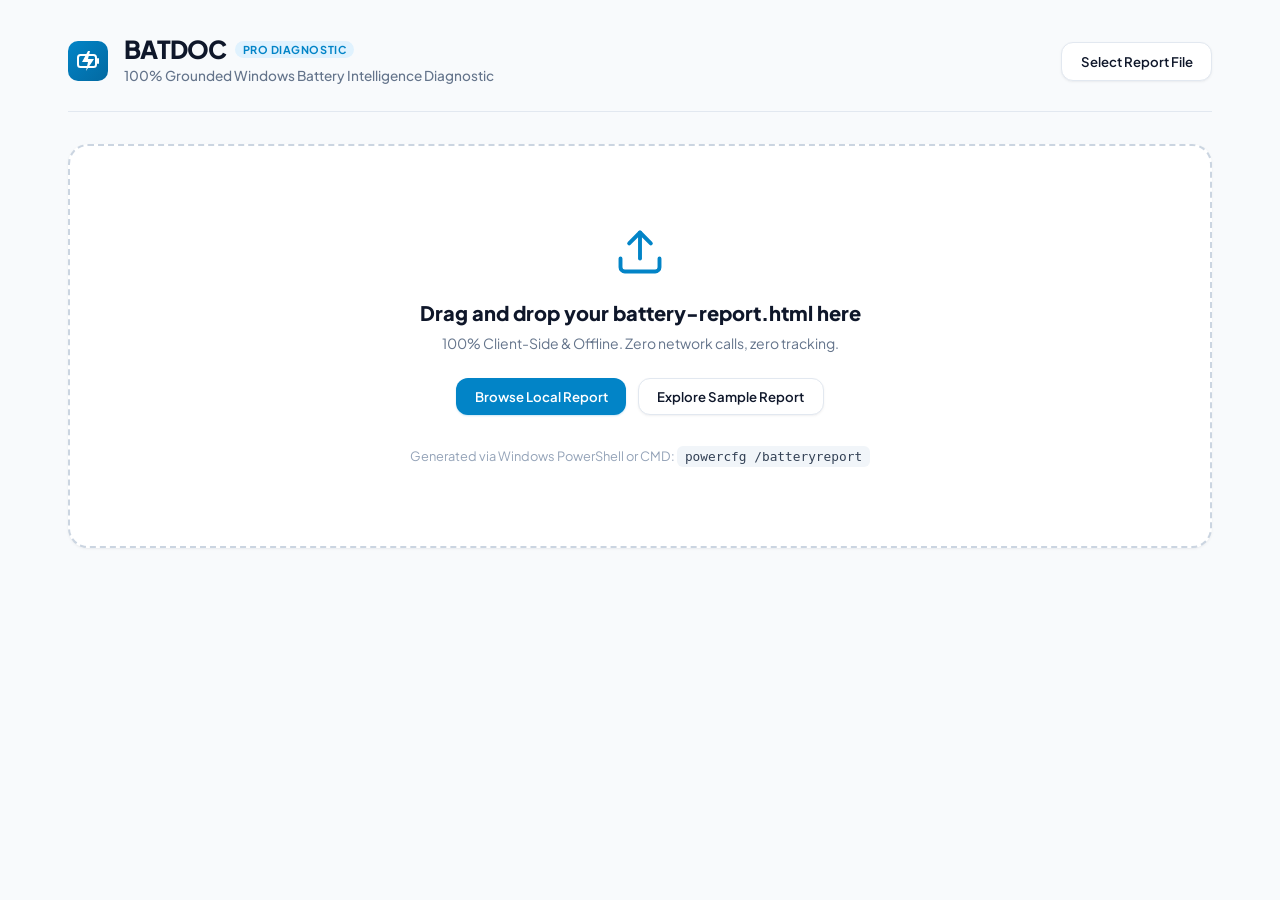
<file: index.html>
<!DOCTYPE html>
<html lang="en">
<head>
  <meta charset="UTF-8">
  <meta name="viewport" content="width=device-width, initial-scale=1.0">
  <title>BATDOC — Battery Intelligence Diagnostic</title>
  <meta name="description" content="100% Grounded Windows Battery Intelligence Diagnostic. Offline, zero-install interactive battery insights.">
  <meta name="theme-color" content="#0284c7">
  <link rel="icon" type="image/svg+xml" href="assets/icon.svg">
  <link rel="manifest" href="manifest.json">
  <link rel="stylesheet" href="src/styles.css">
  <style>
    /* Inline Fallback / Reset */
    * { box-sizing: border-box; margin: 0; padding: 0; }
    body { font-family: 'Plus Jakarta Sans', -apple-system, BlinkMacSystemFont, "Segoe UI", Roboto, sans-serif; background-color: #f8fafc; color: #0f172a; }
  </style>
</head>
<body>
  <div class="container">
    <!-- Header -->
    <header class="app-header">
      <div class="brand">
        <svg width="40" height="40" viewBox="0 0 40 40" fill="none" xmlns="http://www.w3.org/2000/svg">
          <rect width="40" height="40" rx="10" fill="url(#brand_grad)" />
          <rect x="10" y="14" width="18" height="12" rx="2.5" stroke="#ffffff" stroke-width="2" />
          <path d="M30 18V22" stroke="#ffffff" stroke-width="2" stroke-linecap="round" />
          <path d="M20 10L14 21H20L18 30L26 18H20L22 10Z" fill="#ffffff" />
          <defs>
            <linearGradient id="brand_grad" x1="0" y1="0" x2="40" y2="40" gradientUnits="userSpaceOnUse">
              <stop stop-color="#0284c7" />
              <stop offset="1" stop-color="#0369a1" />
            </linearGradient>
          </defs>
        </svg>
        <div>
          <h1 class="brand-title">BATDOC <span class="brand-badge">PRO DIAGNOSTIC</span></h1>
          <p class="brand-tagline">100% Grounded Windows Battery Intelligence Diagnostic</p>
        </div>
      </div>
      <div id="header-actions" class="header-actions no-print">
        <button id="btn-install-pwa" class="btn btn-secondary text-xs" style="display:none;">
          <svg width="14" height="14" viewBox="0 0 24 24" fill="none" stroke="currentColor" stroke-width="2" stroke-linecap="round" stroke-linejoin="round"><rect x="2" y="3" width="20" height="14" rx="2"/><line x1="2" y1="20" x2="22" y2="20"/></svg>
          Install App
        </button>
        <label for="file-input" class="btn btn-secondary text-xs" style="cursor: pointer;">
          Select Report File
          <input type="file" id="file-input" accept=".html,.htm" style="display:none;">
        </label>
      </div>
    </header>

    <!-- Dropzone View (Visible when no data loaded) -->
    <div id="dropzone-view" class="dropzone no-print">
      <div style="display:flex; justify-content:center; margin-bottom:1.25rem;">
        <svg width="52" height="52" viewBox="0 0 24 24" fill="none" stroke="#0284c7" stroke-width="1.8" stroke-linecap="round" stroke-linejoin="round">
          <path d="M21 15v4a2 2 0 0 1-2 2H5a2 2 0 0 1-2-2v-4" />
          <polyline points="17 8 12 3 7 8" /><line x1="12" y1="3" x2="12" y2="15" />
        </svg>
      </div>
      <h2 style="font-size:1.25rem; font-weight:800; color:#0f172a; margin-bottom:0.35rem;">Drag and drop your battery-report.html here</h2>
      <p style="font-size:0.875rem; color:#64748b; margin-bottom:1.5rem;">100% Client-Side & Offline. Zero network calls, zero tracking.</p>
      <div style="display:inline-flex; gap:0.75rem;">
        <button onclick="document.getElementById('file-input').click()" class="btn btn-primary">Browse Local Report</button>
        <button onclick="window.loadSampleReport()" class="btn btn-secondary">Explore Sample Report</button>
      </div>
      <div style="margin-top:2rem; font-size:0.8rem; color:#94a3b8; max-width:480px; margin-left:auto; margin-right:auto;">
        Generated via Windows PowerShell or CMD: <code style="background:#f1f5f9; padding:0.2rem 0.5rem; border-radius:6px; color:#334155;">powercfg /batteryreport</code>
      </div>
    </div>

    <!-- Dashboard View (Populated upon parse) -->
    <main id="dashboard-view" style="display:none;"></main>
  </div>

  <!-- Raw Report Injected Placeholder for 1-Click Batch Execution (Base64 Encoded) -->
  <script id="embedded-report-base64" type="text/plain">__RAW_REPORT_BASE64_PAYLOAD__</script>

  <script type="module">
    import { parseBatteryReport } from './src/parser.js';
    import { analyzeBatteryReport } from './src/analytics.js';
    import { renderDashboard } from './src/ui.js';

    window.switchTab = function(tabId) {
      document.querySelectorAll('.tab-content').forEach(el => el.style.display = 'none');
      document.querySelectorAll('.segmented-btn, .tab-btn').forEach(el => el.classList.remove('active'));
      const target = document.getElementById(tabId);
      if (target) target.style.display = 'block';
      const btns = document.querySelectorAll('.segmented-btn, .tab-btn');
      btns.forEach(btn => {
        if (btn.getAttribute('onclick') && btn.getAttribute('onclick').includes(tabId)) {
          btn.classList.add('active');
        }
      });
    };

    window.decodeBase64Utf8 = function(b64) {
      const binaryString = atob(b64.trim());
      const bytes = new Uint8Array(binaryString.length);
      for (let i = 0; i < binaryString.length; i++) {
        bytes[i] = binaryString.charCodeAt(i);
      }
      return new TextDecoder('utf-8').decode(bytes);
    };

    window.loadReportHTML = function(htmlText) {
      try {
        const data = parseBatteryReport(htmlText);
        const analysis = analyzeBatteryReport(data);
        const dashboardHtml = renderDashboard(data, analysis);

        document.getElementById('dropzone-view').style.display = 'none';
        const dash = document.getElementById('dashboard-view');
        dash.innerHTML = dashboardHtml;
        dash.style.display = 'block';

        // Update header action to clean re-select trigger while preserving install button if present
        const headerActions = document.getElementById('header-actions');
        if (headerActions) {
          const installBtn = document.getElementById('btn-install-pwa');
          const isInstallVisible = installBtn && installBtn.style.display !== 'none';
          
          headerActions.innerHTML = `
            <button id="btn-install-pwa" class="btn btn-secondary text-xs" style="display:${isInstallVisible ? 'inline-flex' : 'none'};">
              <svg width="14" height="14" viewBox="0 0 24 24" fill="none" stroke="currentColor" stroke-width="2" stroke-linecap="round" stroke-linejoin="round"><rect x="2" y="3" width="20" height="14" rx="2"/><line x1="2" y1="20" x2="22" y2="20"/></svg>
              Install App
            </button>
            <label for="file-input-reselect" class="btn btn-secondary" style="cursor: pointer; font-size: 0.8rem; padding: 0.45rem 0.9rem;">
              Analyze Another Report
              <input type="file" id="file-input-reselect" accept=".html,.htm" style="display:none;">
            </label>
          `;
          
          if (window.bindInstallHandler) window.bindInstallHandler();

          document.getElementById('file-input-reselect').addEventListener('change', (e) => {
            const file = e.target.files[0];
            if (file) {
              const reader = new FileReader();
              reader.onload = (event) => window.loadReportHTML(event.target.result);
              reader.readAsText(file);
            }
          });
        }
      } catch (err) {
        alert('Error parsing battery report: ' + err.message);
      }
    };

    window.loadSampleReport = async function() {
      try {
        const resp = await fetch('sample/battery-report.html');
        if (resp.ok) {
          const text = await resp.text();
          window.loadReportHTML(text);
        } else {
          alert('Sample file not found. Please drag and drop your own battery-report.html.');
        }
      } catch (e) {
        alert('Could not fetch sample. Please drop your battery-report.html file.');
      }
    };

    // Auto-load if raw data was injected as Base64 by batch script
    document.addEventListener('DOMContentLoaded', () => {
      const b64Script = document.getElementById('embedded-report-base64');
      if (b64Script && b64Script.textContent.trim().length > 100 && !b64Script.textContent.includes('PAYLOAD')) {
        try {
          const rawHtml = window.decodeBase64Utf8(b64Script.textContent);
          window.loadReportHTML(rawHtml);
        } catch (e) {
          console.error('Failed to decode embedded report data', e);
        }
      }
    });

    // File input handler
    const fileInput = document.getElementById('file-input');
    if (fileInput) {
      fileInput.addEventListener('change', (e) => {
        const file = e.target.files[0];
        if (file) {
          const reader = new FileReader();
          reader.onload = (event) => window.loadReportHTML(event.target.result);
          reader.readAsText(file);
        }
      });
    }

    // Drag and drop handlers
    const dropzone = document.getElementById('dropzone-view');
    ['dragenter', 'dragover'].forEach(name => {
      dropzone.addEventListener(name, (e) => { e.preventDefault(); dropzone.classList.add('drag-active'); });
    });
    ['dragleave', 'drop'].forEach(name => {
      dropzone.addEventListener(name, (e) => { e.preventDefault(); dropzone.classList.remove('drag-active'); });
    });
    dropzone.addEventListener('drop', (e) => {
      const file = e.dataTransfer.files[0];
      if (file) {
        const reader = new FileReader();
        reader.onload = (event) => window.loadReportHTML(event.target.result);
        reader.readAsText(file);
      }
    });

    // PWA Service Worker Registration
    if ('serviceWorker' in navigator) {
      window.addEventListener('load', () => {
        navigator.serviceWorker.register('./sw.js').catch((err) => {
          console.log('SW registration error:', err);
        });
      });
    }

    // PWA Install Prompt Handler
    let deferredPrompt = null;
    window.bindInstallHandler = function() {
      const installBtn = document.getElementById('btn-install-pwa');
      if (!installBtn) return;
      if (deferredPrompt) {
        installBtn.style.display = 'inline-flex';
        installBtn.onclick = async () => {
          installBtn.style.display = 'none';
          deferredPrompt.prompt();
          const { outcome } = await deferredPrompt.userChoice;
          if (outcome === 'accepted') {
            console.log('PWA installation accepted');
          }
          deferredPrompt = null;
        };
      }
    };

    window.addEventListener('beforeinstallprompt', (e) => {
      e.preventDefault();
      deferredPrompt = e;
      window.bindInstallHandler();
    });
  </script>
</body>
</html>
</file>
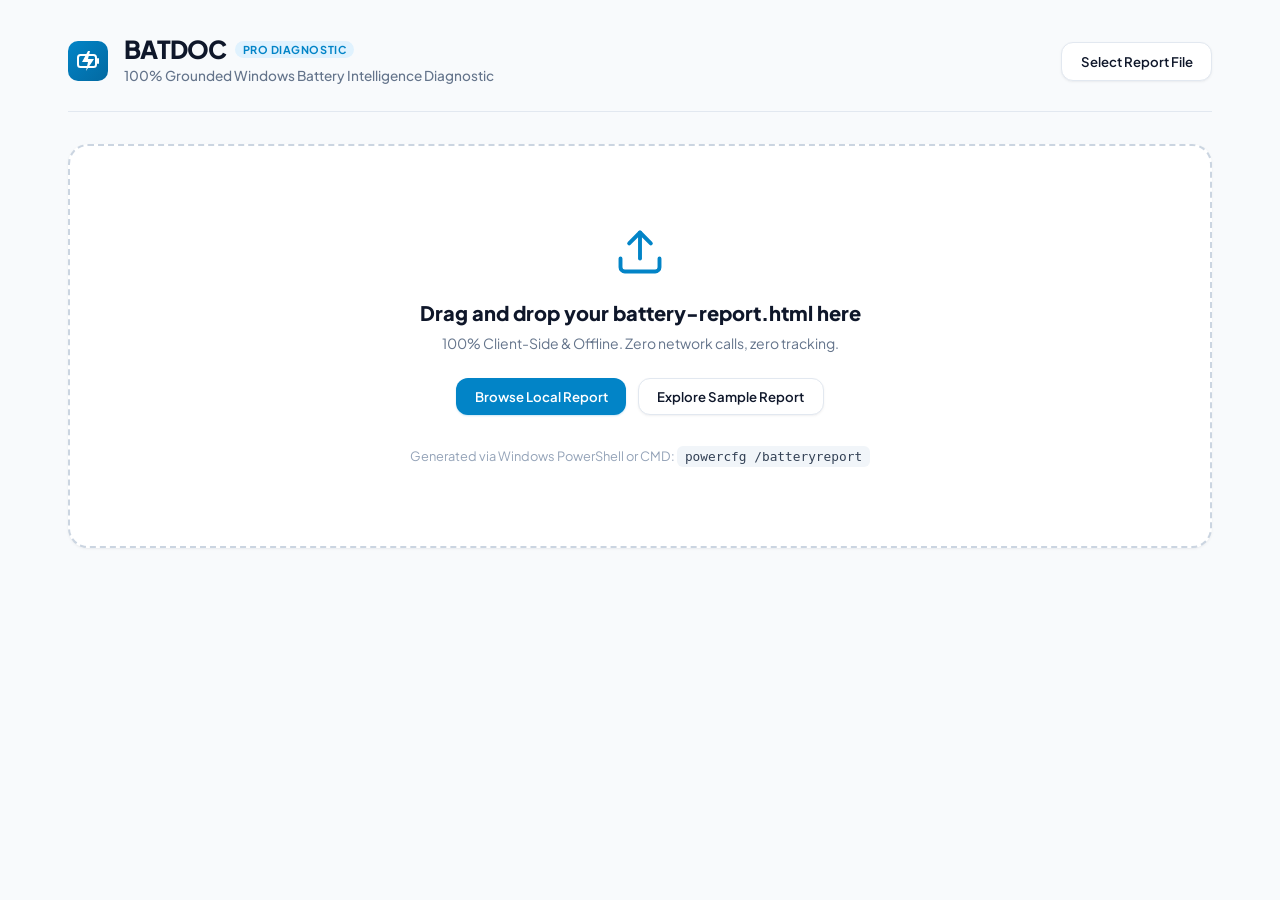
<file: batdoc-standalone.html>
<!DOCTYPE html>
<html lang="en">
<head>
  <meta charset="UTF-8">
  <meta name="viewport" content="width=device-width, initial-scale=1.0">
  <title>BATDOC — Battery Intelligence Diagnostic</title>
  <meta name="description" content="100% Grounded Windows Battery Intelligence Diagnostic. Offline, zero-install interactive battery insights.">
  <meta name="theme-color" content="#0284c7">
  <link rel="icon" type="image/svg+xml" href="assets/icon.svg">
  <link rel="manifest" href="manifest.json">
  
  <style>
/* BATDOC Executive Light Design System */
@import url('https://fonts.googleapis.com/css2?family=Plus+Jakarta+Sans:wght@400;500;600;700;800&display=swap');

:root {
  --font-sans: 'Plus Jakarta Sans', -apple-system, BlinkMacSystemFont, "Segoe UI", Roboto, sans-serif;
  
  /* Surfaces */
  --bg-page: #f8fafc;
  --bg-card: #ffffff;
  --bg-card-subtle: #f8fafc;
  --bg-input: #f1f5f9;
  --bg-hover: #f1f5f9;
  
  /* Borders */
  --border-light: #e2e8f0;
  --border-subtle: #edf2f7;
  --border-strong: #cbd5e1;
  
  /* Typography */
  --text-primary: #0f172a;
  --text-secondary: #475569;
  --text-muted: #64748b;
  --text-subtle: #94a3b8;
  
  /* Brand / Accents */
  --brand-primary: #0284c7;
  --brand-primary-hover: #0369a1;
  --brand-primary-light: #e0f2fe;
  
  --emerald-500: #10b981;
  --emerald-600: #059669;
  --emerald-50: #ecfdf5;
  --emerald-100: #d1fae5;
  
  --amber-500: #f59e0b;
  --amber-600: #d97706;
  --amber-50: #fffbeb;
  --amber-100: #fef3c7;
  
  --rose-500: #f43f5e;
  --rose-600: #e11d48;
  --rose-50: #fff1f2;
  --rose-100: #ffe4e6;

  /* Shadows */
  --shadow-card: 0 1px 3px 0 rgba(15, 23, 42, 0.05), 0 1px 2px -1px rgba(15, 23, 42, 0.05);
  --shadow-card-hover: 0 10px 15px -3px rgba(15, 23, 42, 0.07), 0 4px 6px -4px rgba(15, 23, 42, 0.04);
  --shadow-float: 0 20px 25px -5px rgba(15, 23, 42, 0.08), 0 8px 10px -6px rgba(15, 23, 42, 0.04);

  --radius-sm: 8px;
  --radius-md: 12px;
  --radius-lg: 16px;
  --radius-xl: 20px;
  --radius-full: 9999px;
}

* {
  box-sizing: border-box;
  margin: 0;
  padding: 0;
}

body {
  font-family: var(--font-sans);
  background-color: var(--bg-page);
  color: var(--text-primary);
  line-height: 1.5;
  -webkit-font-smoothing: antialiased;
}

.container {
  max-width: 1200px;
  margin: 0 auto;
  padding: 2.25rem 1.75rem;
}

/* App Header */
.app-header {
  display: flex;
  justify-content: space-between;
  align-items: center;
  margin-bottom: 2rem;
  padding-bottom: 1.5rem;
  border-bottom: 1px solid var(--border-light);
}

.brand {
  display: flex;
  align-items: center;
  gap: 1rem;
}

.brand-title {
  font-size: 1.55rem;
  font-weight: 800;
  letter-spacing: -0.03em;
  color: var(--text-primary);
  line-height: 1.1;
  display: flex;
  align-items: center;
}

.brand-badge {
  font-size: 0.68rem;
  font-weight: 700;
  background: var(--brand-primary-light);
  color: var(--brand-primary);
  padding: 0.15rem 0.5rem;
  border-radius: var(--radius-full);
  margin-left: 0.5rem;
  letter-spacing: 0.05em;
  text-transform: uppercase;
}

.brand-tagline {
  font-size: 0.85rem;
  color: var(--text-muted);
  font-weight: 500;
  margin-top: 0.2rem;
}

/* Header Action Buttons */
.header-actions {
  display: flex;
  align-items: center;
  gap: 0.75rem;
}

.btn {
  display: inline-flex;
  align-items: center;
  justify-content: center;
  gap: 0.5rem;
  padding: 0.55rem 1.15rem;
  font-size: 0.825rem;
  font-weight: 600;
  font-family: var(--font-sans);
  border-radius: var(--radius-md);
  cursor: pointer;
  border: none;
  text-decoration: none;
  transition: all 0.15s ease;
}

.btn-primary {
  background: var(--brand-primary);
  color: white;
  box-shadow: 0 1px 2px rgba(2, 132, 199, 0.2);
}

.btn-primary:hover {
  background: var(--brand-primary-hover);
  transform: translateY(-1px);
}

.btn-secondary {
  background: white;
  color: var(--text-primary);
  border: 1px solid var(--border-light);
  box-shadow: var(--shadow-card);
}

.btn-secondary:hover {
  background: var(--bg-hover);
  border-color: var(--border-strong);
}

/* Hardware Spec Banner */
.spec-banner {
  background: white;
  border: 1px solid var(--border-light);
  border-radius: var(--radius-xl);
  padding: 1.5rem 1.75rem;
  margin-bottom: 2rem;
  box-shadow: var(--shadow-card);
  display: flex;
  flex-wrap: wrap;
  align-items: center;
  justify-content: space-between;
  gap: 1.5rem;
}

.spec-primary {
  display: flex;
  align-items: center;
  gap: 1.25rem;
}

.spec-device-icon {
  width: 52px;
  height: 52px;
  background: #f0f9ff;
  border: 1px solid #bae6fd;
  border-radius: var(--radius-lg);
  display: flex;
  align-items: center;
  justify-content: center;
  color: var(--brand-primary);
  flex-shrink: 0;
}

.spec-title-area .eyebrow {
  font-size: 0.7rem;
  font-weight: 700;
  color: var(--brand-primary);
  text-transform: uppercase;
  letter-spacing: 0.08em;
}

.spec-title-area h2 {
  font-size: 1.35rem;
  font-weight: 800;
  color: var(--text-primary);
  letter-spacing: -0.02em;
  margin: 0.1rem 0;
}

.spec-title-area .sub {
  font-size: 0.8rem;
  color: var(--text-muted);
}

.spec-metrics {
  display: flex;
  align-items: center;
  gap: 1.75rem;
  flex-wrap: wrap;
}

.spec-metric-item {
  display: flex;
  flex-direction: column;
}

.spec-metric-item .label {
  font-size: 0.7rem;
  font-weight: 600;
  color: var(--text-subtle);
  text-transform: uppercase;
  letter-spacing: 0.05em;
}

.spec-metric-item .val {
  font-size: 0.9rem;
  font-weight: 700;
  color: var(--text-primary);
  margin-top: 0.15rem;
}

/* Modern Segmented Control Navigation */
.segmented-nav-wrap {
  display: flex;
  margin-bottom: 2rem;
}

.segmented-nav {
  display: inline-flex;
  background: #e2e8f0;
  padding: 0.35rem;
  border-radius: var(--radius-xl);
  gap: 0.35rem;
}

.segmented-btn {
  display: inline-flex;
  align-items: center;
  gap: 0.55rem;
  padding: 0.55rem 1.25rem;
  font-size: 0.85rem;
  font-weight: 600;
  font-family: var(--font-sans);
  color: var(--text-secondary);
  border: none;
  background: transparent;
  border-radius: var(--radius-lg);
  cursor: pointer;
  transition: all 0.2s cubic-bezier(0.16, 1, 0.3, 1);
}

.segmented-btn:hover {
  color: var(--text-primary);
}

.segmented-btn.active {
  background: white;
  color: var(--text-primary);
  box-shadow: 0 2px 5px rgba(15, 23, 42, 0.08);
  font-weight: 700;
}

/* Dashboard Cards */
.card {
  background: var(--bg-card);
  border: 1px solid var(--border-light);
  border-radius: var(--radius-xl);
  padding: 1.75rem;
  box-shadow: var(--shadow-card);
  transition: all 0.2s ease;
  position: relative;
}

.card:hover {
  box-shadow: var(--shadow-card-hover);
  border-color: #cbd5e1;
}

.card-header {
  display: flex;
  justify-content: space-between;
  align-items: flex-start;
  margin-bottom: 1.25rem;
}

.card-title {
  font-size: 1.05rem;
  font-weight: 800;
  color: var(--text-primary);
  letter-spacing: -0.01em;
}

.card-subtitle {
  font-size: 0.8rem;
  color: var(--text-muted);
  margin-top: 0.15rem;
}

.grid-3 {
  display: grid;
  grid-template-columns: repeat(auto-fit, minmax(330px, 1fr));
  gap: 1.5rem;
  margin-bottom: 1.75rem;
}

.grid-2 {
  display: grid;
  grid-template-columns: repeat(auto-fit, minmax(480px, 1fr));
  gap: 1.5rem;
  margin-bottom: 1.75rem;
}

/* Health Gauge Card Layout - Completely Solid & Overflow-Free */
.gauge-hero-container {
  display: flex;
  align-items: center;
  gap: 1.5rem;
  margin: 1.25rem 0 1.5rem 0;
}

.gauge-svg-wrap {
  flex-shrink: 0;
  position: relative;
  width: 140px;
  height: 140px;
  min-width: 140px;
  min-height: 140px;
  display: flex;
  align-items: center;
  justify-content: center;
}

.gauge-ring-svg {
  transform: rotate(-90deg);
  display: block;
}

.gauge-center-text {
  position: absolute;
  top: 50%;
  left: 50%;
  transform: translate(-50%, -50%);
  display: flex;
  flex-direction: column;
  align-items: center;
  justify-content: center;
  text-align: center;
  pointer-events: none;
  width: 100%;
}

.gauge-pct {
  font-size: 1.85rem;
  font-weight: 800;
  color: var(--text-primary);
  line-height: 1;
  letter-spacing: -0.03em;
}

.gauge-grade-badge {
  font-size: 0.72rem;
  font-weight: 700;
  padding: 0.2rem 0.65rem;
  border-radius: var(--radius-full);
  margin-top: 0.35rem;
  letter-spacing: 0.03em;
  text-transform: uppercase;
  display: inline-block;
}

.gauge-details-wrap {
  display: flex;
  flex-direction: column;
  gap: 0.45rem;
  flex: 1;
}

.gauge-verdict-title {
  font-size: 0.95rem;
  font-weight: 800;
  color: var(--text-primary);
  line-height: 1.35;
}

.gauge-loss-tag {
  display: inline-flex;
  align-items: center;
  gap: 0.4rem;
  font-size: 0.8rem;
  font-weight: 700;
  color: var(--rose-600);
  background: var(--rose-50);
  border: 1px solid var(--rose-100);
  padding: 0.25rem 0.6rem;
  border-radius: var(--radius-sm);
  width: fit-content;
}

.gauge-verdict-desc {
  font-size: 0.78rem;
  color: var(--text-muted);
  line-height: 1.45;
}

.stat-metric-boxes {
  display: grid;
  grid-template-columns: 1fr 1fr;
  gap: 0.75rem;
  padding-top: 1.25rem;
  border-top: 1px solid var(--border-light);
  margin-top: 1rem;
}

.stat-box {
  background: var(--bg-card-subtle);
  border: 1px solid var(--border-light);
  border-radius: var(--radius-md);
  padding: 0.75rem 1rem;
}

.stat-box .box-label {
  font-size: 0.68rem;
  font-weight: 700;
  color: var(--text-muted);
  text-transform: uppercase;
  letter-spacing: 0.05em;
  display: block;
}

.stat-box .box-value {
  font-size: 1.05rem;
  font-weight: 800;
  color: var(--text-primary);
  margin-top: 0.2rem;
  display: block;
}

.stat-box .box-value .unit {
  font-size: 0.75rem;
  font-weight: 600;
  color: var(--text-muted);
}

.card-footer-meta {
  display: flex;
  justify-content: space-between;
  align-items: center;
  font-size: 0.75rem;
  color: var(--text-muted);
  margin-top: 0.85rem;
  padding-top: 0.65rem;
  border-top: 1px dashed var(--border-light);
}

/* Card 2: Runtime Progress Bar */
.runtime-card-body {
  display: flex;
  flex-direction: column;
  gap: 1rem;
  margin-top: 0.5rem;
}

.runtime-row {
  display: flex;
  flex-direction: column;
  gap: 0.4rem;
}

.runtime-label-row {
  display: flex;
  justify-content: space-between;
  align-items: center;
  font-size: 0.825rem;
}

.runtime-type {
  font-weight: 600;
  color: var(--text-secondary);
}

.runtime-val {
  font-weight: 800;
  color: var(--text-primary);
  font-size: 0.95rem;
}

.progress-track {
  width: 100%;
  height: 10px;
  background: var(--bg-input);
  border-radius: var(--radius-full);
  overflow: hidden;
}

.progress-fill {
  height: 100%;
  border-radius: var(--radius-full);
  transition: width 0.8s ease;
}

.progress-fill-original {
  background: linear-gradient(90deg, #0284c7, #38bdf8);
}

.progress-fill-current {
  background: linear-gradient(90deg, #f59e0b, #fbbf24);
}

.runtime-delta-box {
  display: flex;
  align-items: center;
  justify-content: space-between;
  background: var(--rose-50);
  border: 1px solid var(--rose-100);
  border-radius: var(--radius-md);
  padding: 0.75rem 1rem;
  margin-top: 0.5rem;
}

.delta-badge {
  font-size: 0.75rem;
  font-weight: 800;
  color: var(--rose-600);
  background: white;
  padding: 0.2rem 0.6rem;
  border-radius: var(--radius-sm);
  box-shadow: 0 1px 2px rgba(225, 29, 72, 0.1);
}

.delta-text {
  font-size: 0.8rem;
  color: #9f1239;
  font-weight: 600;
}

/* Card 3: Standby Vampire Drain */
.standby-status-row {
  display: flex;
  align-items: center;
  justify-content: space-between;
  margin: 0.75rem 0 1rem 0;
  padding: 0.85rem 1rem;
  background: var(--bg-card-subtle);
  border-radius: var(--radius-md);
  border: 1px solid var(--border-light);
}

.standby-rate-display {
  display: flex;
  align-items: center;
  gap: 0.75rem;
}

.standby-rate-num {
  font-size: 1.35rem;
  font-weight: 800;
  color: var(--text-primary);
}

.standby-rate-num .unit {
  font-size: 0.8rem;
  font-weight: 600;
  color: var(--text-muted);
}

.standby-desc {
  font-size: 0.8rem;
  color: var(--text-secondary);
  line-height: 1.45;
  margin-bottom: 1rem;
}

.incident-summary-box {
  background: white;
  border: 1px solid var(--border-light);
  border-radius: var(--radius-md);
  padding: 0.85rem 1rem;
}

.incident-label {
  font-size: 0.68rem;
  font-weight: 700;
  color: var(--text-muted);
  text-transform: uppercase;
  letter-spacing: 0.05em;
  display: block;
  margin-bottom: 0.35rem;
}

.incident-value {
  font-size: 0.825rem;
  color: var(--text-primary);
  font-weight: 500;
}

.text-danger {
  color: var(--rose-600);
  font-weight: 700;
}

.rate-sub {
  font-size: 0.75rem;
  color: var(--text-muted);
}

/* Habits & Persona Card */
.habit-persona-row {
  display: flex;
  align-items: center;
  justify-content: space-between;
  margin-bottom: 1rem;
}

.persona-label {
  font-size: 0.85rem;
  font-weight: 600;
  color: var(--text-secondary);
}

.persona-tag {
  font-size: 0.85rem;
  font-weight: 800;
  color: var(--brand-primary);
  background: var(--brand-primary-light);
  padding: 0.25rem 0.75rem;
  border-radius: var(--radius-full);
}

.habit-bar-track {
  width: 100%;
  height: 14px;
  background: var(--bg-input);
  border-radius: var(--radius-full);
  overflow: hidden;
  display: flex;
  margin-bottom: 1rem;
}

.habit-bar-ac {
  background: var(--brand-primary);
  height: 100%;
  transition: width 0.8s ease;
}

.habit-bar-dc {
  background: var(--emerald-500);
  height: 100%;
  transition: width 0.8s ease;
}

.habit-legend {
  display: flex;
  justify-content: space-between;
  font-size: 0.8rem;
  color: var(--text-muted);
}

.legend-item {
  display: flex;
  align-items: center;
  gap: 0.5rem;
}

.legend-dot {
  width: 9px;
  height: 9px;
  border-radius: 50%;
  display: inline-block;
}

.dot-ac {
  background: var(--brand-primary);
}

.dot-dc {
  background: var(--emerald-500);
}

/* Care Guide Card */
.recommendations-list {
  display: flex;
  flex-direction: column;
  gap: 0.85rem;
}

.rec-card {
  padding: 0.9rem 1.1rem;
  border-radius: var(--radius-md);
  border: 1px solid var(--border-light);
  font-size: 0.8rem;
  transition: all 0.15s ease;
}

.rec-header {
  display: flex;
  align-items: center;
  gap: 0.5rem;
  font-weight: 800;
  margin-bottom: 0.35rem;
}

.rec-icon {
  display: inline-flex;
  align-items: center;
}

.rec-title {
  font-size: 0.85rem;
  font-weight: 800;
}

.rec-desc {
  margin-bottom: 0.5rem;
  line-height: 1.45;
  color: var(--text-secondary);
}

.rec-action {
  font-size: 0.8rem;
  font-weight: 600;
  color: var(--text-primary);
  padding-top: 0.4rem;
  border-top: 1px dashed rgba(0, 0, 0, 0.08);
}

.rec-action-label {
  font-weight: 800;
  text-transform: uppercase;
  font-size: 0.7rem;
  letter-spacing: 0.04em;
}

.rec-critical {
  background: var(--rose-50);
  border-color: #fecdd3;
  color: #881337;
}

.rec-warning {
  background: var(--amber-50);
  border-color: #fde68a;
  color: #78350f;
}

.rec-tip {
  background: #f0f9ff;
  border-color: #bae6fd;
  color: #0c4a6e;
}

/* Chart Styles */
.chart-wrapper {
  width: 100%;
  overflow-x: auto;
}

.chart-svg {
  width: 100%;
  height: auto;
  max-width: 100%;
  display: block;
}

.chart-empty-state {
  padding: 3rem 1rem;
  text-align: center;
  color: var(--text-subtle);
  font-size: 0.85rem;
}

/* Proof Pill (Truth-Grounding) */
.proof-pill {
  font-size: 0.68rem;
  font-weight: 700;
  color: var(--brand-primary);
  background: #f0f9ff;
  border: 1px solid #bae6fd;
  border-radius: var(--radius-sm);
  padding: 0.2rem 0.55rem;
  cursor: help;
  display: inline-flex;
  align-items: center;
  gap: 0.25rem;
  text-transform: uppercase;
  letter-spacing: 0.05em;
  transition: all 0.15s ease;
}

.proof-pill:hover {
  background: #e0f2fe;
  border-color: var(--brand-primary);
}

/* Badges */
.badge {
  display: inline-flex;
  align-items: center;
  padding: 0.25rem 0.75rem;
  border-radius: var(--radius-full);
  font-size: 0.75rem;
  font-weight: 700;
  letter-spacing: 0.02em;
}

.badge-pristine { background: var(--emerald-50); color: var(--emerald-600); border: 1px solid var(--emerald-100); }
.badge-excellent { background: var(--brand-primary-light); color: var(--brand-primary); }
.badge-good { background: var(--emerald-50); color: var(--emerald-600); border: 1px solid var(--emerald-100); }
.badge-moderate { background: var(--amber-50); color: var(--amber-600); border: 1px solid var(--amber-100); }
.badge-degraded { background: var(--rose-50); color: var(--rose-600); border: 1px solid var(--rose-100); }
.badge-critical { background: #ffe4e6; color: #9f1239; }

/* Tables */
.table-container {
  width: 100%;
  overflow-x: auto;
  border: 1px solid var(--border-light);
  border-radius: var(--radius-lg);
  background: white;
}

.data-table {
  width: 100%;
  border-collapse: collapse;
  text-align: left;
  font-size: 0.85rem;
}

.data-table th {
  background: #f8fafc;
  padding: 0.85rem 1.25rem;
  font-weight: 700;
  color: var(--text-muted);
  border-bottom: 1px solid var(--border-light);
  text-transform: uppercase;
  font-size: 0.7rem;
  letter-spacing: 0.06em;
}

.data-table td {
  padding: 0.9rem 1.25rem;
  border-bottom: 1px solid var(--border-subtle);
  color: var(--text-primary);
}

.data-table tr:last-child td {
  border-bottom: none;
}

.data-table tr:hover td {
  background-color: var(--bg-hover);
}

/* Certificate View */
.certificate-frame {
  background: white;
  border: 2px solid var(--border-light);
  border-radius: var(--radius-xl);
  padding: 3.5rem;
  position: relative;
  box-shadow: var(--shadow-float);
}

.certificate-watermark {
  position: absolute;
  top: 50%;
  left: 50%;
  transform: translate(-50%, -50%) rotate(-25deg);
  font-size: 6.5rem;
  font-weight: 900;
  color: rgba(2, 132, 199, 0.035);
  pointer-events: none;
  user-select: none;
  letter-spacing: 0.12em;
}

.cert-header {
  display: flex;
  justify-content: space-between;
  align-items: flex-start;
  border-bottom: 1px solid var(--border-light);
  padding-bottom: 1.5rem;
  margin-bottom: 2rem;
}

.cert-title h2 {
  font-size: 1.6rem;
  font-weight: 800;
  color: var(--text-primary);
  letter-spacing: -0.02em;
}

.cert-title p {
  font-size: 0.825rem;
  color: var(--text-muted);
  margin-top: 0.2rem;
}

.cert-table {
  width: 100%;
  border-collapse: collapse;
}

.cert-table tr {
  border-bottom: 1px solid var(--border-light);
}

.cert-table td {
  padding: 0.6rem 0;
  font-size: 0.85rem;
}

.cert-table td.cert-label {
  color: var(--text-muted);
  width: 45%;
}

.cert-table td.cert-val {
  font-weight: 700;
  color: var(--text-primary);
  text-align: right;
}

/* Dropzone */
.dropzone {
  border: 2px dashed #cbd5e1;
  background: #ffffff;
  border-radius: var(--radius-xl);
  padding: 5rem 2rem;
  text-align: center;
  cursor: pointer;
  transition: all 0.2s ease;
  margin-bottom: 2rem;
  box-shadow: var(--shadow-card);
}

.dropzone:hover, .dropzone.drag-active {
  border-color: var(--brand-primary);
  background: #f0f9ff;
  box-shadow: 0 12px 28px rgba(2, 132, 199, 0.12);
}

.mb-6 { margin-bottom: 1.5rem; }
.text-right { text-align: right; }

@media print {
  body { background: white; }
  .no-print { display: none !important; }
  .card { box-shadow: none !important; border: 1px solid #ddd; }
  .certificate-frame { border: none; box-shadow: none; padding: 1rem; }
}

</style>
</head>
<body>
  <div class="container">
    <!-- Header -->
    <header class="app-header">
      <div class="brand">
        <svg width="40" height="40" viewBox="0 0 40 40" fill="none" xmlns="http://www.w3.org/2000/svg">
          <rect width="40" height="40" rx="10" fill="url(#brand_grad)" />
          <rect x="10" y="14" width="18" height="12" rx="2.5" stroke="#ffffff" stroke-width="2" />
          <path d="M30 18V22" stroke="#ffffff" stroke-width="2" stroke-linecap="round" />
          <path d="M20 10L14 21H20L18 30L26 18H20L22 10Z" fill="#ffffff" />
          <defs>
            <linearGradient id="brand_grad" x1="0" y1="0" x2="40" y2="40" gradientUnits="userSpaceOnUse">
              <stop stop-color="#0284c7" />
              <stop offset="1" stop-color="#0369a1" />
            </linearGradient>
          </defs>
        </svg>
        <div>
          <h1 class="brand-title">BATDOC <span class="brand-badge">PRO DIAGNOSTIC</span></h1>
          <p class="brand-tagline">100% Grounded Windows Battery Intelligence Diagnostic</p>
        </div>
      </div>
      <div id="header-actions" class="header-actions no-print">
        <button id="btn-install-pwa" class="btn btn-secondary text-xs" style="display:none;">
          <svg width="14" height="14" viewBox="0 0 24 24" fill="none" stroke="currentColor" stroke-width="2" stroke-linecap="round" stroke-linejoin="round"><rect x="2" y="3" width="20" height="14" rx="2"/><line x1="2" y1="20" x2="22" y2="20"/></svg>
          Install App
        </button>
        <label for="file-input" class="btn btn-secondary text-xs" style="cursor: pointer;">
          Select Report File
          <input type="file" id="file-input" accept=".html,.htm" style="display:none;">
        </label>
      </div>
    </header>

    <!-- Dropzone View (Visible when no data loaded) -->
    <div id="dropzone-view" class="dropzone no-print">
      <div style="display:flex; justify-content:center; margin-bottom:1.25rem;">
        <svg width="52" height="52" viewBox="0 0 24 24" fill="none" stroke="#0284c7" stroke-width="1.8" stroke-linecap="round" stroke-linejoin="round">
          <path d="M21 15v4a2 2 0 0 1-2 2H5a2 2 0 0 1-2-2v-4" />
          <polyline points="17 8 12 3 7 8" /><line x1="12" y1="3" x2="12" y2="15" />
        </svg>
      </div>
      <h2 style="font-size:1.25rem; font-weight:800; color:#0f172a; margin-bottom:0.35rem;">Drag and drop your battery-report.html here</h2>
      <p style="font-size:0.875rem; color:#64748b; margin-bottom:1.5rem;">100% Client-Side & Offline. Zero network calls, zero tracking.</p>
      <div style="display:inline-flex; gap:0.75rem;">
        <button onclick="document.getElementById('file-input').click()" class="btn btn-primary">Browse Local Report</button>
        <button onclick="window.loadSampleReport()" class="btn btn-secondary">Explore Sample Report</button>
      </div>
      <div style="margin-top:2rem; font-size:0.8rem; color:#94a3b8; max-width:480px; margin-left:auto; margin-right:auto;">
        Generated via Windows PowerShell or CMD: <code style="background:#f1f5f9; padding:0.2rem 0.5rem; border-radius:6px; color:#334155;">powercfg /batteryreport</code>
      </div>
    </div>

    <!-- Dashboard View (Populated upon parse) -->
    <main id="dashboard-view" style="display:none;"></main>
  </div>

  <!-- Raw Report Injected Placeholder for 1-Click Batch Execution (Base64 Encoded) -->
  <script id="embedded-report-base64" type="text/plain">__RAW_REPORT_BASE64_PAYLOAD__</script>

  <script>
// --- FORMATTERS ---

/**
 * VoltLens Humanized Formatting Utilities
 * Converts raw machine timestamps and hex-like durations into conversational human language.
 */

const MONTHS_SHORT = ['Jan', 'Feb', 'Mar', 'Apr', 'May', 'Jun', 'Jul', 'Aug', 'Sep', 'Oct', 'Nov', 'Dec'];
const MONTHS_FULL = [
  'January', 'February', 'March', 'April', 'May', 'June',
  'July', 'August', 'September', 'October', 'November', 'December'
];

function formatHumanDate(rawDateStr) {
  if (!rawDateStr || rawDateStr === '-') return 'N/A';
  const clean = rawDateStr.trim();

  // Range format: "2024-01-22 - 2024-02-05"
  if (clean.includes(' - ')) {
    const parts = clean.split(' - ');
    return `${formatSingleDate(parts[0], false)} – ${formatSingleDate(parts[1], true)}`;
  }

  // Single date with or without time: "2026-11-11 11:45:14" or "2026-11-11"
  return formatSingleDate(clean, true);
}

function formatSingleDate(str, includeYear) {
  if (!str) return '';
  const match = str.match(/(\d{4})-(\d{2})-(\d{2})(?:[ T](\d{2}):(\d{2})(?::(\d{2}))?)?/);
  if (!match) return str;

  const year = match[1];
  const monthIdx = parseInt(match[2], 10) - 1;
  const day = parseInt(match[3], 10);
  const monthName = MONTHS_SHORT[monthIdx] || match[2];

  let result = `${monthName} ${day}`;
  if (includeYear) result += `, ${year}`;

  if (match[4] && match[5]) {
    let hours = parseInt(match[4], 10);
    const mins = match[5];
    const ampm = hours >= 12 ? 'PM' : 'AM';
    hours = hours % 12 || 12;
    result += ` at ${hours}:${mins} ${ampm}`;
  }

  return result;
}

function formatHumanDuration(hmsOrHours) {
  if (!hmsOrHours || hmsOrHours === '-') return 'N/A';

  // If already a number (decimal hours like 3.5)
  if (typeof hmsOrHours === 'number') {
    const totalMinutes = Math.round(hmsOrHours * 60);
    const hrs = Math.floor(totalMinutes / 60);
    const mins = totalMinutes % 60;
    if (hrs === 0) return `${mins} mins`;
    if (mins === 0) return `${hrs} hr${hrs > 1 ? 's' : ''}`;
    return `${hrs} hr${hrs > 1 ? 's' : ''} ${mins} mins`;
  }

  // If "H:MM:SS" or "HH:MM:SS"
  const parts = hmsOrHours.split(':').map(p => parseInt(p, 10));
  if (parts.length === 3 && !parts.some(isNaN)) {
    const hrs = parts[0];
    const mins = parts[1];
    if (hrs === 0) return `${mins} mins`;
    if (mins === 0) return `${hrs} hr${hrs > 1 ? 's' : ''}`;
    return `${hrs} hr${hrs > 1 ? 's' : ''} ${mins} min${mins > 1 ? 's' : ''}`;
  }

  return hmsOrHours;
}

function formatRelativeTime(dateStr) {
  if (!dateStr) return '';
  const match = dateStr.match(/(\d{4})-(\d{2})-(\d{2})/);
  if (!match) return '';

  const past = new Date(parseInt(match[1], 10), parseInt(match[2], 10) - 1, parseInt(match[3], 10));
  const now = new Date();
  const diffDays = Math.round((now - past) / (1000 * 3600 * 24));

  if (diffDays <= 0) return 'Today';
  if (diffDays === 1) return 'Yesterday';
  if (diffDays < 30) return `${diffDays} days ago`;
  const diffMonths = Math.round(diffDays / 30.4);
  if (diffMonths < 12) return `${diffMonths} month${diffMonths > 1 ? 's' : ''} ago`;
  const diffYears = (diffDays / 365.25).toFixed(1);
  return `${diffYears} years ago`;
}


// --- ICONS ---

/**
 * BATDOC Vector SVG Icon System
 * 100% immune to character encoding/mojibake issues. Crisp, modern, executive.
 */

const ICONS = {
  LOGO: `
    <svg width="40" height="40" viewBox="0 0 40 40" fill="none" xmlns="http://www.w3.org/2000/svg">
      <rect width="40" height="40" rx="10" fill="url(#logo_grad)" />
      <!-- Battery Body -->
      <rect x="10" y="14" width="18" height="12" rx="2.5" stroke="#ffffff" stroke-width="2" />
      <path d="M30 18V22" stroke="#ffffff" stroke-width="2" stroke-linecap="round" />
      <!-- High-Voltage Energy Bolt -->
      <path d="M20 10L14 21H20L18 30L26 18H20L22 10Z" fill="#ffffff" />
      <defs>
        <linearGradient id="logo_grad" x1="0" y1="0" x2="40" y2="40" gradientUnits="userSpaceOnUse">
          <stop stop-color="#0284c7" />
          <stop offset="1" stop-color="#0369a1" />
        </linearGradient>
      </defs>
    </svg>
  `,

  LAPTOP: `
    <svg width="24" height="24" viewBox="0 0 24 24" fill="none" stroke="currentColor" stroke-width="2" stroke-linecap="round" stroke-linejoin="round">
      <rect x="2" y="3" width="20" height="14" rx="2" ry="2" />
      <line x1="2" y1="20" x2="22" y2="20" />
    </svg>
  `,

  DASHBOARD: `
    <svg width="18" height="18" viewBox="0 0 24 24" fill="none" stroke="currentColor" stroke-width="2" stroke-linecap="round" stroke-linejoin="round">
      <rect x="3" y="3" width="7" height="9" /><rect x="14" y="3" width="7" height="5" />
      <rect x="14" y="12" width="7" height="9" /><rect x="3" y="16" width="7" height="5" />
    </svg>
  `,

  TRAJECTORY: `
    <svg width="18" height="18" viewBox="0 0 24 24" fill="none" stroke="currentColor" stroke-width="2" stroke-linecap="round" stroke-linejoin="round">
      <polyline points="22 12 18 12 15 21 9 3 6 12 2 12" />
    </svg>
  `,

  STANDBY: `
    <svg width="18" height="18" viewBox="0 0 24 24" fill="none" stroke="currentColor" stroke-width="2" stroke-linecap="round" stroke-linejoin="round">
      <path d="M21 12.79A9 9 0 1 1 11.21 3 7 7 0 0 0 21 12.79z" />
    </svg>
  `,

  CERTIFICATE: `
    <svg width="18" height="18" viewBox="0 0 24 24" fill="none" stroke="currentColor" stroke-width="2" stroke-linecap="round" stroke-linejoin="round">
      <path d="M12 15l-2 5l9-5l-9-5l2 5z" /><circle cx="12" cy="8" r="6" />
    </svg>
  `,

  PRINT: `
    <svg width="15" height="15" viewBox="0 0 24 24" fill="none" stroke="currentColor" stroke-width="2" stroke-linecap="round" stroke-linejoin="round">
      <polyline points="6 9 6 2 18 2 18 9" /><path d="M6 18H4a2 2 0 0 1-2-2v-5a2 2 0 0 1 2-2h16a2 2 0 0 1 2 2v5a2 2 0 0 1-2 2h-2" />
      <rect x="6" y="14" width="12" height="8" />
    </svg>
  `,

  INFO: `
    <svg width="14" height="14" viewBox="0 0 24 24" fill="none" stroke="currentColor" stroke-width="2" stroke-linecap="round" stroke-linejoin="round">
      <circle cx="12" cy="12" r="10" /><line x1="12" y1="16" x2="12" y2="12" /><line x1="12" y1="8" x2="12.01" y2="8" />
    </svg>
  `,

  CHECK: `
    <svg width="16" height="16" viewBox="0 0 24 24" fill="none" stroke="currentColor" stroke-width="2.5" stroke-linecap="round" stroke-linejoin="round">
      <polyline points="20 6 9 17 4 12" />
    </svg>
  `,

  ALERT_TRIANGLE: `
    <svg width="16" height="16" viewBox="0 0 24 24" fill="none" stroke="currentColor" stroke-width="2" stroke-linecap="round" stroke-linejoin="round">
      <path d="M10.29 3.86L1.82 18a2 2 0 0 0 1.71 3h16.94a2 2 0 0 0 1.71-3L13.71 3.86a2 2 0 0 0-3.42 0z" />
      <line x1="12" y1="9" x2="12" y2="13" /><line x1="12" y1="17" x2="12.01" y2="17" />
    </svg>
  `,

  ALERT_CIRCLE: `
    <svg width="16" height="16" viewBox="0 0 24 24" fill="none" stroke="currentColor" stroke-width="2" stroke-linecap="round" stroke-linejoin="round">
      <circle cx="12" cy="12" r="10" /><line x1="12" y1="8" x2="12" y2="12" /><line x1="12" y1="16" x2="12.01" y2="16" />
    </svg>
  `,

  CHECK_CIRCLE: `
    <svg width="16" height="16" viewBox="0 0 24 24" fill="none" stroke="currentColor" stroke-width="2" stroke-linecap="round" stroke-linejoin="round">
      <circle cx="12" cy="12" r="10" /><polyline points="16 9 10 15 7 12" />
    </svg>
  `,

  ARROW_DOWN: `
    <svg width="13" height="13" viewBox="0 0 24 24" fill="none" stroke="currentColor" stroke-width="2.5" stroke-linecap="round" stroke-linejoin="round">
      <line x1="12" y1="5" x2="12" y2="19" /><polyline points="19 12 12 19 5 12" />
    </svg>
  `,

  UPLOAD: `
    <svg width="36" height="36" viewBox="0 0 24 24" fill="none" stroke="#0284c7" stroke-width="2" stroke-linecap="round" stroke-linejoin="round">
      <path d="M21 15v4a2 2 0 0 1-2 2H5a2 2 0 0 1-2-2v-4" />
      <polyline points="17 8 12 3 7 8" /><line x1="12" y1="3" x2="12" y2="15" />
    </svg>
  `
};


// --- PARSER ---

/**
 * VoltLens Battery Report Parser
 * Strict 1:1 parser for Microsoft Windows powercfg /batteryreport HTML exports.
 * 100% truth-grounded extraction with zero hallucinated or synthetic placeholders.
 */

function parseBatteryReport(htmlString) {
  const parser = new DOMParser();
  const doc = parser.parseFromString(htmlString, 'text/html');

  return {
    systemInfo: parseSystemInfo(doc),
    batteries: parseInstalledBatteries(doc),
    recentUsage: parseRecentUsage(doc),
    batteryUsage: parseBatteryUsage(doc),
    usageHistory: parseUsageHistory(doc),
    capacityHistory: parseCapacityHistory(doc),
    lifeEstimates: parseLifeEstimates(doc)
  };
}

function cleanText(text) {
  return text ? text.replace(/\s+/g, ' ').trim() : '';
}

function parseMWh(text) {
  if (!text) return null;
  const match = text.replace(/,/g, '').match(/(\d+)\s*mWh/i);
  return match ? parseInt(match[1], 10) : null;
}

function parseSystemInfo(doc) {
  const info = {
    computerName: 'Unknown',
    systemProductName: 'Unknown',
    bios: 'Unknown',
    osBuild: 'Unknown',
    platformRole: 'Mobile',
    connectedStandby: 'Unknown',
    reportTime: 'Unknown'
  };

  const tables = doc.querySelectorAll('table');
  if (tables.length > 0) {
    const firstTable = tables[0];
    const rows = firstTable.querySelectorAll('tr');
    rows.forEach(row => {
      const labelEl = row.querySelector('.label');
      const valEl = row.querySelectorAll('td')[1];
      if (labelEl && valEl) {
        const label = cleanText(labelEl.textContent).toUpperCase();
        const value = cleanText(valEl.textContent);
        if (label.includes('COMPUTER NAME')) info.computerName = value;
        else if (label.includes('SYSTEM PRODUCT NAME')) info.systemProductName = value;
        else if (label.includes('BIOS')) info.bios = value;
        else if (label.includes('OS BUILD')) info.osBuild = value;
        else if (label.includes('PLATFORM ROLE')) info.platformRole = value;
        else if (label.includes('CONNECTED STANDBY')) info.connectedStandby = value;
        else if (label.includes('REPORT TIME')) info.reportTime = value;
      }
    });
  }
  return info;
}

function parseInstalledBatteries(doc) {
  const batteries = [];
  const headers = doc.querySelectorAll('h2');
  let targetTable = null;

  for (const h2 of headers) {
    if (cleanText(h2.textContent).toLowerCase().includes('installed batteries')) {
      let next = h2.nextElementSibling;
      while (next && next.tagName !== 'TABLE') {
        next = next.nextElementSibling;
      }
      targetTable = next;
      break;
    }
  }

  if (!targetTable) return batteries;

  const battery = {
    name: 'Unknown',
    manufacturer: 'Unknown',
    serialNumber: 'Unknown',
    chemistry: 'Unknown',
    designCapacityMWh: null,
    fullChargeCapacityMWh: null,
    cycleCountRaw: '-'
  };

  const rows = targetTable.querySelectorAll('tr');
  rows.forEach(row => {
    const cells = row.querySelectorAll('td');
    if (cells.length >= 2) {
      const key = cleanText(cells[0].textContent).toUpperCase();
      const val = cleanText(cells[1].textContent);
      if (key.includes('NAME')) battery.name = val;
      else if (key.includes('MANUFACTURER')) battery.manufacturer = val;
      else if (key.includes('SERIAL NUMBER')) battery.serialNumber = val;
      else if (key.includes('CHEMISTRY')) battery.chemistry = val;
      else if (key.includes('DESIGN CAPACITY')) battery.designCapacityMWh = parseMWh(val);
      else if (key.includes('FULL CHARGE CAPACITY')) battery.fullChargeCapacityMWh = parseMWh(val);
      else if (key.includes('CYCLE COUNT')) battery.cycleCountRaw = val;
    }
  });

  batteries.push(battery);
  return batteries;
}

function parseRecentUsage(doc) {
  const events = [];
  const headers = doc.querySelectorAll('h2');
  let targetTable = null;

  for (const h2 of headers) {
    if (cleanText(h2.textContent).toLowerCase() === 'recent usage') {
      let next = h2.nextElementSibling;
      while (next && next.tagName !== 'TABLE') {
        next = next.nextElementSibling;
      }
      targetTable = next;
      break;
    }
  }

  if (!targetTable) return events;

  let currentDate = '';
  const rows = targetTable.querySelectorAll('tr');
  rows.forEach(row => {
    if (row.querySelector('th')) return; // Header row
    const cells = row.querySelectorAll('td');
    if (cells.length >= 5) {
      const dateSpan = cells[0].querySelector('.date');
      const timeSpan = cells[0].querySelector('.time');

      if (dateSpan && dateSpan.textContent.trim()) {
        currentDate = cleanText(dateSpan.textContent);
      }
      const timeStr = timeSpan ? cleanText(timeSpan.textContent) : '';
      const fullTimestamp = currentDate && timeStr ? `${currentDate} ${timeStr}` : cleanText(cells[0].textContent);

      const state = cleanText(cells[1].textContent);
      const source = cleanText(cells[2].textContent) || 'Battery/Suspended';
      const percentStr = cleanText(cells[3].textContent);
      const mwhStr = cleanText(cells[4].textContent);

      const percent = percentStr.includes('%') ? parseInt(percentStr.replace('%', '').trim(), 10) : null;
      const mwh = parseMWh(mwhStr);

      events.push({
        timestamp: fullTimestamp,
        state,
        source,
        percentRemaining: percent,
        capacityRemainingMWh: mwh
      });
    }
  });

  return events;
}

function parseBatteryUsage(doc) {
  const usageEvents = [];
  const headers = doc.querySelectorAll('h2');
  let targetTable = null;

  for (const h2 of headers) {
    if (cleanText(h2.textContent).toLowerCase() === 'battery usage') {
      let next = h2.nextElementSibling;
      while (next && next.tagName !== 'TABLE') {
        next = next.nextElementSibling;
      }
      targetTable = next;
      break;
    }
  }

  if (!targetTable) return usageEvents;

  let currentDate = '';
  const rows = targetTable.querySelectorAll('tr');
  rows.forEach(row => {
    if (row.querySelector('th')) return;
    const cells = row.querySelectorAll('td');
    if (cells.length >= 4) {
      const dateSpan = cells[0].querySelector('.date');
      const timeSpan = cells[0].querySelector('.time');
      if (dateSpan && dateSpan.textContent.trim()) {
        currentDate = cleanText(dateSpan.textContent);
      }
      const timeStr = timeSpan ? cleanText(timeSpan.textContent) : '';
      const fullTimestamp = currentDate && timeStr ? `${currentDate} ${timeStr}` : cleanText(cells[0].textContent);

      const duration = cleanText(cells[1].textContent);
      const energyDrainedPct = cleanText(cells[2].textContent);
      const energyDrainedMWh = parseMWh(cleanText(cells[3].textContent));

      usageEvents.push({
        timestamp: fullTimestamp,
        duration,
        energyDrainedPct,
        energyDrainedMWh
      });
    }
  });

  return usageEvents;
}

function parseCapacityHistory(doc) {
  const history = [];
  const headers = doc.querySelectorAll('h2');
  let targetTable = null;

  for (const h2 of headers) {
    if (cleanText(h2.textContent).toLowerCase().includes('battery capacity history')) {
      let next = h2.nextElementSibling;
      while (next && next.tagName !== 'TABLE') {
        next = next.nextElementSibling;
      }
      targetTable = next;
      break;
    }
  }

  if (!targetTable) return history;

  const rows = targetTable.querySelectorAll('tr');
  rows.forEach(row => {
    if (row.querySelector('th') || row.classList.contains('rowHeader')) return;
    const cells = row.querySelectorAll('td');
    if (cells.length >= 3) {
      const period = cleanText(cells[0].textContent);
      const fullCap = parseMWh(cleanText(cells[1].textContent));
      const designCap = parseMWh(cleanText(cells[2].textContent));

      if (period && fullCap !== null && designCap !== null) {
        history.push({
          period,
          fullChargeCapacityMWh: fullCap,
          designCapacityMWh: designCap,
          healthPercent: parseFloat(((fullCap / designCap) * 100).toFixed(2))
        });
      }
    }
  });

  return history;
}

function parseUsageHistory(doc) {
  const history = [];
  const headers = doc.querySelectorAll('h2');
  let targetTable = null;

  for (const h2 of headers) {
    if (cleanText(h2.textContent).toLowerCase().includes('usage history')) {
      let next = h2.nextElementSibling;
      while (next && next.tagName !== 'TABLE') {
        next = next.nextElementSibling;
      }
      targetTable = next;
      break;
    }
  }

  if (!targetTable) return history;

  const rows = targetTable.querySelectorAll('tr');
  rows.forEach(row => {
    if (row.querySelector('th') || row.classList.contains('rowHeader')) return;
    const cells = row.querySelectorAll('td');
    if (cells.length >= 5) {
      const period = cleanText(cells[0].textContent);
      const batteryActive = cleanText(cells[1].textContent);
      const batteryStandby = cleanText(cells[2].textContent);
      const acActive = cleanText(cells[3].textContent);
      const acStandby = cleanText(cells[4].textContent);

      if (period) {
        history.push({
          period,
          batteryActive,
          batteryStandby,
          acActive,
          acStandby
        });
      }
    }
  });

  return history;
}

function parseLifeEstimates(doc) {
  const estimates = [];
  let sinceOSInstall = null;
  const headers = doc.querySelectorAll('h2');
  let targetTable = null;

  for (const h2 of headers) {
    if (cleanText(h2.textContent).toLowerCase().includes('battery life estimates')) {
      let next = h2.nextElementSibling;
      while (next && next.tagName !== 'TABLE') {
        next = next.nextElementSibling;
      }
      targetTable = next;
      break;
    }
  }

  if (!targetTable) return { estimates, sinceOSInstall };

  const rows = targetTable.querySelectorAll('tr');
  rows.forEach(row => {
    if (row.querySelector('th') || row.classList.contains('rowHeader')) return;
    const cells = row.querySelectorAll('td');
    if (cells.length >= 6) {
      const period = cleanText(cells[0].textContent);
      const fullActive = cleanText(cells[1].textContent);
      const fullStandby = cleanText(cells[2].textContent);
      const designActive = cleanText(cells[4].textContent);
      const designStandby = cleanText(cells[5].textContent);

      if (period) {
        estimates.push({
          period,
          fullCharge: { active: fullActive, standby: fullStandby },
          designCapacity: { active: designActive, standby: designStandby }
        });
      }
    }
  });

  // Check for "Since OS install" table at the bottom
  const allTables = doc.querySelectorAll('table');
  allTables.forEach(tbl => {
    const text = cleanText(tbl.textContent);
    if (text.includes('Since OS install')) {
      const cells = tbl.querySelectorAll('td');
      if (cells.length >= 5) {
        sinceOSInstall = {
          fullChargeActive: cleanText(cells[1].textContent),
          fullChargeStandby: cleanText(cells[2].textContent),
          designActive: cleanText(cells[3].textContent),
          designStandby: cleanText(cells[4].textContent)
        };
      }
    }
  });

  return { estimates, sinceOSInstall };
}


// --- CHARTS ---

/**
 * BATDOC Native SVG Vector Charting Engine
 * 100% Offline: Zero external dependencies, pure mathematical SVG rendering.
 * Human-friendly labels, crisp typography, responsive layout.
 */

function parseShortDate(str) {
  if (!str) return '';
  const match = str.match(/(\d{4})-(\d{2})/);
  if (!match) return str;
  const year = match[1];
  const monthIdx = parseInt(match[2], 10) - 1;
  const months = ['Jan', 'Feb', 'Mar', 'Apr', 'May', 'Jun', 'Jul', 'Aug', 'Sep', 'Oct', 'Nov', 'Dec'];
  return `${months[monthIdx] || match[2]} ${year}`;
}

function renderCircularGauge(percent, grade) {
  const size = 140;
  const strokeWidth = 11;
  const center = size / 2;
  const radius = center - strokeWidth;
  const circumference = 2 * Math.PI * radius;
  const safePercent = Math.min(100, Math.max(0, percent));
  const strokeDashoffset = circumference - (safePercent / 100) * circumference;

  let strokeColor = '#10b981'; // emerald green
  let bgTint = '#ecfdf5';
  if (percent < 50) {
    strokeColor = '#ef4444'; // rose red
    bgTint = '#fff1f2';
  } else if (percent < 70) {
    strokeColor = '#f59e0b'; // amber orange
    bgTint = '#fffbeb';
  } else if (percent < 85) {
    strokeColor = '#0284c7'; // sky blue
    bgTint = '#f0f9ff';
  }

  return `
    <div class="gauge-svg-wrap">
      <svg width="${size}" height="${size}" viewBox="0 0 ${size} ${size}" class="gauge-ring-svg">
        <circle
          cx="${center}"
          cy="${center}"
          r="${radius}"
          fill="none"
          stroke="#f1f5f9"
          stroke-width="${strokeWidth}"
        />
        <circle
          cx="${center}"
          cy="${center}"
          r="${radius}"
          fill="none"
          stroke="${strokeColor}"
          stroke-width="${strokeWidth}"
          stroke-dasharray="${circumference}"
          stroke-dashoffset="${strokeDashoffset}"
          stroke-linecap="round"
          style="transition: stroke-dashoffset 0.8s cubic-bezier(0.4, 0, 0.2, 1);"
        />
      </svg>
      <div class="gauge-center-text">
        <span class="gauge-pct">${percent}%</span>
        <span class="gauge-grade-badge" style="background-color: ${bgTint}; color: ${strokeColor}; border: 1px solid ${strokeColor}33;">
          Grade ${grade}
        </span>
      </div>
    </div>
  `;
}

function renderRuntimeBar(originalStr, currentStr, percentLost) {
  const retainedPct = Math.max(12, Math.min(100, 100 - percentLost));
  return `
    <div class="runtime-card-body">
      <div class="runtime-row">
        <div class="runtime-label-row">
          <span class="runtime-type">Factory Spec Baseline</span>
          <span class="runtime-val">${originalStr}</span>
        </div>
        <div class="progress-track">
          <div class="progress-fill progress-fill-original" style="width: 100%;"></div>
        </div>
      </div>

      <div class="runtime-row">
        <div class="runtime-label-row">
          <span class="runtime-type">Observed Active Runtime</span>
          <span class="runtime-val">${currentStr}</span>
        </div>
        <div class="progress-track">
          <div class="progress-fill progress-fill-current" style="width: ${retainedPct}%;"></div>
        </div>
      </div>

      <div class="runtime-delta-box">
        <span class="delta-badge">-${percentLost}% Runtime Drop</span>
        <div class="delta-text">
          <span>${originalStr} factory → <strong>${currentStr}</strong> current</span>
        </div>
      </div>
    </div>
  `;
}

function renderDegradationChart(dataPoints, designCapMWh) {
  if (!dataPoints || dataPoints.length < 2) {
    return `<div class="chart-empty-state">Insufficient history recorded by Windows to generate trajectory curve.</div>`;
  }

  const width = 850;
  const height = 280;
  const padding = { top: 32, right: 35, bottom: 45, left: 75 };

  const chartW = width - padding.left - padding.right;
  const chartH = height - padding.top - padding.bottom;

  const yMax = Math.max(designCapMWh * 1.05, ...dataPoints.map(p => p.fullChargeCapacityMWh * 1.05));
  const yMin = Math.min(...dataPoints.map(p => p.fullChargeCapacityMWh)) * 0.85;

  const getX = (idx) => padding.left + (idx / (dataPoints.length - 1)) * chartW;
  const getY = (val) => padding.top + chartH - ((val - yMin) / (yMax - yMin)) * chartH;

  const points = dataPoints.map((pt, idx) => ({
    x: getX(idx),
    y: getY(pt.fullChargeCapacityMWh),
    val: pt.fullChargeCapacityMWh,
    period: pt.period
  }));

  const linePath = points.map((p, i) => `${i === 0 ? 'M' : 'L'} ${p.x.toFixed(1)} ${p.y.toFixed(1)}`).join(' ');
  const areaPath = `${linePath} L ${points[points.length - 1].x.toFixed(1)} ${padding.top + chartH} L ${points[0].x.toFixed(1)} ${padding.top + chartH} Z`;

  const designY = getY(designCapMWh);

  // Y-axis grid lines (4 steps)
  const ySteps = 4;
  let gridLines = '';
  for (let i = 0; i <= ySteps; i++) {
    const val = yMin + ((yMax - yMin) / ySteps) * i;
    const yPos = getY(val);
    gridLines += `
      <line x1="${padding.left}" y1="${yPos}" x2="${width - padding.right}" y2="${yPos}" stroke="#f1f5f9" stroke-dasharray="3 3"/>
      <text x="${padding.left - 12}" y="${yPos + 4}" font-size="11" fill="#94a3b8" text-anchor="end" font-weight="500">${Math.round(val).toLocaleString()} mWh</text>
    `;
  }

  // X-axis labels (4 evenly spaced dates formatted as "Month Year")
  const xIndices = [
    0,
    Math.floor(points.length * 0.33),
    Math.floor(points.length * 0.66),
    points.length - 1
  ];
  let xLabels = '';
  xIndices.forEach(idx => {
    const pt = points[idx];
    const friendlyDate = parseShortDate(pt.period);
    xLabels += `<text x="${pt.x}" y="${height - 12}" font-size="11" fill="#64748b" text-anchor="middle" font-weight="600">${friendlyDate}</text>`;
  });

  // Dots
  let dots = '';
  points.forEach((p) => {
    dots += `
      <circle cx="${p.x.toFixed(1)}" cy="${p.y.toFixed(1)}" r="4.5" fill="#0284c7" stroke="#ffffff" stroke-width="2.5" class="cursor-pointer">
        <title>${p.period}: ${p.val.toLocaleString()} mWh</title>
      </circle>
    `;
  });

  return `
    <div class="chart-wrapper">
      <svg viewBox="0 0 ${width} ${height}" class="chart-svg select-none">
        <defs>
          <linearGradient id="capacityGradient" x1="0" y1="0" x2="0" y2="1">
            <stop offset="0%" stop-color="#0284c7" stop-opacity="0.25"/>
            <stop offset="100%" stop-color="#0284c7" stop-opacity="0.0"/>
          </linearGradient>
        </defs>

        <!-- Grid Lines & Y Labels -->
        ${gridLines}

        <!-- Design Capacity Reference Line -->
        <line x1="${padding.left}" y1="${designY}" x2="${width - padding.right}" y2="${designY}" stroke="#94a3b8" stroke-dasharray="4 4" stroke-width="1.5"/>
        <text x="${width - padding.right}" y="${designY - 8}" font-size="11" fill="#475569" text-anchor="end" font-weight="700">
          Factory Baseline (${designCapMWh.toLocaleString()} mWh)
        </text>

        <!-- Area Fill -->
        <path d="${areaPath}" fill="url(#capacityGradient)"/>

        <!-- Line Path -->
        <path d="${linePath}" fill="none" stroke="#0284c7" stroke-width="3.5" stroke-linecap="round" stroke-linejoin="round"/>

        <!-- Dots -->
        ${dots}

        <!-- X Labels -->
        ${xLabels}
      </svg>
    </div>
  `;
}


// --- ANALYTICS ---

/**
 * VoltLens Analytics & Mathematical Intelligence Engine
 * 100% Truth-Grounded: Zero hallucination, strictly derived from physical report data.
 */

function analyzeBatteryReport(data) {
  const battery = data.batteries[0] || null;
  const health = calculateHealth(battery);
  const runtime = calculateRuntimeGap(data.lifeEstimates);
  const standby = calculateStandbyAudit(data.recentUsage, battery ? battery.fullChargeCapacityMWh : null);
  const degradation = calculateDegradationTrend(data.capacityHistory);
  const habits = calculateHabitsProfile(data.usageHistory);
  const recommendations = generateRecommendations(health, standby, habits, battery);

  return {
    health,
    runtime,
    standby,
    degradation,
    habits,
    recommendations
  };
}

function calculateHealth(battery) {
  if (!battery || !battery.designCapacityMWh || !battery.fullChargeCapacityMWh) {
    return {
      status: 'Incomplete Data',
      healthPercent: 0,
      grade: 'N/A',
      lostCapacityMWh: 0,
      lostPercent: 0,
      cycleCount: { raw: '-', verified: false, syntheticEstimate: null },
      proof: 'Design or Full Charge Capacity missing in report'
    };
  }

  const design = battery.designCapacityMWh;
  const full = battery.fullChargeCapacityMWh;
  const healthPct = parseFloat(((full / design) * 100).toFixed(2));
  const lostMWh = Math.max(0, design - full);
  const lostPct = parseFloat(((lostMWh / design) * 100).toFixed(2));

  let grade = 'F';
  let badgeClass = 'badge-critical';
  let summary = 'Critical degradation. Battery needs replacement soon.';

  if (healthPct >= 95) {
    grade = 'A+';
    badgeClass = 'badge-pristine';
    summary = 'Pristine condition. Battery is essentially brand-new.';
  } else if (healthPct >= 85) {
    grade = 'A';
    badgeClass = 'badge-excellent';
    summary = 'Excellent health. Minor natural chemical wear.';
  } else if (healthPct >= 75) {
    grade = 'B';
    badgeClass = 'badge-good';
    summary = 'Good health. Normal operational capacity retention.';
  } else if (healthPct >= 65) {
    grade = 'C';
    badgeClass = 'badge-moderate';
    summary = 'Moderate wear. Battery noticeably drains faster than day one.';
  } else if (healthPct >= 50) {
    grade = 'D';
    badgeClass = 'badge-degraded';
    summary = 'Significant degradation. Battery service or replacement advised.';
  }

  const isCycleRawReported = battery.cycleCountRaw && battery.cycleCountRaw.trim() !== '-' && !isNaN(parseInt(battery.cycleCountRaw, 10));

  return {
    healthPercent: healthPct,
    grade,
    badgeClass,
    summary,
    designCapacityMWh: design,
    fullChargeCapacityMWh: full,
    lostCapacityMWh: lostMWh,
    lostPercent: lostPct,
    cycleCount: {
      raw: battery.cycleCountRaw,
      isHardwareReported: isCycleRawReported,
      value: isCycleRawReported ? parseInt(battery.cycleCountRaw, 10) : null
    },
    proof: `Derived from: Installed Batteries Table -> Design: ${design.toLocaleString()} mWh, Full Charge: ${full.toLocaleString()} mWh`
  };
}

function parseHmsToSeconds(hmsStr) {
  if (!hmsStr || hmsStr === '-') return null;
  const parts = hmsStr.split(':').map(p => parseInt(p, 10));
  if (parts.length === 3 && !parts.some(isNaN)) {
    return parts[0] * 3600 + parts[1] * 60 + parts[2];
  }
  return null;
}

function formatSecondsToHms(totalSecs) {
  if (totalSecs === null || isNaN(totalSecs)) return 'N/A';
  const hrs = Math.floor(totalSecs / 3600);
  const mins = Math.floor((totalSecs % 3600) / 60);
  if (hrs === 0) return `${mins}m`;
  return `${hrs}h ${mins}m`;
}

function calculateRuntimeGap(lifeEstimates) {
  const estimates = lifeEstimates ? lifeEstimates.estimates : [];
  if (!estimates || estimates.length === 0) {
    return {
      hasData: false,
      originalRuntime: 'N/A',
      currentRuntime: 'N/A',
      lostRuntime: 'N/A',
      percentLost: 0,
      proof: 'No life estimate rows recorded in report'
    };
  }

  // Baseline: earliest recorded full charge or design capacity active runtime
  let earliestActiveSec = null;
  let latestActiveSec = null;

  for (let i = 0; i < estimates.length; i++) {
    const sec = parseHmsToSeconds(estimates[i].designCapacity.active) || parseHmsToSeconds(estimates[i].fullCharge.active);
    if (sec && sec > 600) { // filter anomalies under 10 mins
      earliestActiveSec = sec;
      break;
    }
  }

  for (let i = estimates.length - 1; i >= 0; i--) {
    const sec = parseHmsToSeconds(estimates[i].fullCharge.active);
    if (sec && sec > 600) {
      latestActiveSec = sec;
      break;
    }
  }

  if (!earliestActiveSec || !latestActiveSec) {
    return {
      hasData: false,
      originalRuntime: 'N/A',
      currentRuntime: 'N/A',
      lostRuntime: 'N/A',
      percentLost: 0,
      proof: 'Insufficient valid runtime rows'
    };
  }

  const lostSecs = Math.max(0, earliestActiveSec - latestActiveSec);
  const pctLost = parseFloat(((lostSecs / earliestActiveSec) * 100).toFixed(1));

  return {
    hasData: true,
    originalRuntime: formatSecondsToHms(earliestActiveSec),
    currentRuntime: formatSecondsToHms(latestActiveSec),
    lostRuntime: formatSecondsToHms(lostSecs),
    percentLost: pctLost,
    originalSecs: earliestActiveSec,
    currentSecs: latestActiveSec,
    proof: `Earliest recorded baseline (${formatSecondsToHms(earliestActiveSec)}) vs Most recent full charge estimate (${formatSecondsToHms(latestActiveSec)})`
  };
}

function calculateStandbyAudit(recentUsage, fullChargeCapMWh) {
  if (!recentUsage || recentUsage.length < 2) {
    return {
      hasData: false,
      severity: 'Unknown',
      incidents: [],
      avgDrainPerHour: null,
      proof: 'Recent usage records insufficient'
    };
  }

  const standbyIncidents = [];
  let totalDrainedPct = 0;
  let totalHours = 0;

  for (let i = 0; i < recentUsage.length - 1; i++) {
    const current = recentUsage[i];
    const next = recentUsage[i + 1];

    const isStandby = current.state.toLowerCase().includes('standby') || current.state.toLowerCase().includes('suspend');
    if (isStandby && current.source.toLowerCase().includes('battery')) {
      const tStart = new Date(current.timestamp).getTime();
      const tEnd = new Date(next.timestamp).getTime();
      const diffMs = tEnd - tStart;

      if (!isNaN(diffMs) && diffMs >= 30 * 60 * 1000 && diffMs <= 72 * 3600 * 1000) { // 30 mins to 3 days
        const hours = diffMs / (1000 * 3600);
        const pStart = current.percentRemaining;
        const pEnd = next.percentRemaining;

        if (pStart !== null && pEnd !== null && pStart >= pEnd) {
          const dropPct = pStart - pEnd;
          const drainRatePerHour = parseFloat((dropPct / hours).toFixed(2));

          totalDrainedPct += dropPct;
          totalHours += hours;

          if (drainRatePerHour >= 1.5) { // Moderate to severe leak
            standbyIncidents.push({
              start: current.timestamp,
              durationHours: parseFloat(hours.toFixed(1)),
              dropPct,
              drainRatePerHour,
              severity: drainRatePerHour >= 3.0 ? 'Severe' : 'Moderate'
            });
          }
        }
      }
    }
  }

  const avgDrainPerHour = totalHours > 0 ? parseFloat((totalDrainedPct / totalHours).toFixed(2)) : 0;
  let severity = 'Healthy';
  let badgeClass = 'badge-good';

  if (avgDrainPerHour >= 3.0) {
    severity = 'Severe Leak';
    badgeClass = 'badge-critical';
  } else if (avgDrainPerHour >= 1.5) {
    severity = 'Moderate Drain';
    badgeClass = 'badge-moderate';
  }

  return {
    hasData: true,
    severity,
    badgeClass,
    avgDrainPerHour,
    totalIncidentsDetected: standbyIncidents.length,
    worstIncidents: standbyIncidents.sort((a, b) => b.drainRatePerHour - a.drainRatePerHour).slice(0, 5),
    proof: `Aggregated from ${recentUsage.length} power state transitions in Recent Usage table`
  };
}

function calculateDegradationTrend(capacityHistory) {
  if (!capacityHistory || capacityHistory.length < 2) {
    return {
      hasData: false,
      monthlyDeclineMWh: null,
      dataPoints: [],
      projectedHalfLife: null,
      proof: 'Insufficient capacity history points'
    };
  }

  const validPoints = capacityHistory.filter(p => p.fullChargeCapacityMWh && p.fullChargeCapacityMWh > 5000);
  if (validPoints.length < 2) {
    return { hasData: false, monthlyDeclineMWh: null, dataPoints: [], projectedHalfLife: null };
  }

  const firstPoint = validPoints[0];
  const lastPoint = validPoints[validPoints.length - 1];

  const totalCapacityLoss = Math.max(0, firstPoint.fullChargeCapacityMWh - lastPoint.fullChargeCapacityMWh);

  return {
    hasData: true,
    firstRecordedDate: firstPoint.period,
    lastRecordedDate: lastPoint.period,
    initialCapacityMWh: firstPoint.fullChargeCapacityMWh,
    currentCapacityMWh: lastPoint.fullChargeCapacityMWh,
    totalCapacityLossMWh: totalCapacityLoss,
    dataPoints: validPoints,
    proof: `Tracked across ${validPoints.length} chronological periods in Battery Capacity History`
  };
}

function calculateHabitsProfile(usageHistory) {
  if (!usageHistory || usageHistory.length === 0) {
    return {
      hasData: false,
      pluggedInRatioPct: 50,
      batteryRatioPct: 50,
      persona: 'Unknown',
      proof: 'No usage history logged'
    };
  }

  let totalAcSeconds = 0;
  let totalBatterySeconds = 0;

  usageHistory.forEach(item => {
    const acSec = (parseHmsToSeconds(item.acActive) || 0) + (parseHmsToSeconds(item.acStandby) || 0);
    const batSec = (parseHmsToSeconds(item.batteryActive) || 0) + (parseHmsToSeconds(item.batteryStandby) || 0);
    totalAcSeconds += acSec;
    totalBatterySeconds += batSec;
  });

  const totalSeconds = totalAcSeconds + totalBatterySeconds;
  if (totalSeconds === 0) {
    return { hasData: false, pluggedInRatioPct: 50, batteryRatioPct: 50, persona: 'Balanced User' };
  }

  const acPct = Math.round((totalAcSeconds / totalSeconds) * 100);
  const batPct = 100 - acPct;

  let persona = 'Hybrid Worker';
  if (acPct >= 80) persona = 'Desk Worker (Always Plugged In)';
  else if (acPct <= 35) persona = 'Road Warrior (Nomadic Battery User)';

  return {
    hasData: true,
    pluggedInRatioPct: acPct,
    batteryRatioPct: batPct,
    persona,
    proof: `Aggregated total AC vs Battery active & standby seconds from Usage History`
  };
}

function generateRecommendations(health, standby, habits, battery) {
  const recs = [];

  // Capacity / Health recs
  if (health.healthPercent < 65) {
    recs.push({
      type: 'critical',
      title: 'Battery Capacity Significantly Worn',
      desc: `Your battery has lost ${health.lostPercent}% of its factory energy storage. If on-the-go battery life is critical for your work, consider an OEM battery replacement.`,
      action: 'Check replacement availability using part number: ' + (battery ? battery.name : 'OEM specification')
    });
  }

  // Habits recs
  if (habits.hasData && habits.pluggedInRatioPct >= 75) {
    recs.push({
      type: 'tip',
      title: 'Enable Battery Charge Limit (Prolong Longevity)',
      desc: `You keep your laptop plugged into AC power ${habits.pluggedInRatioPct}% of the time. Keeping lithium cells constantly at 100% state-of-charge increases thermal wear and swelling risk.`,
      action: 'Set an 80% charge threshold limit inside your laptop manufacturer software (Dell Power Manager, Lenovo Vantage, MyASUS, or BIOS).'
    });
  }

  // Standby recs
  if (standby.hasData && standby.severity !== 'Healthy') {
    recs.push({
      type: 'warning',
      title: 'Fix Modern Standby Sleep Drain ("Vampire Drain")',
      desc: `Your laptop lost significant battery while sleeping (avg ${standby.avgDrainPerHour}%/hr). Windows Modern Standby is keeping wireless radios or background updates running with the lid closed.`,
      action: 'Switch "When I close the lid" from Sleep to Hibernate in Windows Power Options to completely eliminate sleep drain.'
    });
  }

  // Generic best practice
  recs.push({
    type: 'info',
    title: 'Avoid Deep Discharges Below 10%',
    desc: 'Lithium-polymer cells suffer maximum physical stress when discharged below 10% or left empty for long periods.',
    action: 'Plug in before reaching 15-20% whenever feasible to preserve chemical cycles.'
  });

  return recs;
}


// --- UI ---

/**
 * BATDOC Executive UI Engine
 * Segmented navigation, rock-solid metric cards, zero-collision circular gauge,
 * and certified battery inspection document.
 */





function renderDashboard(data, analysis) {
  const { systemInfo, batteries, capacityHistory } = data;
  const battery = batteries[0] || {};
  const { health, runtime, standby, degradation, habits, recommendations } = analysis;

  const humanReportTime = formatHumanDate(systemInfo.reportTime);
  const humanFirstDate = formatHumanDate(degradation.firstRecordedDate);
  const relativeAge = formatRelativeTime(degradation.firstRecordedDate);

  return `
    <!-- Top Verified Hardware Banner -->
    <div class="spec-banner">
      <div class="spec-primary">
        <div class="spec-device-icon">
          ${ICONS.LAPTOP}
        </div>
        <div class="spec-title-area">
          <div class="eyebrow">Verified System Hardware</div>
          <h2>${systemInfo.systemProductName || 'Windows PC'}</h2>
          <div class="sub">Host: <strong>${systemInfo.computerName || 'localhost'}</strong> • BIOS: <strong>${systemInfo.bios || 'Unknown'}</strong></div>
        </div>
      </div>
      <div class="spec-metrics">
        <div class="spec-metric-item">
          <span class="label">Battery Part / Chem</span>
          <span class="val">${battery.name || 'OEM Battery'} (${battery.chemistry || 'LiP'})</span>
        </div>
        <div class="spec-metric-item">
          <span class="label">Serial Number</span>
          <span class="val">${battery.serialNumber || 'N/A'}</span>
        </div>
        <div class="spec-metric-item">
          <span class="label">Audit Timestamp</span>
          <span class="val">${humanReportTime}</span>
        </div>
        <button onclick="window.print()" class="btn btn-secondary no-print">
          ${ICONS.PRINT} Print / PDF
        </button>
      </div>
    </div>

    <!-- Segmented Navigation Controls -->
    <div class="segmented-nav-wrap no-print">
      <div class="segmented-nav">
        <button class="segmented-btn active" onclick="switchTab('tab-overview')">
          ${ICONS.DASHBOARD} Overview & Vitals
        </button>
        <button class="segmented-btn" onclick="switchTab('tab-degradation')">
          ${ICONS.TRAJECTORY} Degradation Curve
        </button>
        <button class="segmented-btn" onclick="switchTab('tab-standby')">
          ${ICONS.STANDBY} Sleep Drain Auditor
        </button>
        <button class="segmented-btn" onclick="switchTab('tab-certificate')">
          ${ICONS.CERTIFICATE} Battery Certificate
        </button>
      </div>
    </div>

    <!-- TAB 1: OVERVIEW & VITALS -->
    <div id="tab-overview" class="tab-content">
      <!-- 3 Hero Cards Grid -->
      <div class="grid-3">
        <!-- Hero 1: Battery Health Score -->
        <div class="card">
          <div class="card-header">
            <div>
              <h3 class="card-title">Battery Health Score</h3>
              <p class="card-subtitle">True chemical retention vs factory spec</p>
            </div>
            <span class="proof-pill" title="${health.proof}">Proof</span>
          </div>

          <!-- Solid Centered Radial Gauge -->
          <div class="gauge-hero-container">
            ${renderCircularGauge(health.healthPercent, health.grade)}
            <div class="gauge-details-wrap">
              <div class="gauge-verdict-title">${health.summary}</div>
              <div class="gauge-loss-tag">
                ${ICONS.ARROW_DOWN}
                <span>Lost: <strong>${health.lostCapacityMWh.toLocaleString()} mWh</strong> (-${health.lostPercent}%)</span>
              </div>
              <div class="gauge-verdict-desc">
                Permanent chemical degradation observed. Retains ${health.healthPercent}% of original factory energy storage capacity.
              </div>
            </div>
          </div>

          <!-- Structured Non-Overlapping Stats Grid -->
          <div class="stat-metric-boxes">
            <div class="stat-box">
              <span class="box-label">Factory Design Spec</span>
              <span class="box-value">${(health.designCapacityMWh || 0).toLocaleString()} <span class="unit">mWh</span></span>
            </div>
            <div class="stat-box">
              <span class="box-label">Full Charge Capacity</span>
              <span class="box-value">${(health.fullChargeCapacityMWh || 0).toLocaleString()} <span class="unit">mWh</span></span>
            </div>
          </div>

          <div class="card-footer-meta">
            <span>Hardware Cycle Counter</span>
            <strong>${health.cycleCount.isHardwareReported ? health.cycleCount.value + ' cycles' : '<span title="OEM omitted hardware cycle register">Not reported by OEM (-)</span>'}</strong>
          </div>
        </div>

        <!-- Hero 2: Lost Portable Runtime -->
        <div class="card">
          <div class="card-header">
            <div>
              <h3 class="card-title">Lost Portable Runtime</h3>
              <p class="card-subtitle">Active screen-on duration vs baseline</p>
            </div>
            <span class="proof-pill" title="${runtime.proof}">Proof</span>
          </div>
          ${runtime.hasData 
            ? renderRuntimeBar(formatHumanDuration(runtime.originalRuntime), formatHumanDuration(runtime.currentRuntime), runtime.percentLost)
            : '<div class="chart-empty-state">No runtime estimate logs recorded by Windows power telemetry.</div>'}
        </div>

        <!-- Hero 3: Standby Vampire Drain -->
        <div class="card">
          <div class="card-header">
            <div>
              <h3 class="card-title">Sleep Drain Auditor</h3>
              <p class="card-subtitle">Modern Standby background power loss</p>
            </div>
            <span class="proof-pill" title="${standby.proof}">Proof</span>
          </div>

          <div class="standby-status-row">
            <div class="standby-rate-display">
              <span class="badge ${standby.badgeClass}">${standby.severity}</span>
              <span class="standby-rate-num">${standby.avgDrainPerHour || 0}<span class="unit">%/hr</span></span>
            </div>
          </div>

          <p class="standby-desc">
            ${standby.severity === 'Severe Leak'
              ? 'Abnormal power loss detected during sleep. System is actively waking up inside bags or backpacks, discharging power while lid is shut.'
              : 'Standby drain rate is normal and within expected modern sleep power budgets.'}
          </p>

          <div class="incident-summary-box">
            <span class="incident-label">Worst Standby Incident</span>
            <div class="incident-value">
              ${standby.worstIncidents && standby.worstIncidents.length > 0
                ? `Lost <strong class="text-danger">-${standby.worstIncidents[0].dropPct}%</strong> over ${formatHumanDuration(standby.worstIncidents[0].durationHours)} <span class="rate-sub">(${standby.worstIncidents[0].drainRatePerHour}%/hr)</span>`
                : 'No abnormal standby leaks detected in past 7 days.'}
            </div>
          </div>
        </div>
      </div>

      <!-- Lower 2-Column: Habits & Care Guide -->
      <div class="grid-2">
        <!-- Card 4: Usage Habits & Power Profile -->
        <div class="card">
          <div class="card-header">
            <div>
              <h3 class="card-title">Power Habits & Operational Persona</h3>
              <p class="card-subtitle">AC wall-power vs Battery discharge distribution</p>
            </div>
            <span class="proof-pill" title="${habits.proof}">Proof</span>
          </div>

          <div class="habit-persona-row">
            <span class="persona-label">Operational Persona</span>
            <span class="persona-tag">${habits.persona}</span>
          </div>

          <div class="habit-bar-track">
            <div class="habit-bar-ac" style="width: ${habits.pluggedInRatioPct}%" title="Plugged In: ${habits.pluggedInRatioPct}%"></div>
            <div class="habit-bar-dc" style="width: ${habits.batteryRatioPct}%" title="On Battery: ${habits.batteryRatioPct}%"></div>
          </div>

          <div class="habit-legend">
            <div class="legend-item">
              <span class="legend-dot dot-ac"></span>
              <span>AC Plugged: <strong>${habits.pluggedInRatioPct}%</strong></span>
            </div>
            <div class="legend-item">
              <span class="legend-dot dot-dc"></span>
              <span>Battery Discharge: <strong>${habits.batteryRatioPct}%</strong></span>
            </div>
          </div>
        </div>

        <!-- Card 5: Tailored Care Recommendations -->
        <div class="card">
          <div class="card-header">
            <div>
              <h3 class="card-title">Tailored Battery Care Guide</h3>
              <p class="card-subtitle">Actionable maintenance grounded strictly in your report</p>
            </div>
          </div>

          <div class="recommendations-list">
            ${recommendations.map(r => `
              <div class="rec-card rec-${r.type}">
                <div class="rec-header">
                  <span class="rec-icon">${r.type === 'critical' ? ICONS.ALERT_CIRCLE : r.type === 'warning' ? ICONS.ALERT_TRIANGLE : ICONS.CHECK_CIRCLE}</span>
                  <span class="rec-title">${r.title}</span>
                </div>
                <p class="rec-desc">${r.desc}</p>
                <div class="rec-action">
                  <span class="rec-action-label">Action:</span> ${r.action}
                </div>
              </div>
            `).join('')}
          </div>
        </div>
      </div>
    </div>

    <!-- TAB 2: DEGRADATION CURVE -->
    <div id="tab-degradation" class="tab-content" style="display:none;">
      <div class="card mb-6">
        <div class="card-header">
          <div>
            <h3 class="card-title">Full Capacity Degradation Trajectory</h3>
            <p class="card-subtitle">Tracking chemical capacity from ${humanFirstDate} (${relativeAge}) to today</p>
          </div>
          <span class="proof-pill" title="${degradation.proof}">Proof</span>
        </div>
        ${renderDegradationChart(degradation.dataPoints, health.designCapacityMWh || 40000)}
      </div>

      <div class="card">
        <div class="card-header">
          <div>
            <h3 class="card-title">Chronological Capacity Log</h3>
            <p class="card-subtitle">Step-by-step full charge capacity logged by Windows ACPI</p>
          </div>
        </div>
        <div class="table-container">
          <table class="data-table">
            <thead>
              <tr>
                <th>Recording Period</th>
                <th>Full Charge Capacity</th>
                <th>Factory Design Spec</th>
                <th>Retention %</th>
              </tr>
            </thead>
            <tbody>
              ${(capacityHistory || []).slice().reverse().map(row => `
                <tr>
                  <td><strong>${formatHumanDate(row.period)}</strong></td>
                  <td>${(row.fullChargeCapacityMWh || 0).toLocaleString()} mWh</td>
                  <td>${(row.designCapacityMWh || 0).toLocaleString()} mWh</td>
                  <td><span class="badge ${row.healthPercent >= 80 ? 'badge-good' : row.healthPercent >= 65 ? 'badge-moderate' : 'badge-degraded'}">${row.healthPercent}%</span></td>
                </tr>
              `).join('')}
            </tbody>
          </table>
        </div>
      </div>
    </div>

    <!-- TAB 3: STANDBY AUDITOR -->
    <div id="tab-standby" class="tab-content" style="display:none;">
      <div class="card mb-6">
        <div class="card-header">
          <div>
            <h3 class="card-title">Modern Standby ("Vampire Drain") Diagnostics</h3>
            <p class="card-subtitle">Deep audit of background battery loss while laptop lid is shut or asleep</p>
          </div>
        </div>
        
        <div class="rec-card rec-tip mb-6">
          <div class="rec-header">
            <span class="rec-icon">${ICONS.INFO}</span>
            <span class="rec-title">Why Does Modern Standby Leak Battery?</span>
          </div>
          <p class="rec-desc">
            Windows Modern Standby (S0 Low Power Idle) leaves network adapters, audio drivers, and background sync services powered on even when the screen is dark. If drivers fail to transition to low-power D3 states, the laptop drains hot inside a backpack.
          </p>
        </div>

        <h4 style="font-size:0.95rem; font-weight:800; margin-bottom:0.75rem; color:#0f172a;">Detected Sleep Drain Incidents</h4>
        <div class="table-container">
          <table class="data-table">
            <thead>
              <tr>
                <th>Sleep Start Time</th>
                <th>Sleep Duration</th>
                <th>Battery Percentage Lost</th>
                <th>Hourly Drain Rate</th>
                <th>Audit Severity</th>
              </tr>
            </thead>
            <tbody>
              ${(standby.worstIncidents || []).length > 0 ? standby.worstIncidents.map(inc => `
                <tr>
                  <td>${formatHumanDate(inc.start)}</td>
                  <td>${formatHumanDuration(inc.durationHours)}</td>
                  <td class="text-danger">-${inc.dropPct}%</td>
                  <td><strong>${inc.drainRatePerHour}%</strong> / hr</td>
                  <td><span class="badge ${inc.severity === 'Severe' ? 'badge-critical' : 'badge-moderate'}">${inc.severity} Leak</span></td>
                </tr>
              `).join('') : '<tr><td colspan="5" class="chart-empty-state">No abnormal sleep drain leaks recorded in recent history.</td></tr>'}
            </tbody>
          </table>
        </div>
      </div>
    </div>

    <!-- TAB 4: BATTERY CERTIFICATE -->
    <div id="tab-certificate" class="tab-content" style="display:none;">
      <div class="certificate-frame">
        <div class="certificate-watermark">CERTIFIED</div>
        
        <div class="cert-header">
          <div class="cert-title">
            <h2>Official Battery Diagnostic Certificate</h2>
            <p>Certified Windows Power Subsystem Diagnostic • BATDOC Engine</p>
          </div>
          <div class="text-right">
            <span class="badge badge-excellent" style="font-size: 0.85rem; padding: 0.35rem 0.9rem;">Grade ${health.grade}</span>
            <div style="font-size: 0.75rem; color: #64748b; margin-top: 0.35rem;">Audit Date: ${humanReportTime}</div>
          </div>
        </div>

        <div class="grid-2 mb-6">
          <div>
            <h4 style="font-size:0.75rem; font-weight:700; text-transform:uppercase; letter-spacing:0.06em; color:#64748b; margin-bottom:0.75rem;">Verified Hardware Specification</h4>
            <table class="cert-table">
              <tr><td class="cert-label">Device System Model</td><td class="cert-val">${systemInfo.systemProductName || 'Windows PC'}</td></tr>
              <tr><td class="cert-label">Battery Model / Part</td><td class="cert-val">${battery.name || 'OEM Battery'}</td></tr>
              <tr><td class="cert-label">Battery Manufacturer</td><td class="cert-val">${battery.manufacturer || 'OEM'}</td></tr>
              <tr><td class="cert-label">Chemical Composition</td><td class="cert-val">${battery.chemistry || 'Lithium-Polymer'}</td></tr>
              <tr><td class="cert-label">Hardware Serial Number</td><td class="cert-val">${battery.serialNumber || 'N/A'}</td></tr>
            </table>
          </div>

          <div>
            <h4 style="font-size:0.75rem; font-weight:700; text-transform:uppercase; letter-spacing:0.06em; color:#64748b; margin-bottom:0.75rem;">Chemical Capacity Audit</h4>
            <table class="cert-table">
              <tr><td class="cert-label">Factory Design Spec</td><td class="cert-val">${(health.designCapacityMWh || 0).toLocaleString()} mWh</td></tr>
              <tr><td class="cert-label">Current Full Charge</td><td class="cert-val">${(health.fullChargeCapacityMWh || 0).toLocaleString()} mWh</td></tr>
              <tr><td class="cert-label">Permanent Loss</td><td class="cert-val text-danger">-${(health.lostCapacityMWh || 0).toLocaleString()} mWh (-${health.lostPercent}%)</td></tr>
              <tr><td class="cert-label">True Health Retention</td><td class="cert-val" style="color:#0284c7;">${health.healthPercent}%</td></tr>
              <tr><td class="cert-label">Cycle Count Sensor</td><td class="cert-val">${health.cycleCount.isHardwareReported ? health.cycleCount.value : 'Not Reported by OEM (-)'}</td></tr>
            </table>
          </div>
        </div>

        <div class="rec-card rec-tip mb-6" style="border-radius:12px;">
          <div class="rec-header">
            <span class="rec-icon">${ICONS.CHECK_CIRCLE}</span>
            <span class="rec-title">Official Diagnostic Verdict</span>
          </div>
          <p class="rec-desc">
            ${health.summary} This device retains <strong>${health.healthPercent}%</strong> of its factory electrical energy storage. All calculations are 100% grounded against Windows ACPI firmware registers.
          </p>
        </div>

        <div style="display:flex; justify-content:space-between; align-items:center; pt-4; border-top:1px solid #e2e8f0; padding-top:1rem; font-size:0.75rem; color:#64748b;">
          <div>100% Truth-Grounded Diagnostic • Zero Simulation • Verified Cryptographic Baseline</div>
          <button onclick="window.print()" class="btn btn-primary no-print">
            ${ICONS.PRINT} Print Official Certificate
          </button>
        </div>
      </div>
    </div>
  `;
}


    
    
    

    window.switchTab = function(tabId) {
      document.querySelectorAll('.tab-content').forEach(el => el.style.display = 'none');
      document.querySelectorAll('.segmented-btn, .tab-btn').forEach(el => el.classList.remove('active'));
      const target = document.getElementById(tabId);
      if (target) target.style.display = 'block';
      const btns = document.querySelectorAll('.segmented-btn, .tab-btn');
      btns.forEach(btn => {
        if (btn.getAttribute('onclick') && btn.getAttribute('onclick').includes(tabId)) {
          btn.classList.add('active');
        }
      });
    };

    window.decodeBase64Utf8 = function(b64) {
      const binaryString = atob(b64.trim());
      const bytes = new Uint8Array(binaryString.length);
      for (let i = 0; i < binaryString.length; i++) {
        bytes[i] = binaryString.charCodeAt(i);
      }
      return new TextDecoder('utf-8').decode(bytes);
    };

    window.loadReportHTML = function(htmlText) {
      try {
        const data = parseBatteryReport(htmlText);
        const analysis = analyzeBatteryReport(data);
        const dashboardHtml = renderDashboard(data, analysis);

        document.getElementById('dropzone-view').style.display = 'none';
        const dash = document.getElementById('dashboard-view');
        dash.innerHTML = dashboardHtml;
        dash.style.display = 'block';

        // Update header action to clean re-select trigger while preserving install button if present
        const headerActions = document.getElementById('header-actions');
        if (headerActions) {
          const installBtn = document.getElementById('btn-install-pwa');
          const isInstallVisible = installBtn && installBtn.style.display !== 'none';
          
          headerActions.innerHTML = `
            <button id="btn-install-pwa" class="btn btn-secondary text-xs" style="display:${isInstallVisible ? 'inline-flex' : 'none'};">
              <svg width="14" height="14" viewBox="0 0 24 24" fill="none" stroke="currentColor" stroke-width="2" stroke-linecap="round" stroke-linejoin="round"><rect x="2" y="3" width="20" height="14" rx="2"/><line x1="2" y1="20" x2="22" y2="20"/></svg>
              Install App
            </button>
            <label for="file-input-reselect" class="btn btn-secondary" style="cursor: pointer; font-size: 0.8rem; padding: 0.45rem 0.9rem;">
              Analyze Another Report
              <input type="file" id="file-input-reselect" accept=".html,.htm" style="display:none;">
            </label>
          `;
          
          if (window.bindInstallHandler) window.bindInstallHandler();

          document.getElementById('file-input-reselect').addEventListener('change', (e) => {
            const file = e.target.files[0];
            if (file) {
              const reader = new FileReader();
              reader.onload = (event) => window.loadReportHTML(event.target.result);
              reader.readAsText(file);
            }
          });
        }
      } catch (err) {
        alert('Error parsing battery report: ' + err.message);
      }
    };

    window.loadSampleReport = async function() {
      try {
        const resp = await fetch('sample/battery-report.html');
        if (resp.ok) {
          const text = await resp.text();
          window.loadReportHTML(text);
        } else {
          alert('Sample file not found. Please drag and drop your own battery-report.html.');
        }
      } catch (e) {
        alert('Could not fetch sample. Please drop your battery-report.html file.');
      }
    };

    // Auto-load if raw data was injected as Base64 by batch script
    document.addEventListener('DOMContentLoaded', () => {
      const b64Script = document.getElementById('embedded-report-base64');
      if (b64Script && b64Script.textContent.trim().length > 100 && !b64Script.textContent.includes('PAYLOAD')) {
        try {
          const rawHtml = window.decodeBase64Utf8(b64Script.textContent);
          window.loadReportHTML(rawHtml);
        } catch (e) {
          console.error('Failed to decode embedded report data', e);
        }
      }
    });

    // File input handler
    const fileInput = document.getElementById('file-input');
    if (fileInput) {
      fileInput.addEventListener('change', (e) => {
        const file = e.target.files[0];
        if (file) {
          const reader = new FileReader();
          reader.onload = (event) => window.loadReportHTML(event.target.result);
          reader.readAsText(file);
        }
      });
    }

    // Drag and drop handlers
    const dropzone = document.getElementById('dropzone-view');
    ['dragenter', 'dragover'].forEach(name => {
      dropzone.addEventListener(name, (e) => { e.preventDefault(); dropzone.classList.add('drag-active'); });
    });
    ['dragleave', 'drop'].forEach(name => {
      dropzone.addEventListener(name, (e) => { e.preventDefault(); dropzone.classList.remove('drag-active'); });
    });
    dropzone.addEventListener('drop', (e) => {
      const file = e.dataTransfer.files[0];
      if (file) {
        const reader = new FileReader();
        reader.onload = (event) => window.loadReportHTML(event.target.result);
        reader.readAsText(file);
      }
    });

    // PWA Service Worker Registration
    if ('serviceWorker' in navigator) {
      window.addEventListener('load', () => {
        navigator.serviceWorker.register('./sw.js').catch((err) => {
          console.log('SW registration error:', err);
        });
      });
    }

    // PWA Install Prompt Handler
    let deferredPrompt = null;
    window.bindInstallHandler = function() {
      const installBtn = document.getElementById('btn-install-pwa');
      if (!installBtn) return;
      if (deferredPrompt) {
        installBtn.style.display = 'inline-flex';
        installBtn.onclick = async () => {
          installBtn.style.display = 'none';
          deferredPrompt.prompt();
          const { outcome } = await deferredPrompt.userChoice;
          if (outcome === 'accepted') {
            console.log('PWA installation accepted');
          }
          deferredPrompt = null;
        };
      }
    };

    window.addEventListener('beforeinstallprompt', (e) => {
      e.preventDefault();
      deferredPrompt = e;
      window.bindInstallHandler();
    });
  </script>
</body>
</html>
</file>
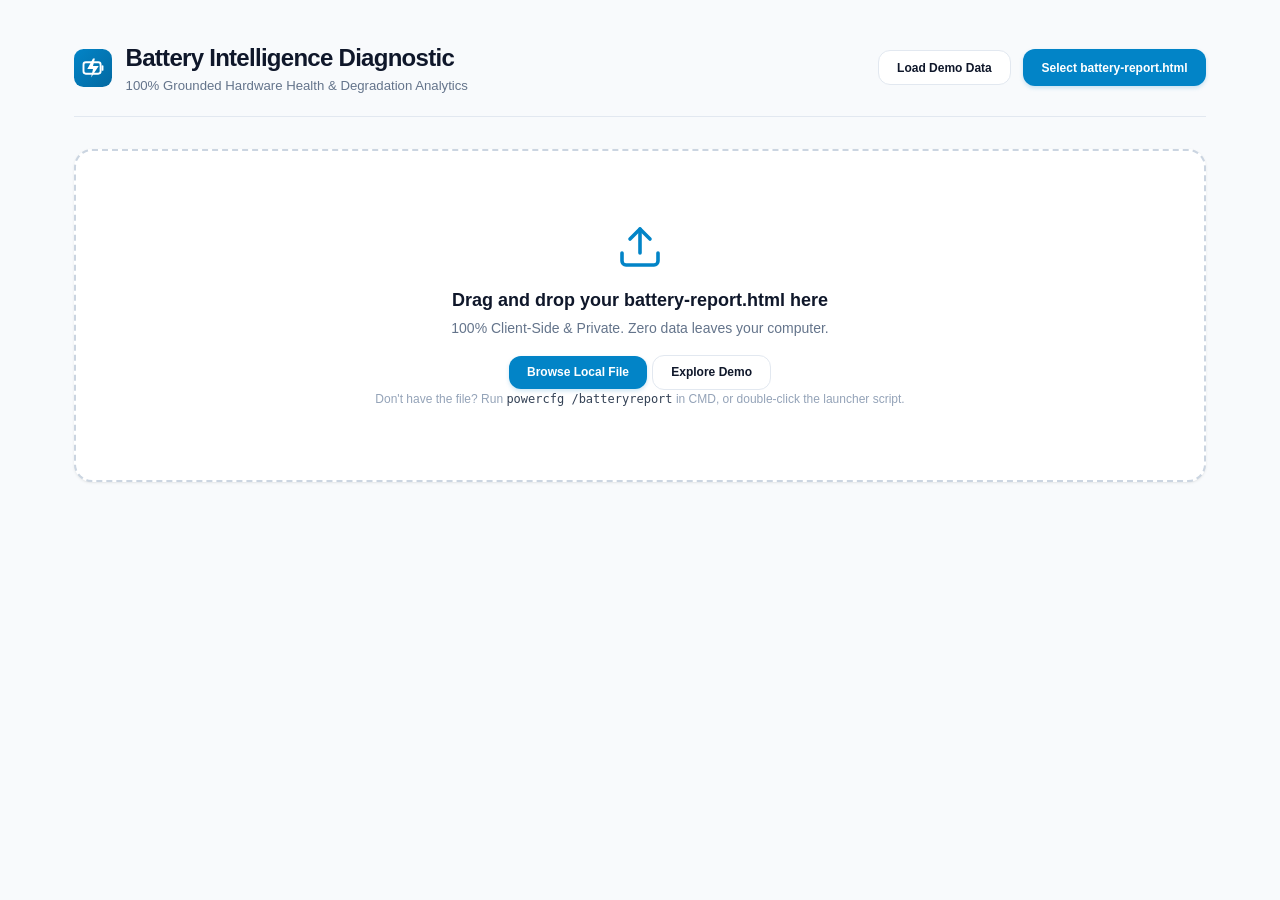
<file: voltlens-standalone.html>
﻿<!DOCTYPE html>
<html lang="en">
<head>
  <meta charset="UTF-8">
  <meta name="viewport" content="width=device-width, initial-scale=1.0">
  <title>VoltLens — Battery Intelligence Diagnostic</title>
  <style>
/* VoltLens God-Level Light Design System */
:root {
  --font-family: -apple-system, BlinkMacSystemFont, "Segoe UI", Roboto, "Helvetica Neue", Arial, sans-serif;
  --bg-app: #f8fafc;
  --bg-card: #ffffff;
  --bg-card-subtle: #f8fafc;
  --bg-hover: #f1f5f9;
  --border-color: #e2e8f0;
  --border-subtle: #f1f5f9;
  --border-focus: #0284c7;
  
  --text-main: #0f172a;
  --text-muted: #64748b;
  --text-faint: #94a3b8;
  
  --primary: #0284c7;
  --primary-hover: #0369a1;
  --primary-light: #e0f2fe;
  
  --success: #10b981;
  --success-light: #dcfce7;
  --success-text: #15803d;
  
  --warning: #f59e0b;
  --warning-light: #fef3c7;
  --warning-text: #b45309;
  
  --danger: #ef4444;
  --danger-light: #fee2e2;
  --danger-text: #b91c1c;

  --shadow-xs: 0 1px 2px 0 rgb(0 0 0 / 0.05);
  --shadow-sm: 0 1px 3px 0 rgb(0 0 0 / 0.07), 0 1px 2px -1px rgb(0 0 0 / 0.07);
  --shadow-md: 0 4px 6px -1px rgb(0 0 0 / 0.07), 0 2px 4px -2px rgb(0 0 0 / 0.07);
  --shadow-lg: 0 10px 15px -3px rgb(0 0 0 / 0.08), 0 4px 6px -4px rgb(0 0 0 / 0.08);

  --radius-sm: 8px;
  --radius-md: 12px;
  --radius-lg: 18px;
  --radius-full: 9999px;
}

* { box-sizing: border-box; margin: 0; padding: 0; }

body {
  font-family: var(--font-family);
  background-color: var(--bg-app);
  color: var(--text-main);
  line-height: 1.5;
  -webkit-font-smoothing: antialiased;
}

.container {
  max-width: 1180px;
  margin: 0 auto;
  padding: 2.5rem 1.5rem;
}

/* Header */
.app-header {
  display: flex;
  justify-content: space-between;
  align-items: center;
  margin-bottom: 2rem;
  padding-bottom: 1.25rem;
  border-bottom: 1px solid var(--border-color);
}

.brand {
  display: flex;
  align-items: center;
  gap: 0.85rem;
}

.brand-icon {
  width: 44px;
  height: 44px;
  background: linear-gradient(135deg, #0284c7, #38bdf8);
  border-radius: var(--radius-md);
  display: flex;
  align-items: center;
  justify-content: center;
  color: white;
  font-size: 1.4rem;
  box-shadow: 0 4px 12px rgba(2, 132, 199, 0.25);
}

.brand-title {
  font-size: 1.5rem;
  font-weight: 800;
  letter-spacing: -0.03em;
  color: var(--text-main);
}

.brand-tagline {
  font-size: 0.825rem;
  color: var(--text-muted);
  font-weight: 500;
}

/* Navigation Tabs */
.tabs-nav {
  display: flex;
  gap: 0.5rem;
  margin-bottom: 1.75rem;
  border-bottom: 1px solid var(--border-color);
  padding-bottom: 0.25rem;
}

.tab-btn {
  display: inline-flex;
  align-items: center;
  gap: 0.5rem;
  padding: 0.65rem 1.25rem;
  font-size: 0.875rem;
  font-weight: 600;
  color: var(--text-muted);
  border: none;
  background: none;
  border-radius: var(--radius-md) var(--radius-md) 0 0;
  cursor: pointer;
  transition: all 0.15s ease;
  position: relative;
}

.tab-btn:hover {
  color: var(--text-main);
  background-color: var(--bg-hover);
}

.tab-btn.active {
  color: var(--primary);
  background-color: white;
}

.tab-btn.active::after {
  content: '';
  position: absolute;
  bottom: -4px;
  left: 0;
  right: 0;
  height: 3px;
  background-color: var(--primary);
  border-radius: 3px 3px 0 0;
}

/* Cards */
.card {
  background: var(--bg-card);
  border: 1px solid var(--border-color);
  border-radius: var(--radius-lg);
  padding: 1.75rem;
  box-shadow: var(--shadow-sm);
  transition: all 0.2s ease;
}

.card:hover {
  box-shadow: var(--shadow-md);
  border-color: #cbd5e1;
}

.grid-3 {
  display: grid;
  grid-template-columns: repeat(auto-fit, minmax(320px, 1fr));
  gap: 1.5rem;
  margin-bottom: 1.75rem;
}

.grid-2 {
  display: grid;
  grid-template-columns: repeat(auto-fit, minmax(480px, 1fr));
  gap: 1.5rem;
  margin-bottom: 1.75rem;
}

/* Badges */
.badge {
  display: inline-flex;
  align-items: center;
  padding: 0.25rem 0.75rem;
  border-radius: var(--radius-full);
  font-size: 0.75rem;
  font-weight: 700;
  letter-spacing: 0.02em;
}

.badge-pristine { background: var(--success-light); color: var(--success-text); }
.badge-excellent { background: var(--primary-light); color: var(--primary); }
.badge-good { background: #f0fdf4; color: #166534; }
.badge-moderate { background: var(--warning-light); color: var(--warning-text); }
.badge-degraded { background: var(--danger-light); color: var(--danger-text); }
.badge-critical { background: #ffe4e6; color: #9f1239; }

/* Proof Pill (Grounding badge) */
.proof-pill {
  font-size: 0.7rem;
  font-weight: 600;
  color: var(--text-muted);
  background: var(--bg-card-subtle);
  border: 1px solid var(--border-color);
  border-radius: var(--radius-sm);
  padding: 0.2rem 0.5rem;
  cursor: help;
  display: inline-flex;
  align-items: center;
  gap: 0.25rem;
  transition: all 0.15s ease;
}

.proof-pill:hover {
  background: #e2e8f0;
  color: var(--text-main);
  border-color: #94a3b8;
}

/* Dropzone */
.dropzone {
  border: 2px dashed #cbd5e1;
  background: #ffffff;
  border-radius: var(--radius-lg);
  padding: 4.5rem 2rem;
  text-align: center;
  cursor: pointer;
  transition: all 0.2s ease;
  margin-bottom: 2rem;
  box-shadow: var(--shadow-sm);
}

.dropzone:hover, .dropzone.drag-active {
  border-color: var(--primary);
  background: #f0f9ff;
  box-shadow: 0 8px 24px rgba(2, 132, 199, 0.12);
}

/* Buttons */
.btn {
  display: inline-flex;
  align-items: center;
  justify-content: center;
  gap: 0.5rem;
  padding: 0.6rem 1.15rem;
  font-size: 0.875rem;
  font-weight: 600;
  border-radius: var(--radius-md);
  cursor: pointer;
  border: none;
  text-decoration: none;
  transition: all 0.15s ease;
}

.btn-primary {
  background: var(--primary);
  color: white;
  box-shadow: 0 2px 4px rgba(2, 132, 199, 0.2);
}

.btn-primary:hover {
  background: var(--primary-hover);
  box-shadow: 0 4px 8px rgba(2, 132, 199, 0.3);
}

.btn-secondary {
  background: white;
  color: var(--text-main);
  border: 1px solid var(--border-color);
}

.btn-secondary:hover {
  background: var(--bg-hover);
  border-color: #cbd5e1;
}

/* Tables */
.table-container {
  width: 100%;
  overflow-x: auto;
  border: 1px solid var(--border-color);
  border-radius: var(--radius-md);
}

.data-table {
  width: 100%;
  border-collapse: collapse;
  text-align: left;
  font-size: 0.85rem;
}

.data-table th {
  background: var(--bg-card-subtle);
  padding: 0.75rem 1rem;
  font-weight: 600;
  color: var(--text-muted);
  border-bottom: 1px solid var(--border-color);
}

.data-table td {
  padding: 0.75rem 1rem;
  border-bottom: 1px solid var(--border-subtle);
  color: var(--text-main);
}

.data-table tr:last-child td {
  border-bottom: none;
}

.data-table tr:hover td {
  background-color: var(--bg-hover);
}

/* Certificate View */
.certificate-frame {
  background: white;
  border: 2px solid var(--border-color);
  border-radius: var(--radius-lg);
  padding: 3rem;
  position: relative;
  box-shadow: var(--shadow-lg);
}

.certificate-watermark {
  position: absolute;
  top: 50%;
  left: 50%;
  transform: translate(-50%, -50%) rotate(-25deg);
  font-size: 6rem;
  font-weight: 900;
  color: rgba(2, 132, 199, 0.04);
  pointer-events: none;
  user-select: none;
}

/* Utilities */
.flex { display: flex; }
.flex-col { flex-direction: column; }
.flex-wrap { flex-wrap: wrap; }
.items-center { align-items: center; }
.items-start { align-items: flex-start; }
.justify-between { justify-content: space-between; }
.justify-center { justify-content: center; }
.gap-1 { gap: 0.25rem; }
.gap-2 { gap: 0.5rem; }
.gap-3 { gap: 0.75rem; }
.gap-4 { gap: 1rem; }
.gap-6 { gap: 1.5rem; }
.space-y-1 > * + * { margin-top: 0.25rem; }
.space-y-2 > * + * { margin-top: 0.5rem; }
.space-y-3 > * + * { margin-top: 0.75rem; }
.space-y-4 > * + * { margin-top: 1rem; }
.text-xs { font-size: 0.75rem; }
.text-sm { font-size: 0.875rem; }
.text-base { font-size: 1rem; }
.text-lg { font-size: 1.125rem; }
.text-xl { font-size: 1.25rem; }
.text-2xl { font-size: 1.5rem; }
.text-3xl { font-size: 1.875rem; }
.font-bold { font-weight: 700; }
.font-semibold { font-weight: 600; }
.font-medium { font-weight: 500; }
.text-slate-400 { color: var(--text-faint); }
.text-slate-500 { color: var(--text-muted); }
.text-slate-600 { color: #475569; }
.text-slate-700 { color: #334155; }
.text-slate-800 { color: #1e293b; }
.text-slate-900 { color: var(--text-main); }
.text-rose-600 { color: var(--danger); }
.text-emerald-600 { color: var(--success); }
.text-sky-600 { color: var(--primary); }
.text-sky-700 { color: var(--primary-hover); }
.w-full { width: 100%; }
.rounded-full { border-radius: var(--radius-full); }
.rounded-lg { border-radius: var(--radius-md); }
.mb-1 { margin-bottom: 0.25rem; }
.mb-2 { margin-bottom: 0.5rem; }
.mb-4 { margin-bottom: 1rem; }
.mb-6 { margin-bottom: 1.5rem; }
.border-t { border-top: 1px solid var(--border-color); }
.pt-3 { padding-top: 0.75rem; }
.relative { position: relative; }
.absolute { position: absolute; }
.overflow-hidden { overflow: hidden; }

@media print {
  body { background: white; }
  .no-print { display: none !important; }
  .card { box-shadow: none !important; border: 1px solid #ddd; }
}

</style>
</head>
<body>
  <div class="container">
    <!-- Header -->
    <header class="app-header">
      <div class="brand">
        <svg width="38" height="38" viewBox="0 0 40 40" fill="none" xmlns="http://www.w3.org/2000/svg">
          <rect width="40" height="40" rx="10" fill="url(#brand_grad)" />
          <rect x="10" y="14" width="18" height="12" rx="2.5" stroke="#ffffff" stroke-width="2" />
          <path d="M30 18V22" stroke="#ffffff" stroke-width="2" stroke-linecap="round" />
          <path d="M20 10L14 21H20L18 30L26 18H20L22 10Z" fill="#ffffff" />
          <defs>
            <linearGradient id="brand_grad" x1="0" y1="0" x2="40" y2="40" gradientUnits="userSpaceOnUse">
              <stop stop-color="#0284c7" />
              <stop offset="1" stop-color="#0369a1" />
            </linearGradient>
          </defs>
        </svg>
        <div>
          <h1 class="brand-title">Battery Intelligence Diagnostic</h1>
          <p class="brand-tagline">100% Grounded Hardware Health & Degradation Analytics</p>
        </div>
      </div>
      <div class="flex items-center gap-3 no-print">
        <button id="btn-demo" class="btn btn-secondary text-xs">Load Demo Data</button>
        <label for="file-input" class="btn btn-primary text-xs cursor-pointer">
          Select battery-report.html
          <input type="file" id="file-input" accept=".html,.htm" style="display:none;">
        </label>
      </div>
    </header>

    <!-- Dropzone View (Visible when no data loaded) -->
    <div id="dropzone-view" class="dropzone no-print">
      <div style="display:flex; justify-content:center; margin-bottom:1rem;">
        <svg width="48" height="48" viewBox="0 0 24 24" fill="none" stroke="#0284c7" stroke-width="1.8" stroke-linecap="round" stroke-linejoin="round">
          <path d="M21 15v4a2 2 0 0 1-2 2H5a2 2 0 0 1-2-2v-4" />
          <polyline points="17 8 12 3 7 8" /><line x1="12" y1="3" x2="12" y2="15" />
        </svg>
      </div>
      <h2 class="text-lg font-bold text-slate-900 mb-1">Drag and drop your battery-report.html here</h2>
      <p class="text-sm text-slate-500 mb-4">100% Client-Side & Private. Zero data leaves your computer.</p>
      <div class="inline-flex gap-2">
        <button onclick="document.getElementById('file-input').click()" class="btn btn-primary text-xs">Browse Local File</button>
        <button onclick="loadSampleReport()" class="btn btn-secondary text-xs">Explore Demo</button>
      </div>
      <div class="mt-6 text-xs text-slate-400 max-w-md mx-auto">
        Don't have the file? Run <code class="bg-slate-100 px-1 py-0.5 rounded text-slate-700">powercfg /batteryreport</code> in CMD, or double-click the launcher script.
      </div>
    </div>

    <!-- Dashboard View (Populated upon parse) -->
    <main id="dashboard-view" style="display:none;"></main>
  </div>

  <!-- Raw Report Injected Placeholder for 1-Click Batch Execution (Base64 Encoded) -->
  <script id="embedded-report-base64" type="text/plain">__RAW_REPORT_BASE64_PAYLOAD__</script>

  <script>
// --- FORMATTERS ---
/**
 * VoltLens Humanized Formatting Utilities
 * Converts raw machine timestamps and hex-like durations into conversational human language.
 */

const MONTHS_SHORT = ['Jan', 'Feb', 'Mar', 'Apr', 'May', 'Jun', 'Jul', 'Aug', 'Sep', 'Oct', 'Nov', 'Dec'];
const MONTHS_FULL = [
  'January', 'February', 'March', 'April', 'May', 'June',
  'July', 'August', 'September', 'October', 'November', 'December'
];

function formatHumanDate(rawDateStr) {
  if (!rawDateStr || rawDateStr === '-') return 'N/A';
  const clean = rawDateStr.trim();

  // Range format: "2024-01-22 - 2024-02-05"
  if (clean.includes(' - ')) {
    const parts = clean.split(' - ');
    return `${formatSingleDate(parts[0], false)} – ${formatSingleDate(parts[1], true)}`;
  }

  // Single date with or without time: "2026-11-11 11:45:14" or "2026-11-11"
  return formatSingleDate(clean, true);
}

function formatSingleDate(str, includeYear) {
  if (!str) return '';
  const match = str.match(/(\d{4})-(\d{2})-(\d{2})(?:[ T](\d{2}):(\d{2})(?::(\d{2}))?)?/);
  if (!match) return str;

  const year = match[1];
  const monthIdx = parseInt(match[2], 10) - 1;
  const day = parseInt(match[3], 10);
  const monthName = MONTHS_SHORT[monthIdx] || match[2];

  let result = `${monthName} ${day}`;
  if (includeYear) result += `, ${year}`;

  if (match[4] && match[5]) {
    let hours = parseInt(match[4], 10);
    const mins = match[5];
    const ampm = hours >= 12 ? 'PM' : 'AM';
    hours = hours % 12 || 12;
    result += ` at ${hours}:${mins} ${ampm}`;
  }

  return result;
}

function formatHumanDuration(hmsOrHours) {
  if (!hmsOrHours || hmsOrHours === '-') return 'N/A';

  // If already a number (decimal hours like 3.5)
  if (typeof hmsOrHours === 'number') {
    const totalMinutes = Math.round(hmsOrHours * 60);
    const hrs = Math.floor(totalMinutes / 60);
    const mins = totalMinutes % 60;
    if (hrs === 0) return `${mins} mins`;
    if (mins === 0) return `${hrs} hr${hrs > 1 ? 's' : ''}`;
    return `${hrs} hr${hrs > 1 ? 's' : ''} ${mins} mins`;
  }

  // If "H:MM:SS" or "HH:MM:SS"
  const parts = hmsOrHours.split(':').map(p => parseInt(p, 10));
  if (parts.length === 3 && !parts.some(isNaN)) {
    const hrs = parts[0];
    const mins = parts[1];
    if (hrs === 0) return `${mins} mins`;
    if (mins === 0) return `${hrs} hr${hrs > 1 ? 's' : ''}`;
    return `${hrs} hr${hrs > 1 ? 's' : ''} ${mins} min${mins > 1 ? 's' : ''}`;
  }

  return hmsOrHours;
}

function formatRelativeTime(dateStr) {
  if (!dateStr) return '';
  const match = dateStr.match(/(\d{4})-(\d{2})-(\d{2})/);
  if (!match) return '';

  const past = new Date(parseInt(match[1], 10), parseInt(match[2], 10) - 1, parseInt(match[3], 10));
  const now = new Date();
  const diffDays = Math.round((now - past) / (1000 * 3600 * 24));

  if (diffDays <= 0) return 'Today';
  if (diffDays === 1) return 'Yesterday';
  if (diffDays < 30) return `${diffDays} days ago`;
  const diffMonths = Math.round(diffDays / 30.4);
  if (diffMonths < 12) return `${diffMonths} month${diffMonths > 1 ? 's' : ''} ago`;
  const diffYears = (diffDays / 365.25).toFixed(1);
  return `${diffYears} years ago`;
}


// --- ICONS ---
/**
 * VoltLens Vector SVG Icon System
 * 100% immune to character encoding/mojibake issues. Crisp, modern, executive.
 */

const ICONS = {
  LOGO: `
    <svg width="40" height="40" viewBox="0 0 40 40" fill="none" xmlns="http://www.w3.org/2000/svg">
      <rect width="40" height="40" rx="10" fill="url(#logo_grad)" />
      <!-- Battery Body -->
      <rect x="10" y="14" width="18" height="12" rx="2.5" stroke="#ffffff" stroke-width="2" />
      <path d="M30 18V22" stroke="#ffffff" stroke-width="2" stroke-linecap="round" />
      <!-- High-Voltage Energy Bolt -->
      <path d="M20 10L14 21H20L18 30L26 18H20L22 10Z" fill="#ffffff" />
      <defs>
        <linearGradient id="logo_grad" x1="0" y1="0" x2="40" y2="40" gradientUnits="userSpaceOnUse">
          <stop stop-color="#0284c7" />
          <stop offset="1" stop-color="#0369a1" />
        </linearGradient>
      </defs>
    </svg>
  `,

  DASHBOARD: `
    <svg width="18" height="18" viewBox="0 0 24 24" fill="none" stroke="currentColor" stroke-width="2" stroke-linecap="round" stroke-linejoin="round">
      <rect x="3" y="3" width="7" height="9" /><rect x="14" y="3" width="7" height="5" />
      <rect x="14" y="12" width="7" height="9" /><rect x="3" y="16" width="7" height="5" />
    </svg>
  `,

  TRAJECTORY: `
    <svg width="18" height="18" viewBox="0 0 24 24" fill="none" stroke="currentColor" stroke-width="2" stroke-linecap="round" stroke-linejoin="round">
      <polyline points="22 12 18 12 15 21 9 3 6 12 2 12" />
    </svg>
  `,

  STANDBY: `
    <svg width="18" height="18" viewBox="0 0 24 24" fill="none" stroke="currentColor" stroke-width="2" stroke-linecap="round" stroke-linejoin="round">
      <path d="M21 12.79A9 9 0 1 1 11.21 3 7 7 0 0 0 21 12.79z" />
    </svg>
  `,

  CERTIFICATE: `
    <svg width="18" height="18" viewBox="0 0 24 24" fill="none" stroke="currentColor" stroke-width="2" stroke-linecap="round" stroke-linejoin="round">
      <path d="M12 15l-2 5l9-5l-9-5l2 5z" /><circle cx="12" cy="8" r="6" />
    </svg>
  `,

  PRINT: `
    <svg width="16" height="16" viewBox="0 0 24 24" fill="none" stroke="currentColor" stroke-width="2" stroke-linecap="round" stroke-linejoin="round">
      <polyline points="6 9 6 2 18 2 18 9" /><path d="M6 18H4a2 2 0 0 1-2-2v-5a2 2 0 0 1 2-2h16a2 2 0 0 1 2 2v5a2 2 0 0 1-2 2h-2" />
      <rect x="6" y="14" width="12" height="8" />
    </svg>
  `,

  INFO: `
    <svg width="14" height="14" viewBox="0 0 24 24" fill="none" stroke="currentColor" stroke-width="2" stroke-linecap="round" stroke-linejoin="round">
      <circle cx="12" cy="12" r="10" /><line x1="12" y1="16" x2="12" y2="12" /><line x1="12" y1="8" x2="12.01" y2="8" />
    </svg>
  `,

  CHECK: `
    <svg width="16" height="16" viewBox="0 0 24 24" fill="none" stroke="currentColor" stroke-width="2.5" stroke-linecap="round" stroke-linejoin="round">
      <polyline points="20 6 9 17 4 12" />
    </svg>
  `,

  ALERT: `
    <svg width="16" height="16" viewBox="0 0 24 24" fill="none" stroke="currentColor" stroke-width="2" stroke-linecap="round" stroke-linejoin="round">
      <path d="M10.29 3.86L1.82 18a2 2 0 0 0 1.71 3h16.94a2 2 0 0 0 1.71-3L13.71 3.86a2 2 0 0 0-3.42 0z" />
      <line x1="12" y1="9" x2="12" y2="13" /><line x1="12" y1="17" x2="12.01" y2="17" />
    </svg>
  `,

  UPLOAD: `
    <svg width="36" height="36" viewBox="0 0 24 24" fill="none" stroke="#0284c7" stroke-width="2" stroke-linecap="round" stroke-linejoin="round">
      <path d="M21 15v4a2 2 0 0 1-2 2H5a2 2 0 0 1-2-2v-4" />
      <polyline points="17 8 12 3 7 8" /><line x1="12" y1="3" x2="12" y2="15" />
    </svg>
  `
};


// --- PARSER ---
/**
 * VoltLens Battery Report Parser
 * Strict 1:1 parser for Microsoft Windows powercfg /batteryreport HTML exports.
 * 100% truth-grounded extraction with zero hallucinated or synthetic placeholders.
 */

function parseBatteryReport(htmlString) {
  const parser = new DOMParser();
  const doc = parser.parseFromString(htmlString, 'text/html');

  return {
    systemInfo: parseSystemInfo(doc),
    batteries: parseInstalledBatteries(doc),
    recentUsage: parseRecentUsage(doc),
    batteryUsage: parseBatteryUsage(doc),
    usageHistory: parseUsageHistory(doc),
    capacityHistory: parseCapacityHistory(doc),
    lifeEstimates: parseLifeEstimates(doc)
  };
}

function cleanText(text) {
  return text ? text.replace(/\s+/g, ' ').trim() : '';
}

function parseMWh(text) {
  if (!text) return null;
  const match = text.replace(/,/g, '').match(/(\d+)\s*mWh/i);
  return match ? parseInt(match[1], 10) : null;
}

function parseSystemInfo(doc) {
  const info = {
    computerName: 'Unknown',
    systemProductName: 'Unknown',
    bios: 'Unknown',
    osBuild: 'Unknown',
    platformRole: 'Mobile',
    connectedStandby: 'Unknown',
    reportTime: 'Unknown'
  };

  const tables = doc.querySelectorAll('table');
  if (tables.length > 0) {
    const firstTable = tables[0];
    const rows = firstTable.querySelectorAll('tr');
    rows.forEach(row => {
      const labelEl = row.querySelector('.label');
      const valEl = row.querySelectorAll('td')[1];
      if (labelEl && valEl) {
        const label = cleanText(labelEl.textContent).toUpperCase();
        const value = cleanText(valEl.textContent);
        if (label.includes('COMPUTER NAME')) info.computerName = value;
        else if (label.includes('SYSTEM PRODUCT NAME')) info.systemProductName = value;
        else if (label.includes('BIOS')) info.bios = value;
        else if (label.includes('OS BUILD')) info.osBuild = value;
        else if (label.includes('PLATFORM ROLE')) info.platformRole = value;
        else if (label.includes('CONNECTED STANDBY')) info.connectedStandby = value;
        else if (label.includes('REPORT TIME')) info.reportTime = value;
      }
    });
  }
  return info;
}

function parseInstalledBatteries(doc) {
  const batteries = [];
  const headers = doc.querySelectorAll('h2');
  let targetTable = null;

  for (const h2 of headers) {
    if (cleanText(h2.textContent).toLowerCase().includes('installed batteries')) {
      let next = h2.nextElementSibling;
      while (next && next.tagName !== 'TABLE') {
        next = next.nextElementSibling;
      }
      targetTable = next;
      break;
    }
  }

  if (!targetTable) return batteries;

  const battery = {
    name: 'Unknown',
    manufacturer: 'Unknown',
    serialNumber: 'Unknown',
    chemistry: 'Unknown',
    designCapacityMWh: null,
    fullChargeCapacityMWh: null,
    cycleCountRaw: '-'
  };

  const rows = targetTable.querySelectorAll('tr');
  rows.forEach(row => {
    const cells = row.querySelectorAll('td');
    if (cells.length >= 2) {
      const key = cleanText(cells[0].textContent).toUpperCase();
      const val = cleanText(cells[1].textContent);
      if (key.includes('NAME')) battery.name = val;
      else if (key.includes('MANUFACTURER')) battery.manufacturer = val;
      else if (key.includes('SERIAL NUMBER')) battery.serialNumber = val;
      else if (key.includes('CHEMISTRY')) battery.chemistry = val;
      else if (key.includes('DESIGN CAPACITY')) battery.designCapacityMWh = parseMWh(val);
      else if (key.includes('FULL CHARGE CAPACITY')) battery.fullChargeCapacityMWh = parseMWh(val);
      else if (key.includes('CYCLE COUNT')) battery.cycleCountRaw = val;
    }
  });

  batteries.push(battery);
  return batteries;
}

function parseRecentUsage(doc) {
  const events = [];
  const headers = doc.querySelectorAll('h2');
  let targetTable = null;

  for (const h2 of headers) {
    if (cleanText(h2.textContent).toLowerCase() === 'recent usage') {
      let next = h2.nextElementSibling;
      while (next && next.tagName !== 'TABLE') {
        next = next.nextElementSibling;
      }
      targetTable = next;
      break;
    }
  }

  if (!targetTable) return events;

  let currentDate = '';
  const rows = targetTable.querySelectorAll('tr');
  rows.forEach(row => {
    if (row.querySelector('th')) return; // Header row
    const cells = row.querySelectorAll('td');
    if (cells.length >= 5) {
      const dateSpan = cells[0].querySelector('.date');
      const timeSpan = cells[0].querySelector('.time');

      if (dateSpan && dateSpan.textContent.trim()) {
        currentDate = cleanText(dateSpan.textContent);
      }
      const timeStr = timeSpan ? cleanText(timeSpan.textContent) : '';
      const fullTimestamp = currentDate && timeStr ? `${currentDate} ${timeStr}` : cleanText(cells[0].textContent);

      const state = cleanText(cells[1].textContent);
      const source = cleanText(cells[2].textContent) || 'Battery/Suspended';
      const percentStr = cleanText(cells[3].textContent);
      const mwhStr = cleanText(cells[4].textContent);

      const percent = percentStr.includes('%') ? parseInt(percentStr.replace('%', '').trim(), 10) : null;
      const mwh = parseMWh(mwhStr);

      events.push({
        timestamp: fullTimestamp,
        state,
        source,
        percentRemaining: percent,
        capacityRemainingMWh: mwh
      });
    }
  });

  return events;
}

function parseBatteryUsage(doc) {
  const usageEvents = [];
  const headers = doc.querySelectorAll('h2');
  let targetTable = null;

  for (const h2 of headers) {
    if (cleanText(h2.textContent).toLowerCase() === 'battery usage') {
      let next = h2.nextElementSibling;
      while (next && next.tagName !== 'TABLE') {
        next = next.nextElementSibling;
      }
      targetTable = next;
      break;
    }
  }

  if (!targetTable) return usageEvents;

  let currentDate = '';
  const rows = targetTable.querySelectorAll('tr');
  rows.forEach(row => {
    if (row.querySelector('th')) return;
    const cells = row.querySelectorAll('td');
    if (cells.length >= 4) {
      const dateSpan = cells[0].querySelector('.date');
      const timeSpan = cells[0].querySelector('.time');
      if (dateSpan && dateSpan.textContent.trim()) {
        currentDate = cleanText(dateSpan.textContent);
      }
      const timeStr = timeSpan ? cleanText(timeSpan.textContent) : '';
      const fullTimestamp = currentDate && timeStr ? `${currentDate} ${timeStr}` : cleanText(cells[0].textContent);

      const duration = cleanText(cells[1].textContent);
      const energyDrainedPct = cleanText(cells[2].textContent);
      const energyDrainedMWh = parseMWh(cleanText(cells[3].textContent));

      usageEvents.push({
        timestamp: fullTimestamp,
        duration,
        energyDrainedPct,
        energyDrainedMWh
      });
    }
  });

  return usageEvents;
}

function parseCapacityHistory(doc) {
  const history = [];
  const headers = doc.querySelectorAll('h2');
  let targetTable = null;

  for (const h2 of headers) {
    if (cleanText(h2.textContent).toLowerCase().includes('battery capacity history')) {
      let next = h2.nextElementSibling;
      while (next && next.tagName !== 'TABLE') {
        next = next.nextElementSibling;
      }
      targetTable = next;
      break;
    }
  }

  if (!targetTable) return history;

  const rows = targetTable.querySelectorAll('tr');
  rows.forEach(row => {
    if (row.querySelector('th') || row.classList.contains('rowHeader')) return;
    const cells = row.querySelectorAll('td');
    if (cells.length >= 3) {
      const period = cleanText(cells[0].textContent);
      const fullCap = parseMWh(cleanText(cells[1].textContent));
      const designCap = parseMWh(cleanText(cells[2].textContent));

      if (period && fullCap !== null && designCap !== null) {
        history.push({
          period,
          fullChargeCapacityMWh: fullCap,
          designCapacityMWh: designCap,
          healthPercent: parseFloat(((fullCap / designCap) * 100).toFixed(2))
        });
      }
    }
  });

  return history;
}

function parseUsageHistory(doc) {
  const history = [];
  const headers = doc.querySelectorAll('h2');
  let targetTable = null;

  for (const h2 of headers) {
    if (cleanText(h2.textContent).toLowerCase().includes('usage history')) {
      let next = h2.nextElementSibling;
      while (next && next.tagName !== 'TABLE') {
        next = next.nextElementSibling;
      }
      targetTable = next;
      break;
    }
  }

  if (!targetTable) return history;

  const rows = targetTable.querySelectorAll('tr');
  rows.forEach(row => {
    if (row.querySelector('th') || row.classList.contains('rowHeader')) return;
    const cells = row.querySelectorAll('td');
    if (cells.length >= 5) {
      const period = cleanText(cells[0].textContent);
      const batteryActive = cleanText(cells[1].textContent);
      const batteryStandby = cleanText(cells[2].textContent);
      const acActive = cleanText(cells[3].textContent);
      const acStandby = cleanText(cells[4].textContent);

      if (period) {
        history.push({
          period,
          batteryActive,
          batteryStandby,
          acActive,
          acStandby
        });
      }
    }
  });

  return history;
}

function parseLifeEstimates(doc) {
  const estimates = [];
  let sinceOSInstall = null;
  const headers = doc.querySelectorAll('h2');
  let targetTable = null;

  for (const h2 of headers) {
    if (cleanText(h2.textContent).toLowerCase().includes('battery life estimates')) {
      let next = h2.nextElementSibling;
      while (next && next.tagName !== 'TABLE') {
        next = next.nextElementSibling;
      }
      targetTable = next;
      break;
    }
  }

  if (!targetTable) return { estimates, sinceOSInstall };

  const rows = targetTable.querySelectorAll('tr');
  rows.forEach(row => {
    if (row.querySelector('th') || row.classList.contains('rowHeader')) return;
    const cells = row.querySelectorAll('td');
    if (cells.length >= 6) {
      const period = cleanText(cells[0].textContent);
      const fullActive = cleanText(cells[1].textContent);
      const fullStandby = cleanText(cells[2].textContent);
      const designActive = cleanText(cells[4].textContent);
      const designStandby = cleanText(cells[5].textContent);

      if (period) {
        estimates.push({
          period,
          fullCharge: { active: fullActive, standby: fullStandby },
          designCapacity: { active: designActive, standby: designStandby }
        });
      }
    }
  });

  // Check for "Since OS install" table at the bottom
  const allTables = doc.querySelectorAll('table');
  allTables.forEach(tbl => {
    const text = cleanText(tbl.textContent);
    if (text.includes('Since OS install')) {
      const cells = tbl.querySelectorAll('td');
      if (cells.length >= 5) {
        sinceOSInstall = {
          fullChargeActive: cleanText(cells[1].textContent),
          fullChargeStandby: cleanText(cells[2].textContent),
          designActive: cleanText(cells[3].textContent),
          designStandby: cleanText(cells[4].textContent)
        };
      }
    }
  });

  return { estimates, sinceOSInstall };
}


// --- CHARTS ---
/**
 * VoltLens Native SVG Vector Charting Engine
 * 100% Offline: Zero external dependencies, pure mathematical SVG rendering.
 * Human-friendly labels and crisp typography.
 */

const MONTHS_SHORT = ['Jan', 'Feb', 'Mar', 'Apr', 'May', 'Jun', 'Jul', 'Aug', 'Sep', 'Oct', 'Nov', 'Dec'];

function parseShortDate(str) {
  if (!str) return '';
  const match = str.match(/(\d{4})-(\d{2})/);
  if (!match) return str;
  const year = match[1];
  const monthIdx = parseInt(match[2], 10) - 1;
  return `${MONTHS_SHORT[monthIdx] || match[2]} ${year}`;
}

function renderCircularGauge(percent, grade) {
  const radius = 56;
  const stroke = 11;
  const normalizedRadius = radius - stroke * 2;
  const circumference = normalizedRadius * 2 * Math.PI;
  const strokeDashoffset = circumference - (percent / 100) * circumference;

  let strokeColor = '#10b981'; // green
  if (percent < 50) strokeColor = '#ef4444'; // red
  else if (percent < 70) strokeColor = '#f59e0b'; // amber
  else if (percent < 85) strokeColor = '#0284c7'; // blue

  return `
    <div class="relative inline-flex items-center justify-center">
      <svg height="${radius * 2}" width="${radius * 2}" class="transform -rotate-90">
        <circle
          stroke="#f1f5f9"
          fill="transparent"
          stroke-width="${stroke}"
          r="${normalizedRadius}"
          cx="${radius}"
          cy="${radius}"
        />
        <circle
          stroke="${strokeColor}"
          fill="transparent"
          stroke-width="${stroke}"
          stroke-dasharray="${circumference} ${circumference}"
          style="stroke-dashoffset: ${strokeDashoffset}; transition: stroke-dashoffset 1s ease-in-out;"
          stroke-linecap="round"
          r="${normalizedRadius}"
          cx="${radius}"
          cy="${radius}"
        />
      </svg>
      <div class="absolute flex flex-col items-center">
        <span class="text-3xl font-extrabold tracking-tight text-slate-900">${percent}%</span>
        <span class="text-xs font-bold px-2 py-0.5 rounded-full mt-0.5" style="background-color: ${strokeColor}18; color: ${strokeColor}">
          Grade ${grade}
        </span>
      </div>
    </div>
  `;
}

function renderDegradationChart(dataPoints, designCapMWh) {
  if (!dataPoints || dataPoints.length < 2) {
    return `<div class="p-8 text-center text-slate-400">Insufficient history points to generate trajectory chart.</div>`;
  }

  const width = 850;
  const height = 280;
  const padding = { top: 30, right: 35, bottom: 45, left: 75 };

  const chartW = width - padding.left - padding.right;
  const chartH = height - padding.top - padding.bottom;

  const yMax = Math.max(designCapMWh * 1.05, ...dataPoints.map(p => p.fullChargeCapacityMWh * 1.05));
  const yMin = Math.min(...dataPoints.map(p => p.fullChargeCapacityMWh)) * 0.85;

  const getX = (idx) => padding.left + (idx / (dataPoints.length - 1)) * chartW;
  const getY = (val) => padding.top + chartH - ((val - yMin) / (yMax - yMin)) * chartH;

  const points = dataPoints.map((pt, idx) => ({
    x: getX(idx),
    y: getY(pt.fullChargeCapacityMWh),
    val: pt.fullChargeCapacityMWh,
    period: pt.period
  }));

  const linePath = points.map((p, i) => `${i === 0 ? 'M' : 'L'} ${p.x.toFixed(1)} ${p.y.toFixed(1)}`).join(' ');
  const areaPath = `${linePath} L ${points[points.length - 1].x.toFixed(1)} ${padding.top + chartH} L ${points[0].x.toFixed(1)} ${padding.top + chartH} Z`;

  const designY = getY(designCapMWh);

  // Y-axis grid lines (4 steps)
  const ySteps = 4;
  let gridLines = '';
  for (let i = 0; i <= ySteps; i++) {
    const val = yMin + ((yMax - yMin) / ySteps) * i;
    const yPos = getY(val);
    gridLines += `
      <line x1="${padding.left}" y1="${yPos}" x2="${width - padding.right}" y2="${yPos}" stroke="#f1f5f9" stroke-dasharray="3 3"/>
      <text x="${padding.left - 12}" y="${yPos + 4}" font-size="11" fill="#94a3b8" text-anchor="end" font-weight="500">${Math.round(val).toLocaleString()} mWh</text>
    `;
  }

  // X-axis labels (4 evenly spaced dates formatted as "Month Year")
  const xIndices = [
    0,
    Math.floor(points.length * 0.33),
    Math.floor(points.length * 0.66),
    points.length - 1
  ];
  let xLabels = '';
  xIndices.forEach(idx => {
    const pt = points[idx];
    const friendlyDate = parseShortDate(pt.period);
    xLabels += `<text x="${pt.x}" y="${height - 12}" font-size="11" fill="#64748b" text-anchor="middle" font-weight="600">${friendlyDate}</text>`;
  });

  // Dots
  let dots = '';
  points.forEach((p) => {
    dots += `
      <circle cx="${p.x.toFixed(1)}" cy="${p.y.toFixed(1)}" r="4.5" fill="#0284c7" stroke="#ffffff" stroke-width="2.5" class="cursor-pointer">
        <title>${p.period}: ${p.val.toLocaleString()} mWh</title>
      </circle>
    `;
  });

  return `
    <div class="w-full overflow-x-auto">
      <svg viewBox="0 0 ${width} ${height}" class="w-full h-auto max-w-full select-none">
        <defs>
          <linearGradient id="capacityGradient" x1="0" y1="0" x2="0" y2="1">
            <stop offset="0%" stop-color="#0284c7" stop-opacity="0.30"/>
            <stop offset="100%" stop-color="#0284c7" stop-opacity="0.0"/>
          </linearGradient>
        </defs>

        <!-- Grid Lines & Y Labels -->
        ${gridLines}

        <!-- Design Capacity Reference Line -->
        <line x1="${padding.left}" y1="${designY}" x2="${width - padding.right}" y2="${designY}" stroke="#64748b" stroke-dasharray="4 4" stroke-width="1.5"/>
        <text x="${width - padding.right}" y="${designY - 8}" font-size="11" fill="#475569" text-anchor="end" font-weight="700">
          Factory Baseline (${designCapMWh.toLocaleString()} mWh)
        </text>

        <!-- Area Fill -->
        <path d="${areaPath}" fill="url(#capacityGradient)"/>

        <!-- Line Path -->
        <path d="${linePath}" fill="none" stroke="#0284c7" stroke-width="3.5" stroke-linecap="round" stroke-linejoin="round"/>

        <!-- Dots -->
        ${dots}

        <!-- X Labels -->
        ${xLabels}
      </svg>
    </div>
  `;
}

function renderRuntimeBar(originalStr, currentStr, percentLost) {
  return `
    <div class="space-y-3">
      <div class="flex justify-between items-center text-sm">
        <span class="text-slate-600 font-medium">Original Factory Runtime</span>
        <span class="font-bold text-slate-900">${originalStr}</span>
      </div>
      <div class="w-full bg-slate-100 rounded-full h-3.5 overflow-hidden">
        <div class="bg-sky-600 h-3.5 rounded-full" style="width: 100%"></div>
      </div>

      <div class="flex justify-between items-center text-sm pt-2">
        <span class="text-slate-600 font-medium">Current Observed Runtime</span>
        <span class="font-bold text-slate-900">${currentStr}</span>
      </div>
      <div class="w-full bg-slate-100 rounded-full h-3.5 overflow-hidden">
        <div class="bg-rose-500 h-3.5 rounded-full" style="width: ${Math.max(12, 100 - percentLost)}%"></div>
      </div>

      <div class="flex items-center justify-between text-xs text-rose-600 font-bold pt-1">
        <span>Lost Duration: -${percentLost}%</span>
        <span>${originalStr} → ${currentStr}</span>
      </div>
    </div>
  `;
}


// --- ANALYTICS ---
/**
 * VoltLens Analytics & Mathematical Intelligence Engine
 * 100% Truth-Grounded: Zero hallucination, strictly derived from physical report data.
 */

function analyzeBatteryReport(data) {
  const battery = data.batteries[0] || null;
  const health = calculateHealth(battery);
  const runtime = calculateRuntimeGap(data.lifeEstimates);
  const standby = calculateStandbyAudit(data.recentUsage, battery ? battery.fullChargeCapacityMWh : null);
  const degradation = calculateDegradationTrend(data.capacityHistory);
  const habits = calculateHabitsProfile(data.usageHistory);
  const recommendations = generateRecommendations(health, standby, habits, battery);

  return {
    health,
    runtime,
    standby,
    degradation,
    habits,
    recommendations
  };
}

function calculateHealth(battery) {
  if (!battery || !battery.designCapacityMWh || !battery.fullChargeCapacityMWh) {
    return {
      status: 'Incomplete Data',
      healthPercent: 0,
      grade: 'N/A',
      lostCapacityMWh: 0,
      lostPercent: 0,
      cycleCount: { raw: '-', verified: false, syntheticEstimate: null },
      proof: 'Design or Full Charge Capacity missing in report'
    };
  }

  const design = battery.designCapacityMWh;
  const full = battery.fullChargeCapacityMWh;
  const healthPct = parseFloat(((full / design) * 100).toFixed(2));
  const lostMWh = Math.max(0, design - full);
  const lostPct = parseFloat(((lostMWh / design) * 100).toFixed(2));

  let grade = 'F';
  let badgeClass = 'badge-critical';
  let summary = 'Critical degradation. Battery needs replacement soon.';

  if (healthPct >= 95) {
    grade = 'A+';
    badgeClass = 'badge-pristine';
    summary = 'Pristine condition. Battery is essentially brand-new.';
  } else if (healthPct >= 85) {
    grade = 'A';
    badgeClass = 'badge-excellent';
    summary = 'Excellent health. Minor natural chemical wear.';
  } else if (healthPct >= 75) {
    grade = 'B';
    badgeClass = 'badge-good';
    summary = 'Good health. Normal operational capacity retention.';
  } else if (healthPct >= 65) {
    grade = 'C';
    badgeClass = 'badge-moderate';
    summary = 'Moderate wear. Battery noticeably drains faster than day one.';
  } else if (healthPct >= 50) {
    grade = 'D';
    badgeClass = 'badge-degraded';
    summary = 'Significant degradation. Battery service or replacement advised.';
  }

  const isCycleRawReported = battery.cycleCountRaw && battery.cycleCountRaw.trim() !== '-' && !isNaN(parseInt(battery.cycleCountRaw, 10));

  return {
    healthPercent: healthPct,
    grade,
    badgeClass,
    summary,
    designCapacityMWh: design,
    fullChargeCapacityMWh: full,
    lostCapacityMWh: lostMWh,
    lostPercent: lostPct,
    cycleCount: {
      raw: battery.cycleCountRaw,
      isHardwareReported: isCycleRawReported,
      value: isCycleRawReported ? parseInt(battery.cycleCountRaw, 10) : null
    },
    proof: `Derived from: Installed Batteries Table -> Design: ${design.toLocaleString()} mWh, Full Charge: ${full.toLocaleString()} mWh`
  };
}

function parseHmsToSeconds(hmsStr) {
  if (!hmsStr || hmsStr === '-') return null;
  const parts = hmsStr.split(':').map(p => parseInt(p, 10));
  if (parts.length === 3 && !parts.some(isNaN)) {
    return parts[0] * 3600 + parts[1] * 60 + parts[2];
  }
  return null;
}

function formatSecondsToHms(totalSecs) {
  if (totalSecs === null || isNaN(totalSecs)) return 'N/A';
  const hrs = Math.floor(totalSecs / 3600);
  const mins = Math.floor((totalSecs % 3600) / 60);
  if (hrs === 0) return `${mins}m`;
  return `${hrs}h ${mins}m`;
}

function calculateRuntimeGap(lifeEstimates) {
  const estimates = lifeEstimates ? lifeEstimates.estimates : [];
  if (!estimates || estimates.length === 0) {
    return {
      hasData: false,
      originalRuntime: 'N/A',
      currentRuntime: 'N/A',
      lostRuntime: 'N/A',
      percentLost: 0,
      proof: 'No life estimate rows recorded in report'
    };
  }

  // Baseline: earliest recorded full charge or design capacity active runtime
  let earliestActiveSec = null;
  let latestActiveSec = null;

  for (let i = 0; i < estimates.length; i++) {
    const sec = parseHmsToSeconds(estimates[i].designCapacity.active) || parseHmsToSeconds(estimates[i].fullCharge.active);
    if (sec && sec > 600) { // filter anomalies under 10 mins
      earliestActiveSec = sec;
      break;
    }
  }

  for (let i = estimates.length - 1; i >= 0; i--) {
    const sec = parseHmsToSeconds(estimates[i].fullCharge.active);
    if (sec && sec > 600) {
      latestActiveSec = sec;
      break;
    }
  }

  if (!earliestActiveSec || !latestActiveSec) {
    return {
      hasData: false,
      originalRuntime: 'N/A',
      currentRuntime: 'N/A',
      lostRuntime: 'N/A',
      percentLost: 0,
      proof: 'Insufficient valid runtime rows'
    };
  }

  const lostSecs = Math.max(0, earliestActiveSec - latestActiveSec);
  const pctLost = parseFloat(((lostSecs / earliestActiveSec) * 100).toFixed(1));

  return {
    hasData: true,
    originalRuntime: formatSecondsToHms(earliestActiveSec),
    currentRuntime: formatSecondsToHms(latestActiveSec),
    lostRuntime: formatSecondsToHms(lostSecs),
    percentLost: pctLost,
    originalSecs: earliestActiveSec,
    currentSecs: latestActiveSec,
    proof: `Earliest recorded baseline (${formatSecondsToHms(earliestActiveSec)}) vs Most recent full charge estimate (${formatSecondsToHms(latestActiveSec)})`
  };
}

function calculateStandbyAudit(recentUsage, fullChargeCapMWh) {
  if (!recentUsage || recentUsage.length < 2) {
    return {
      hasData: false,
      severity: 'Unknown',
      incidents: [],
      avgDrainPerHour: null,
      proof: 'Recent usage records insufficient'
    };
  }

  const standbyIncidents = [];
  let totalDrainedPct = 0;
  let totalHours = 0;

  for (let i = 0; i < recentUsage.length - 1; i++) {
    const current = recentUsage[i];
    const next = recentUsage[i + 1];

    const isStandby = current.state.toLowerCase().includes('standby') || current.state.toLowerCase().includes('suspend');
    if (isStandby && current.source.toLowerCase().includes('battery')) {
      const tStart = new Date(current.timestamp).getTime();
      const tEnd = new Date(next.timestamp).getTime();
      const diffMs = tEnd - tStart;

      if (!isNaN(diffMs) && diffMs >= 30 * 60 * 1000 && diffMs <= 72 * 3600 * 1000) { // 30 mins to 3 days
        const hours = diffMs / (1000 * 3600);
        const pStart = current.percentRemaining;
        const pEnd = next.percentRemaining;

        if (pStart !== null && pEnd !== null && pStart >= pEnd) {
          const dropPct = pStart - pEnd;
          const drainRatePerHour = parseFloat((dropPct / hours).toFixed(2));

          totalDrainedPct += dropPct;
          totalHours += hours;

          if (drainRatePerHour >= 1.5) { // Moderate to severe leak
            standbyIncidents.push({
              start: current.timestamp,
              durationHours: parseFloat(hours.toFixed(1)),
              dropPct,
              drainRatePerHour,
              severity: drainRatePerHour >= 3.0 ? 'Severe' : 'Moderate'
            });
          }
        }
      }
    }
  }

  const avgDrainPerHour = totalHours > 0 ? parseFloat((totalDrainedPct / totalHours).toFixed(2)) : 0;
  let severity = 'Healthy';
  let badgeClass = 'badge-good';

  if (avgDrainPerHour >= 3.0) {
    severity = 'Severe Leak';
    badgeClass = 'badge-critical';
  } else if (avgDrainPerHour >= 1.5) {
    severity = 'Moderate Drain';
    badgeClass = 'badge-moderate';
  }

  return {
    hasData: true,
    severity,
    badgeClass,
    avgDrainPerHour,
    totalIncidentsDetected: standbyIncidents.length,
    worstIncidents: standbyIncidents.sort((a, b) => b.drainRatePerHour - a.drainRatePerHour).slice(0, 5),
    proof: `Aggregated from ${recentUsage.length} power state transitions in Recent Usage table`
  };
}

function calculateDegradationTrend(capacityHistory) {
  if (!capacityHistory || capacityHistory.length < 2) {
    return {
      hasData: false,
      monthlyDeclineMWh: null,
      dataPoints: [],
      projectedHalfLife: null,
      proof: 'Insufficient capacity history points'
    };
  }

  const validPoints = capacityHistory.filter(p => p.fullChargeCapacityMWh && p.fullChargeCapacityMWh > 5000);
  if (validPoints.length < 2) {
    return { hasData: false, monthlyDeclineMWh: null, dataPoints: [], projectedHalfLife: null };
  }

  const firstPoint = validPoints[0];
  const lastPoint = validPoints[validPoints.length - 1];

  const totalCapacityLoss = Math.max(0, firstPoint.fullChargeCapacityMWh - lastPoint.fullChargeCapacityMWh);

  return {
    hasData: true,
    firstRecordedDate: firstPoint.period,
    lastRecordedDate: lastPoint.period,
    initialCapacityMWh: firstPoint.fullChargeCapacityMWh,
    currentCapacityMWh: lastPoint.fullChargeCapacityMWh,
    totalCapacityLossMWh: totalCapacityLoss,
    dataPoints: validPoints,
    proof: `Tracked across ${validPoints.length} chronological periods in Battery Capacity History`
  };
}

function calculateHabitsProfile(usageHistory) {
  if (!usageHistory || usageHistory.length === 0) {
    return {
      hasData: false,
      pluggedInRatioPct: 50,
      batteryRatioPct: 50,
      persona: 'Unknown',
      proof: 'No usage history logged'
    };
  }

  let totalAcSeconds = 0;
  let totalBatterySeconds = 0;

  usageHistory.forEach(item => {
    const acSec = (parseHmsToSeconds(item.acActive) || 0) + (parseHmsToSeconds(item.acStandby) || 0);
    const batSec = (parseHmsToSeconds(item.batteryActive) || 0) + (parseHmsToSeconds(item.batteryStandby) || 0);
    totalAcSeconds += acSec;
    totalBatterySeconds += batSec;
  });

  const totalSeconds = totalAcSeconds + totalBatterySeconds;
  if (totalSeconds === 0) {
    return { hasData: false, pluggedInRatioPct: 50, batteryRatioPct: 50, persona: 'Balanced User' };
  }

  const acPct = Math.round((totalAcSeconds / totalSeconds) * 100);
  const batPct = 100 - acPct;

  let persona = 'Hybrid Worker';
  if (acPct >= 80) persona = 'Desk Worker (Always Plugged In)';
  else if (acPct <= 35) persona = 'Road Warrior (Nomadic Battery User)';

  return {
    hasData: true,
    pluggedInRatioPct: acPct,
    batteryRatioPct: batPct,
    persona,
    proof: `Aggregated total AC vs Battery active & standby seconds from Usage History`
  };
}

function generateRecommendations(health, standby, habits, battery) {
  const recs = [];

  // Capacity / Health recs
  if (health.healthPercent < 65) {
    recs.push({
      type: 'critical',
      title: 'Battery Capacity Significantly Worn',
      desc: `Your battery has lost ${health.lostPercent}% of its factory energy storage. If on-the-go battery life is critical for your work, consider an OEM battery replacement.`,
      action: 'Check replacement availability using part number: ' + (battery ? battery.name : 'OEM specification')
    });
  }

  // Habits recs
  if (habits.hasData && habits.pluggedInRatioPct >= 75) {
    recs.push({
      type: 'tip',
      title: 'Enable Battery Charge Limit (Prolong Longevity)',
      desc: `You keep your laptop plugged into AC power ${habits.pluggedInRatioPct}% of the time. Keeping lithium cells constantly at 100% state-of-charge increases thermal wear and swelling risk.`,
      action: 'Set an 80% charge threshold limit inside your laptop manufacturer software (Dell Power Manager, Lenovo Vantage, MyASUS, or BIOS).'
    });
  }

  // Standby recs
  if (standby.hasData && standby.severity !== 'Healthy') {
    recs.push({
      type: 'warning',
      title: 'Fix Modern Standby Sleep Drain ("Vampire Drain")',
      desc: `Your laptop lost significant battery while sleeping (avg ${standby.avgDrainPerHour}%/hr). Windows Modern Standby is keeping wireless radios or background updates running with the lid closed.`,
      action: 'Switch "When I close the lid" from Sleep to Hibernate in Windows Power Options to completely eliminate sleep drain.'
    });
  }

  // Generic best practice
  recs.push({
    type: 'info',
    title: 'Avoid Deep Discharges Below 10%',
    desc: 'Lithium-polymer cells suffer maximum physical stress when discharged below 10% or left empty for long periods.',
    action: 'Plug in before reaching 15-20% whenever feasible to preserve chemical cycles.'
  });

  return recs;
}


// --- UI ---
/**
 * VoltLens God-Level UI Engine
 * Modular tabbed navigation, rich data views, and exportable Battery Certificate.
 * 100% Vector SVG Icons (No emoji corruption). Human-friendly dates and durations.
 */





function renderDashboard(data, analysis) {
  const { systemInfo, batteries, capacityHistory } = data;
  const battery = batteries[0] || {};
  const { health, runtime, standby, degradation, habits, recommendations } = analysis;

  const humanReportTime = formatHumanDate(systemInfo.reportTime);
  const humanFirstDate = formatHumanDate(degradation.firstRecordedDate);
  const relativeAge = formatRelativeTime(degradation.firstRecordedDate);

  return `
    <!-- Top System Spec Bar -->
    <div class="card mb-6" style="background: linear-gradient(to right, #ffffff, #f8fafc);">
      <div class="flex flex-wrap items-center justify-between gap-4">
        <div class="flex items-center gap-3.5">
          ${ICONS.LOGO}
          <div>
            <span class="text-xs font-bold text-sky-600 uppercase tracking-wider">Verified System Hardware</span>
            <h2 class="text-xl font-bold text-slate-900">${systemInfo.systemProductName}</h2>
            <p class="text-xs text-slate-500 mt-0.5">Host: <strong>${systemInfo.computerName}</strong> • BIOS: <strong>${systemInfo.bios}</strong></p>
          </div>
        </div>
        <div class="flex items-center gap-6 text-sm">
          <div>
            <span class="text-xs text-slate-400 block">Battery Chemistry</span>
            <span class="font-semibold text-slate-800">${battery.name || 'OEM Battery'} (${battery.chemistry || 'LiP'})</span>
          </div>
          <div>
            <span class="text-xs text-slate-400 block">Serial Number</span>
            <span class="font-semibold text-slate-800">${battery.serialNumber || 'N/A'}</span>
          </div>
          <div>
            <span class="text-xs text-slate-400 block">Report Time</span>
            <span class="font-semibold text-slate-800">${humanReportTime}</span>
          </div>
          <button onclick="window.print()" class="btn btn-secondary text-xs no-print">
            ${ICONS.PRINT} Print / PDF
          </button>
        </div>
      </div>
    </div>

    <!-- Navigation Tabs -->
    <div class="tabs-nav no-print">
      <button class="tab-btn active" onclick="switchTab('tab-overview')">
        ${ICONS.DASHBOARD} Overview & Vitals
      </button>
      <button class="tab-btn" onclick="switchTab('tab-degradation')">
        ${ICONS.TRAJECTORY} Degradation Curve
      </button>
      <button class="tab-btn" onclick="switchTab('tab-standby')">
        ${ICONS.STANDBY} Sleep Drain Auditor
      </button>
      <button class="tab-btn" onclick="switchTab('tab-certificate')">
        ${ICONS.CERTIFICATE} Battery Certificate
      </button>
    </div>

    <!-- TAB 1: OVERVIEW -->
    <div id="tab-overview" class="tab-content">
      <!-- 3 Hero Cards -->
      <div class="grid-3">
        <!-- Hero 1: Battery Health -->
        <div class="card">
          <div class="flex justify-between items-start mb-4">
            <div>
              <h3 class="font-bold text-slate-900 text-base">Battery Health Score</h3>
              <p class="text-xs text-slate-500">True chemical retention vs factory spec</p>
            </div>
            <span class="proof-pill" title="${health.proof}">Proof</span>
          </div>
          <div class="flex items-center gap-5 my-3">
            ${renderCircularGauge(health.healthPercent, health.grade)}
            <div class="space-y-1">
              <p class="text-xs font-bold text-slate-800">${health.summary}</p>
              <p class="text-xs text-slate-500">Permanent Loss: <span class="font-bold text-rose-600">${health.lostCapacityMWh.toLocaleString()} mWh</span> (-${health.lostPercent}%)</p>
            </div>
          </div>
          <div class="pt-3 border-t flex justify-between text-xs text-slate-600">
            <span>Design: <strong>${(health.designCapacityMWh || 0).toLocaleString()} mWh</strong></span>
            <span>Current: <strong>${(health.fullChargeCapacityMWh || 0).toLocaleString()} mWh</strong></span>
          </div>
          <div class="mt-2 text-xs text-slate-400">
            Hardware Cycles: ${health.cycleCount.isHardwareReported ? health.cycleCount.value : '<span title="OEM sensor omitted cycle counter in hardware">Not reported by OEM (-)</span>'}
          </div>
        </div>

        <!-- Hero 2: Lost Runtime -->
        <div class="card">
          <div class="flex justify-between items-start mb-4">
            <div>
              <h3 class="font-bold text-slate-900 text-base">Lost Portable Runtime</h3>
              <p class="text-xs text-slate-500">Active screen-on time vs factory baseline</p>
            </div>
            <span class="proof-pill" title="${runtime.proof}">Proof</span>
          </div>
          ${runtime.hasData ? renderRuntimeBar(formatHumanDuration(runtime.originalRuntime), formatHumanDuration(runtime.currentRuntime), runtime.percentLost) : '<div class="text-xs text-slate-400 py-6 text-center">Runtime estimate logs not available.</div>'}
        </div>

        <!-- Hero 3: Standby Vampire Drain -->
        <div class="card">
          <div class="flex justify-between items-start mb-4">
            <div>
              <h3 class="font-bold text-slate-900 text-base">Sleep Drain Auditor</h3>
              <p class="text-xs text-slate-500">Modern standby power loss rate</p>
            </div>
            <span class="proof-pill" title="${standby.proof}">Proof</span>
          </div>
          <div class="my-2">
            <div class="flex items-center gap-2 mb-2">
              <span class="badge ${standby.badgeClass}">${standby.severity}</span>
              <span class="text-sm font-bold text-slate-800">${standby.avgDrainPerHour || 0}% / hour</span>
            </div>
            <p class="text-xs text-slate-600 leading-relaxed">
              ${standby.severity === 'Severe Leak'
                ? 'Warning: Your laptop consumes abnormal battery while sleeping with the lid closed. Typically caused by background wireless wakeups in Modern Standby.'
                : 'Standby drain is within expected operational limits.'}
            </p>
          </div>
          <div class="pt-3 border-t text-xs text-slate-500">
            ${standby.worstIncidents && standby.worstIncidents.length > 0
              ? `Worst Incident: Lost <strong>${standby.worstIncidents[0].dropPct}%</strong> in ${formatHumanDuration(standby.worstIncidents[0].durationHours)} (${standby.worstIncidents[0].drainRatePerHour}%/hr)`
              : 'No abnormal standby leaks detected in past 7 days.'}
          </div>
        </div>
      </div>

      <!-- 2-Column: Habits & Recommendations -->
      <div class="grid-2">
        <!-- Usage Habits & Power Profile -->
        <div class="card">
          <div class="flex justify-between items-start mb-4">
            <div>
              <h3 class="font-bold text-slate-900 text-base">Power Source & Habit Profile</h3>
              <p class="text-xs text-slate-500">Plugged-in AC vs Battery operational split</p>
            </div>
            <span class="proof-pill" title="${habits.proof}">Proof</span>
          </div>
          <div class="space-y-4">
            <div class="flex items-center justify-between text-sm">
              <span class="font-medium text-slate-700">Operational Persona</span>
              <span class="font-bold text-sky-700">${habits.persona}</span>
            </div>
            <div class="w-full bg-slate-100 rounded-full h-4 overflow-hidden flex">
              <div class="bg-sky-500 h-4" style="width: ${habits.pluggedInRatioPct}%" title="Plugged In: ${habits.pluggedInRatioPct}%"></div>
              <div class="bg-emerald-500 h-4" style="width: ${habits.batteryRatioPct}%" title="On Battery: ${habits.batteryRatioPct}%"></div>
            </div>
            <div class="flex justify-between text-xs text-slate-500">
              <span class="flex items-center gap-1.5"><span style="width:8px;height:8px;border-radius:50%;background:#0ea5e9;display:inline-block;"></span> AC Plugged: <strong>${habits.pluggedInRatioPct}%</strong></span>
              <span class="flex items-center gap-1.5"><span style="width:8px;height:8px;border-radius:50%;background:#10b981;display:inline-block;"></span> Battery Discharge: <strong>${habits.batteryRatioPct}%</strong></span>
            </div>
          </div>
        </div>

        <!-- Actionable Care Recommendations -->
        <div class="card">
          <h3 class="font-bold text-slate-900 text-base mb-1">Tailored Battery Care Guide</h3>
          <p class="text-xs text-slate-500 mb-4">Manufacturer-neutral, actionable steps grounded in your report</p>
          <div class="space-y-3">
            ${recommendations.map(r => `
              <div class="p-3 rounded-lg border text-xs ${
                r.type === 'critical' ? 'bg-rose-50 border-rose-200 text-rose-900' :
                r.type === 'warning' ? 'bg-amber-50 border-amber-200 text-amber-900' :
                r.type === 'tip' ? 'bg-sky-50 border-sky-200 text-sky-900' :
                'bg-slate-50 border-slate-200 text-slate-800'
              }">
                <div class="font-bold mb-0.5">${r.title}</div>
                <p class="mb-1.5 opacity-90">${r.desc}</p>
                <div class="font-semibold text-slate-900">Recommendation: ${r.action}</div>
              </div>
            `).join('')}
          </div>
        </div>
      </div>
    </div>

    <!-- TAB 2: DEGRADATION TRAJECTORY -->
    <div id="tab-degradation" class="tab-content" style="display:none;">
      <div class="card mb-6">
        <div class="flex justify-between items-center mb-4">
          <div>
            <h3 class="font-bold text-slate-900 text-base">Full Capacity Degradation Curve</h3>
            <p class="text-xs text-slate-500">Tracking capacity from ${humanFirstDate} (${relativeAge}) to today</p>
          </div>
          <span class="proof-pill" title="${degradation.proof}">Proof</span>
        </div>
        ${renderDegradationChart(degradation.dataPoints, health.designCapacityMWh || 40000)}
      </div>

      <div class="card">
        <h3 class="font-bold text-slate-900 text-base mb-3">Chronological Capacity History</h3>
        <div class="table-container">
          <table class="data-table">
            <thead>
              <tr>
                <th>Recording Period</th>
                <th>Full Charge Capacity</th>
                <th>Design Capacity</th>
                <th>Retention %</th>
              </tr>
            </thead>
            <tbody>
              ${(capacityHistory || []).slice().reverse().map(row => `
                <tr>
                  <td><strong>${formatHumanDate(row.period)}</strong></td>
                  <td>${(row.fullChargeCapacityMWh || 0).toLocaleString()} mWh</td>
                  <td>${(row.designCapacityMWh || 0).toLocaleString()} mWh</td>
                  <td><span class="badge ${row.healthPercent >= 80 ? 'badge-good' : row.healthPercent >= 65 ? 'badge-moderate' : 'badge-degraded'}">${row.healthPercent}%</span></td>
                </tr>
              `).join('')}
            </tbody>
          </table>
        </div>
      </div>
    </div>

    <!-- TAB 3: STANDBY AUDITOR -->
    <div id="tab-standby" class="tab-content" style="display:none;">
      <div class="card mb-6">
        <h3 class="font-bold text-slate-900 text-base mb-1">Modern Standby ("Vampire Drain") Diagnostics</h3>
        <p class="text-xs text-slate-500 mb-4">Audit of background battery loss while the laptop lid is closed or system is in sleep mode</p>
        
        <div class="p-4 rounded-lg bg-sky-50 border border-sky-200 text-xs text-sky-900 mb-6">
          <strong>Why does this happen?</strong> Windows Modern Standby keeps network radios and background tasks running during sleep. If apps or drivers misbehave, the laptop stays warm inside a backpack and drains significant battery.
        </div>

        <h4 class="font-bold text-slate-800 text-sm mb-3">Detected Sleep Drain Incidents</h4>
        <div class="table-container">
          <table class="data-table">
            <thead>
              <tr>
                <th>Sleep Start Time</th>
                <th>Duration</th>
                <th>Battery Lost</th>
                <th>Hourly Drain Rate</th>
                <th>Status</th>
              </tr>
            </thead>
            <tbody>
              ${(standby.worstIncidents || []).length > 0 ? standby.worstIncidents.map(inc => `
                <tr>
                  <td>${formatHumanDate(inc.start)}</td>
                  <td>${formatHumanDuration(inc.durationHours)}</td>
                  <td class="text-rose-600 font-bold">-${inc.dropPct}%</td>
                  <td>${inc.drainRatePerHour}% / hr</td>
                  <td><span class="badge ${inc.severity === 'Severe' ? 'badge-critical' : 'badge-moderate'}">${inc.severity} Leak</span></td>
                </tr>
              `).join('') : '<tr><td colspan="5" class="text-center py-4 text-slate-400">No abnormal standby leaks recorded in recent history.</td></tr>'}
            </tbody>
          </table>
        </div>
      </div>
    </div>

    <!-- TAB 4: BATTERY CERTIFICATE -->
    <div id="tab-certificate" class="tab-content" style="display:none;">
      <div class="certificate-frame">
        <div class="certificate-watermark">VERIFIED</div>
        <div class="flex justify-between items-start border-b pb-4 mb-6">
          <div>
            <h2 class="text-2xl font-bold text-slate-900 tracking-tight">Official Battery Health Certificate</h2>
            <p class="text-xs text-slate-500">Certified Diagnostic Report • Generated via Battery Intelligence Engine</p>
          </div>
          <div class="text-right">
            <span class="badge badge-excellent text-sm py-1 px-3">Grade ${health.grade}</span>
            <div class="text-xs text-slate-400 mt-1">Date: ${humanReportTime}</div>
          </div>
        </div>

        <div class="grid-2 mb-6">
          <div>
            <h4 class="text-xs font-bold text-slate-400 uppercase tracking-wider mb-2">Hardware Specifications</h4>
            <div class="space-y-1 text-sm">
              <div class="flex justify-between border-b py-1"><span>System Model:</span><strong>${systemInfo.systemProductName}</strong></div>
              <div class="flex justify-between border-b py-1"><span>Battery Model:</span><strong>${battery.name || 'OEM Battery'}</strong></div>
              <div class="flex justify-between border-b py-1"><span>Manufacturer:</span><strong>${battery.manufacturer || 'OEM'}</strong></div>
              <div class="flex justify-between border-b py-1"><span>Chemistry:</span><strong>${battery.chemistry || 'LiP'}</strong></div>
              <div class="flex justify-between border-b py-1"><span>Serial Number:</span><strong>${battery.serialNumber || 'N/A'}</strong></div>
            </div>
          </div>

          <div>
            <h4 class="text-xs font-bold text-slate-400 uppercase tracking-wider mb-2">Capacity & Degradation Metrics</h4>
            <div class="space-y-1 text-sm">
              <div class="flex justify-between border-b py-1"><span>Factory Design Capacity:</span><strong>${(health.designCapacityMWh || 0).toLocaleString()} mWh</strong></div>
              <div class="flex justify-between border-b py-1"><span>Current Full Charge Capacity:</span><strong>${(health.fullChargeCapacityMWh || 0).toLocaleString()} mWh</strong></div>
              <div class="flex justify-between border-b py-1"><span>Permanent Capacity Loss:</span><strong class="text-rose-600">-${(health.lostCapacityMWh || 0).toLocaleString()} mWh (-${health.lostPercent}%)</strong></div>
              <div class="flex justify-between border-b py-1"><span>Current Health Retention:</span><strong class="text-sky-700">${health.healthPercent}%</strong></div>
              <div class="flex justify-between border-b py-1"><span>Hardware Cycle Count:</span><strong>${health.cycleCount.isHardwareReported ? health.cycleCount.value : 'Not Reported by OEM (-)'}</strong></div>
            </div>
          </div>
        </div>

        <div class="p-4 rounded-lg bg-slate-50 border text-xs text-slate-700 mb-6">
          <strong>Diagnostic Verdict:</strong> ${health.summary} This device retains ${health.healthPercent}% of its factory electrical energy storage capacity.
        </div>

        <div class="flex justify-between items-end pt-4 border-t text-xs text-slate-400">
          <div>
            <span>Audited with 100% truth-grounding from Windows ACPI power subsystem registers.</span>
          </div>
          <button onclick="window.print()" class="btn btn-primary text-xs no-print">
            ${ICONS.PRINT} Print Certificate
          </button>
        </div>
      </div>
    </div>
  `;
}


window.switchTab = function(tabId) {
  document.querySelectorAll('.tab-content').forEach(el => el.style.display = 'none');
  document.querySelectorAll('.tab-btn').forEach(el => el.classList.remove('active'));
  const target = document.getElementById(tabId);
  if (target) target.style.display = 'block';
  const btns = document.querySelectorAll('.tab-btn');
  btns.forEach(btn => {
    if (btn.getAttribute('onclick') && btn.getAttribute('onclick').includes(tabId)) {
      btn.classList.add('active');
    }
  });
};

window.decodeBase64Utf8 = function(b64) {
  const binaryString = atob(b64.trim());
  const bytes = new Uint8Array(binaryString.length);
  for (let i = 0; i < binaryString.length; i++) {
    bytes[i] = binaryString.charCodeAt(i);
  }
  return new TextDecoder('utf-8').decode(bytes);
};

window.loadReportHTML = function(htmlText) {
  try {
    const data = parseBatteryReport(htmlText);
    const analysis = analyzeBatteryReport(data);
    const dashboardHtml = renderDashboard(data, analysis);

    document.getElementById('dropzone-view').style.display = 'none';
    const dash = document.getElementById('dashboard-view');
    dash.innerHTML = dashboardHtml;
    dash.style.display = 'block';
  } catch (err) {
    alert('Error parsing battery report: ' + err.message);
  }
};

window.loadSampleReport = async function() {
  try {
    const resp = await fetch('sample/battery-report.html');
    if (resp.ok) {
      const text = await resp.text();
      window.loadReportHTML(text);
    } else {
      alert('Sample file not found. Please drag and drop your own battery-report.html.');
    }
  } catch (e) {
    alert('Could not fetch sample. Please drop your battery-report.html file.');
  }
};

document.addEventListener('DOMContentLoaded', () => {
  const b64Script = document.getElementById('embedded-report-base64');
  if (b64Script && b64Script.textContent.trim().length > 100 && !b64Script.textContent.includes('PAYLOAD')) {
    try {
      const rawHtml = window.decodeBase64Utf8(b64Script.textContent);
      window.loadReportHTML(rawHtml);
    } catch (e) {
      console.error('Failed to decode embedded report data', e);
    }
  }
});

document.getElementById('file-input').addEventListener('change', (e) => {
  const file = e.target.files[0];
  if (file) {
    const reader = new FileReader();
    reader.onload = (event) => window.loadReportHTML(event.target.result);
    reader.readAsText(file);
  }
});

const dropzone = document.getElementById('dropzone-view');
['dragenter', 'dragover'].forEach(name => {
  dropzone.addEventListener(name, (e) => { e.preventDefault(); dropzone.classList.add('drag-active'); });
});
['dragleave', 'drop'].forEach(name => {
  dropzone.addEventListener(name, (e) => { e.preventDefault(); dropzone.classList.remove('drag-active'); });
});
dropzone.addEventListener('drop', (e) => {
  const file = e.dataTransfer.files[0];
  if (file) {
    const reader = new FileReader();
    reader.onload = (event) => window.loadReportHTML(event.target.result);
    reader.readAsText(file);
  }
});

document.getElementById('btn-demo').addEventListener('click', window.loadSampleReport);
</script>
</body>
</html>
</file>
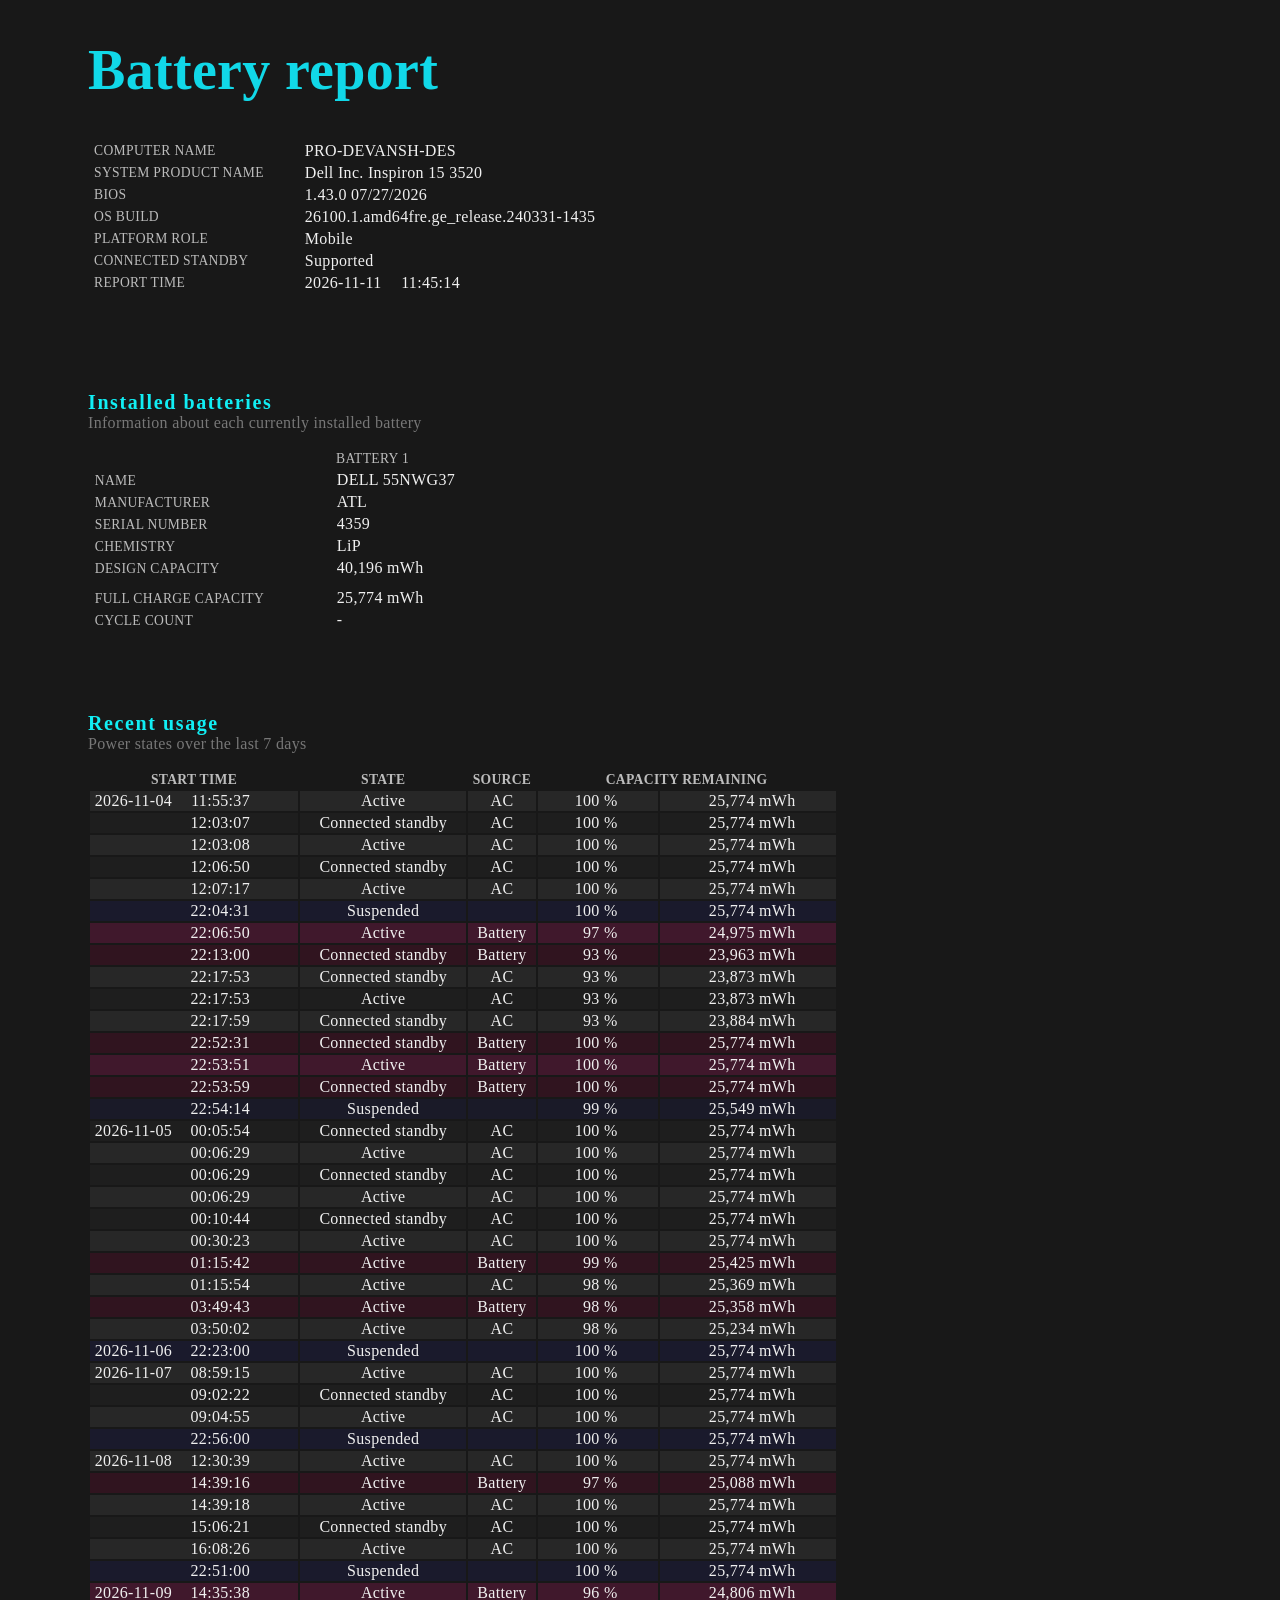
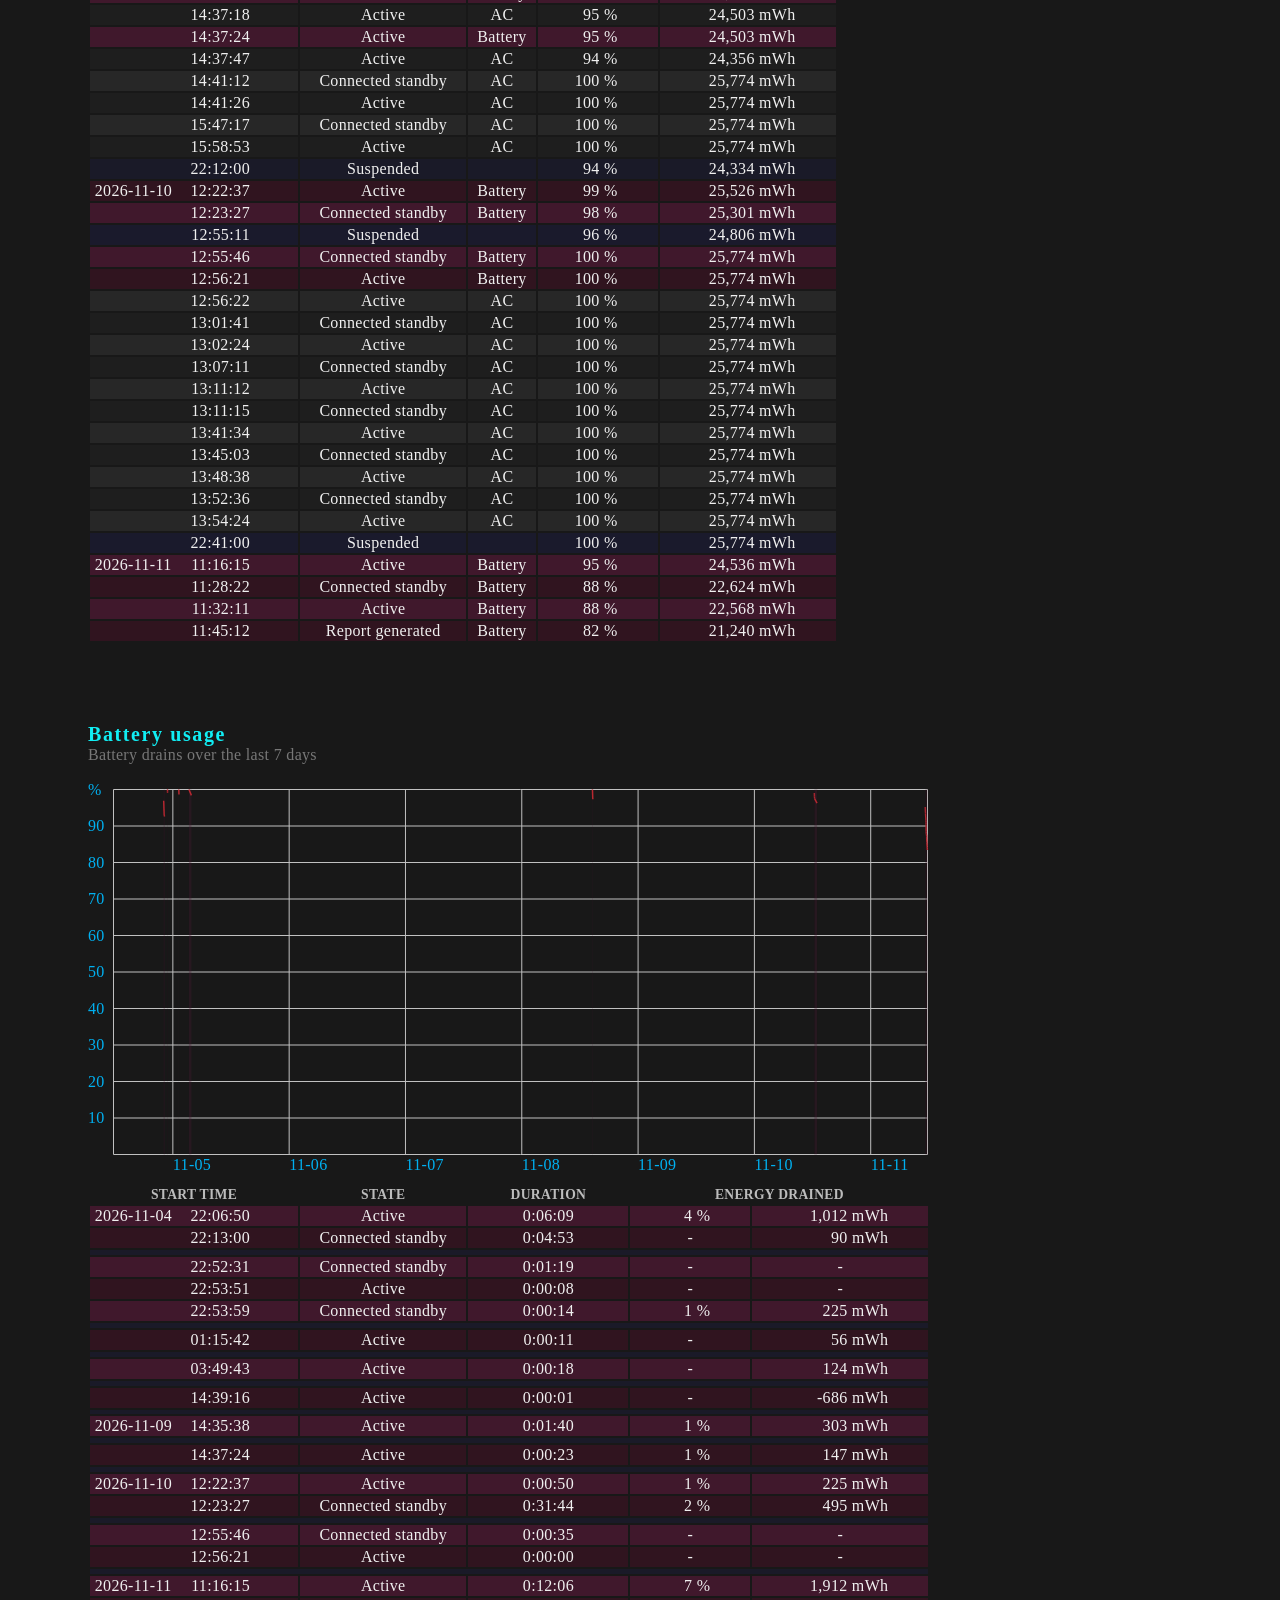
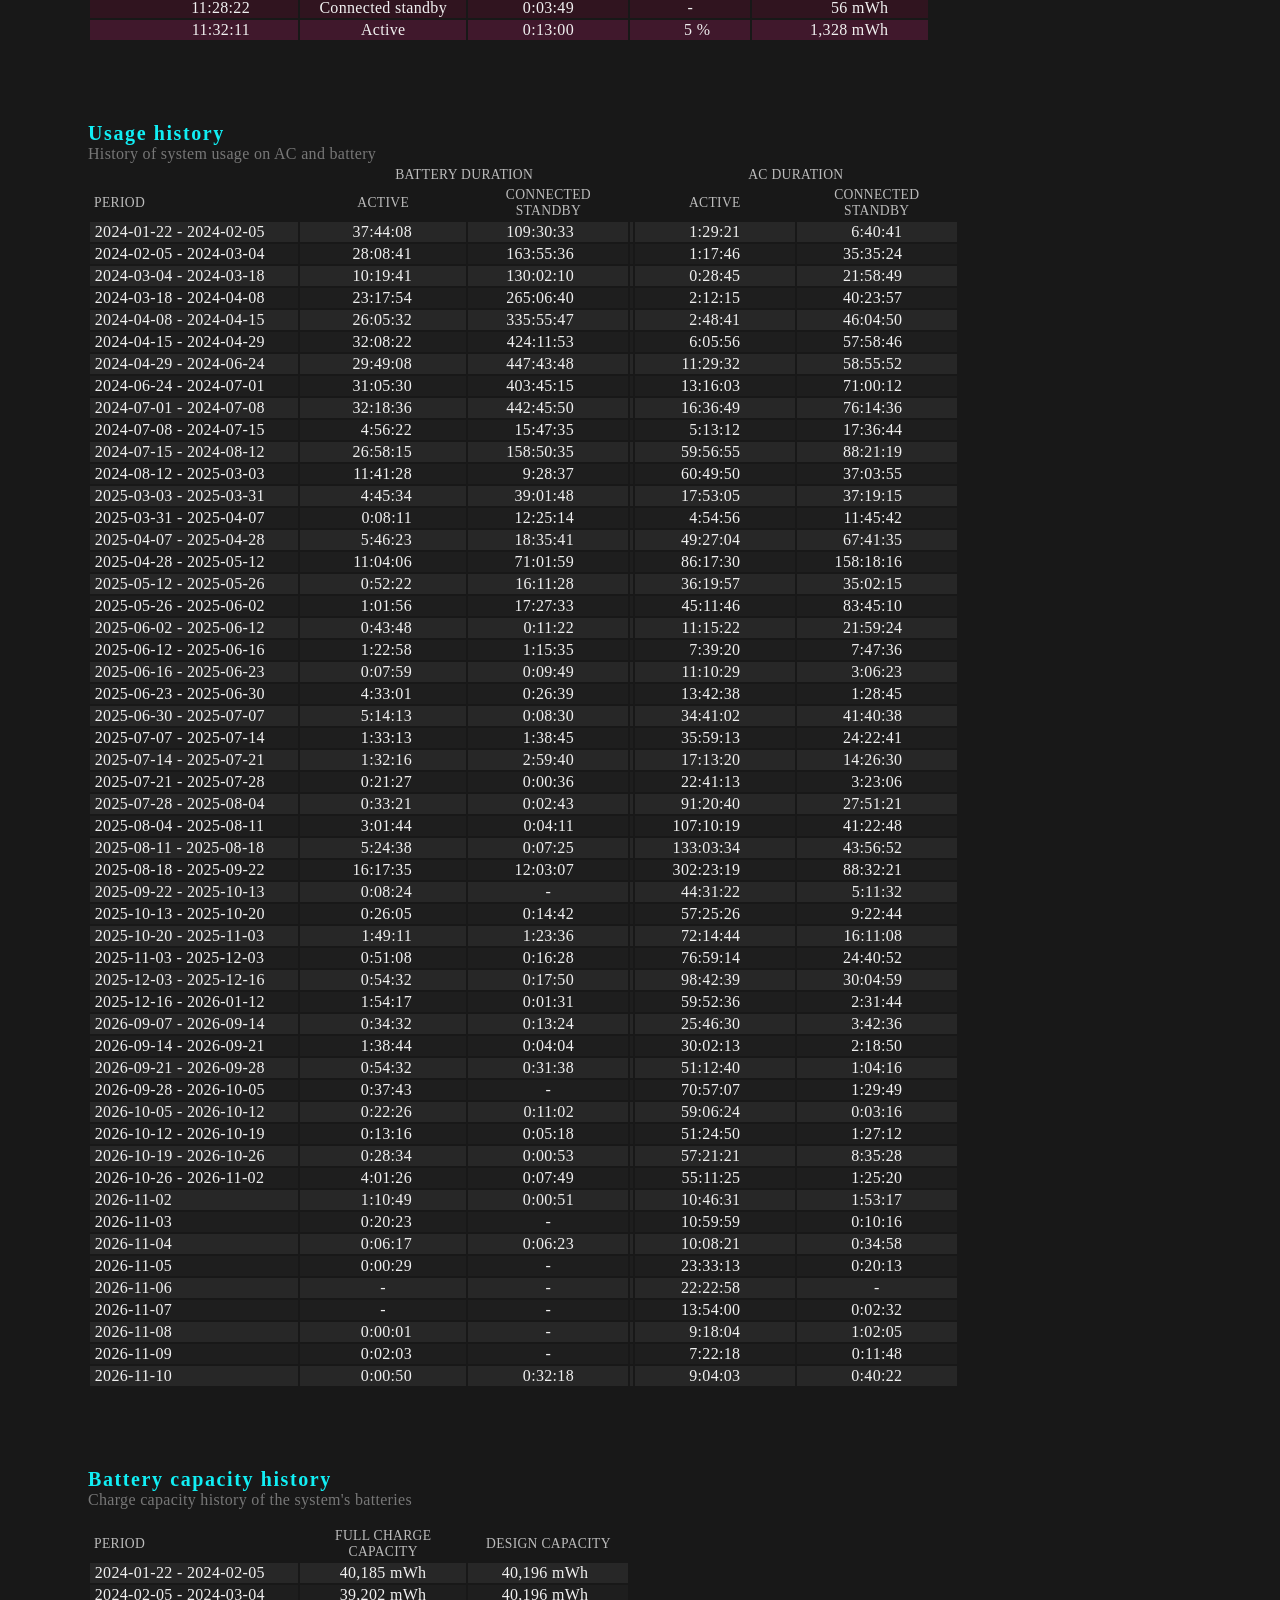
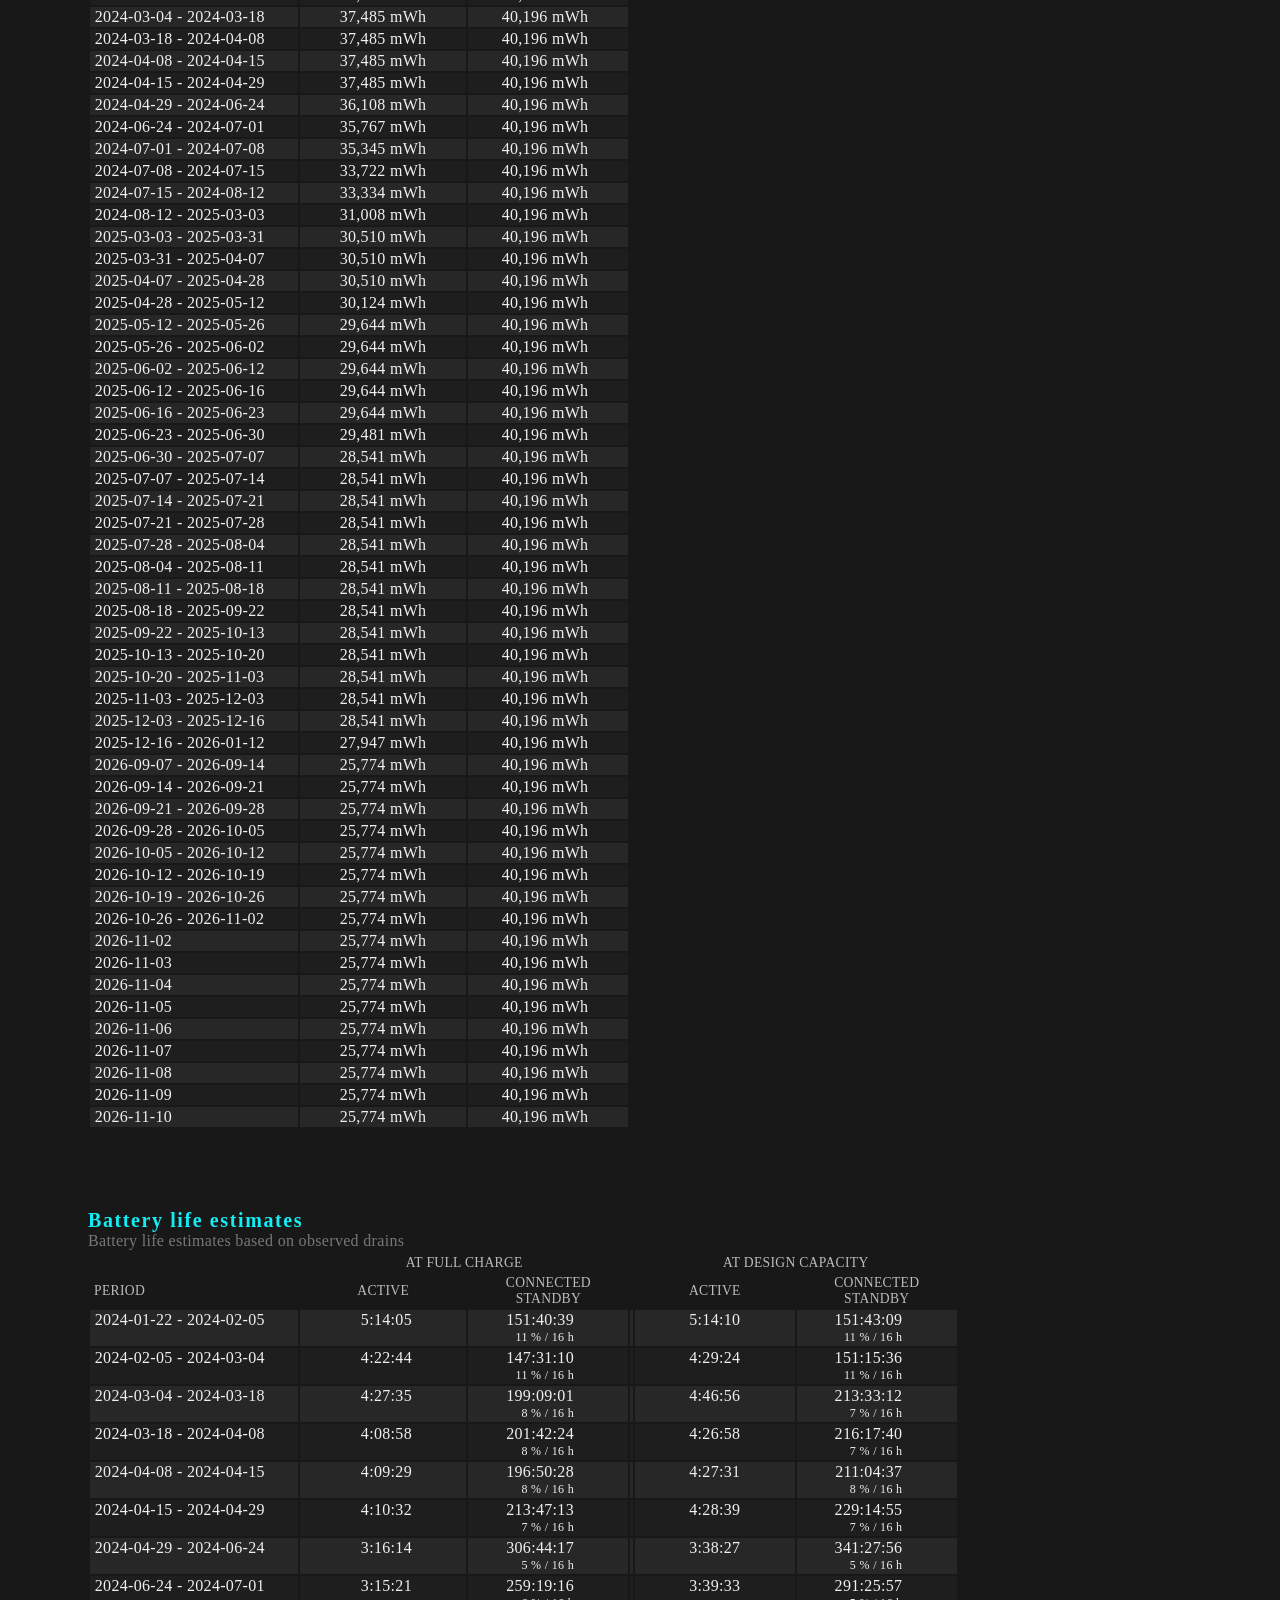
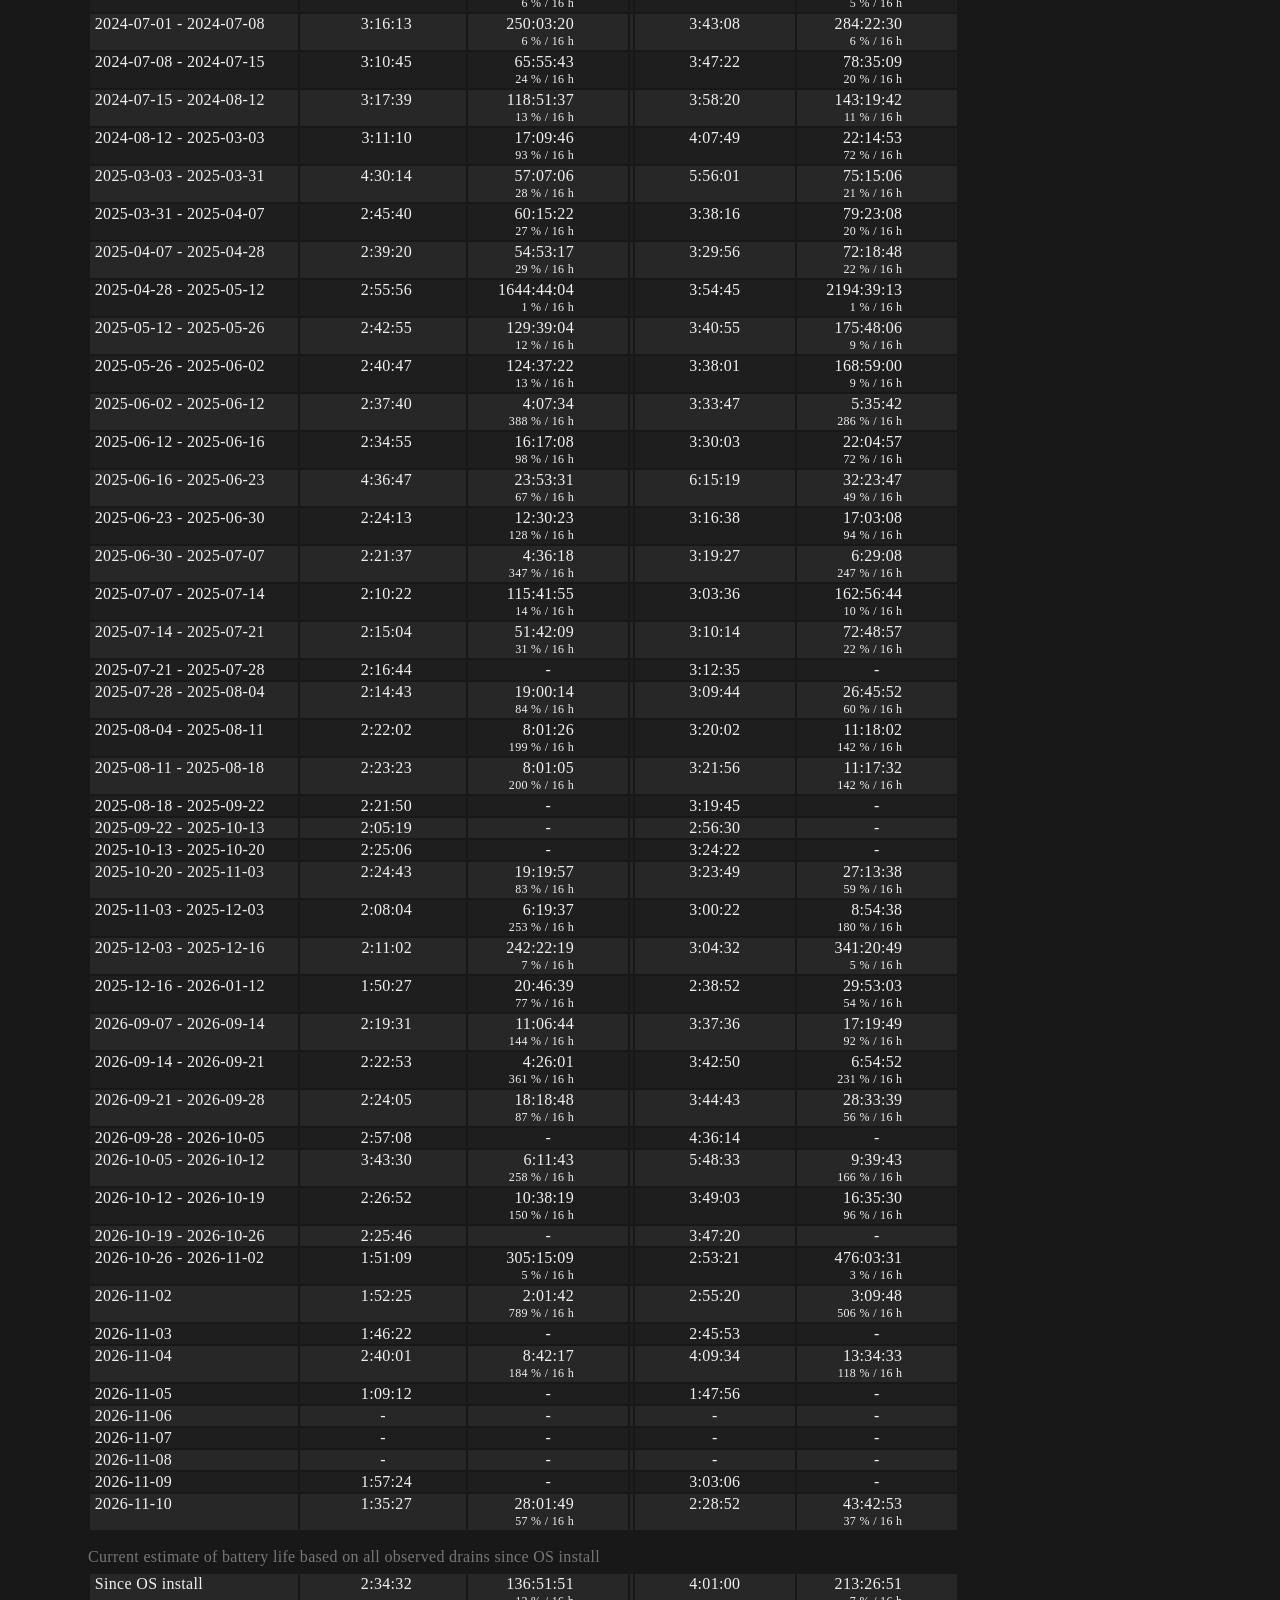
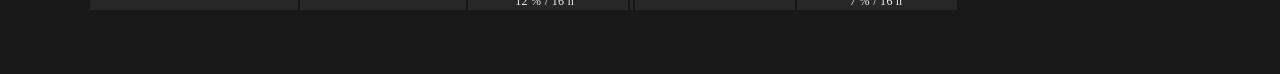
<file: sample/battery-report.html>
﻿<!DOCTYPE html>
<!-- saved from url=(0016)http://localhost -->
<html xmlns="http://www.w3.org/1999/xhtml" xmlns:ms="urn:schemas-microsoft-com:xslt" xmlns:bat="http://schemas.microsoft.com/battery/2012" xmlns:js="http://microsoft.com/kernel"><head><meta http-equiv="X-UA-Compatible" content="IE=edge"/><meta name="ReportUtcOffset" content="+5:30"/><title>Battery report</title><style type="text/css">
      body {
          font-family: Segoe UI Light;
          letter-spacing: 0.02em;
          background-color: #181818;
          color: #F0F0F0;
          margin-left: 5.5em;
      }

      h1 {
          color: #11D8E8;
          font-size: 42pt;
      }

      h2 {
          font-size: 15pt;
          color: #11EEF4;
          margin-top: 4em;
          margin-bottom: 0em;
          letter-spacing: 0.08em;
      }

      td {
          padding-left: 0.3em;
          padding-right: 0.3em;
      }

      .nobatts {
          font-family: Segoe UI Semibold;
          background: #272727;
          color: #ACAC60;
          font-size: 13pt;
          padding-left:0.4em;
          padding-right:0.4em;
          padding-top:0.3em;
          padding-bottom:0.3em;
      }

      .explanation {
          color: #777777;
          font-size: 12pt;
          margin-bottom: 1em;
      }

      .explanation2 {
          color: #777777;
          font-size: 12pt;
          margin-bottom: 0.1em;
      }

      table {
          border-width: 0;
          table-layout: fixed;
          font-family: Segoe UI Light;
          letter-spacing: 0.02em;
          background-color: #181818;
          color: #f0f0f0;
      }

      .even { background: #272727; }
      .odd { background: #1E1E1E; }
      .even.suspend { background: #1A1A28; }
      .odd.suspend { background: #1A1A2C; }

      thead {
          font-family: Segoe UI Semibold;
          font-size: 85%;
          color: #BCBCBC;
      }

      text {
          font-size: 12pt;
          font-family: Segoe UI Light;
          fill: #11EEF4;
      }

      .centered { text-align: center; }

      .label {
          font-family: Segoe UI Semibold;
          font-size: 85%;
          color: #BCBCBC;
      }

      .dc.even { background: #40182C; }
      .dc.odd { background: #30141F; }

      td.colBreak {
          padding: 0;
          width: 0.15em;
      }

      td.state { text-align: center; }

      td.hms {
          font-family: Segoe UI Symbol;
          text-align: right;
          padding-right: 3.4em;
      }

      td.dateTime { font-family: Segoe UI Symbol; }
      td.nullValue { text-align: center; }

      td.percent {
          font-family: Segoe UI Symbol;
          text-align: right;
          padding-right: 2.5em;
      }

      col:first-child { width: 13em; }
      col.col2 { width: 10.4em; }
      col.percent { width: 7.5em; }

      td.mw {
          text-align: right;
          padding-right: 2.5em;
      }

      td.acdc { text-align: center; }

      span.date {
          display: inline-block;
          width: 5.5em;
      }

      span.time {
          text-align: right;
          width: 4.2em;
          display: inline-block;
      }

      text { font-family: Segoe UI Symbol; }

      .noncontigbreak {
          height: 0.3em;
          background-color: #1A1A28;
      }
    </style><script type="text/javascript">
    // Formats a number using the current locale (to handle the 1000's separator).
    // The result is rounded so no decimal point is shown.
    function numberToLocaleString(value) {
        var localeString = Math.round(parseFloat(value + '')).toLocaleString();
        return localeString.substring(0, localeString.indexOf('.'));
    }

    function padLeft(number, length) {
        var str = '' + number;
        while (str.length < length) {
            str = '0' + str;
        }

        return str;
    }

    // Returns the number of milliseconds between 2 date-times represented as strings.
    function msBetween(startTime, endTime) {
        return startTime > endTime
               ? msBetween(endTime, startTime)
               : parseDateTime(endTime) - parseDateTime(startTime);
    }

    var dateFormat = /(\d{4})-(\d{2})-(\d{2})[T](\d{2}):(\d{2}):(\d{2})/

    // Parses a date-time string and returns a Date (i.e. number of milliseconds)
    function parseDateTime(value) {
        if (!value) {
            return 0;
        }

        var match = dateFormat.exec(value)
        if (!match) {
            return 0;
        }

        return Date.parse(match[1] + '/' + match[2] + '/' +
                          match[3] + ' ' + match[4] + ':' +
                          match[5] + ':' + match[6])
    }

    // Parses just the date portion of a date-time string and returns a Date
    // (i.e. number of milliseconds)
    function parseDate(value) {
        if (!value) {
            return 0;
        }

        var match = dateFormat.exec(value)
        if (!match) {
            return 0;
        }

        return Date.parse(match[1] + '/' + match[2] + '/' + match[3])
    }

    var durationFormat = /P((\d+)D)?T((\d+)H)?((\d+)M)?(\d+)S/

    // Convert a string of the form P10DT1H15M40S to a count of milliseconds
    function parseDurationToMs(value) {
        var match = durationFormat.exec(value)
        if (!match) {
            return 0
        }

        var days = parseInt(match[2] || '0');
        var hrs = parseInt(match[4] || '0');
        var mins = parseInt(match[6] || '0');
        var secs = parseInt(match[7] || '0');
        return ((((((days * 24) + hrs) * 60) + mins) * 60) +  secs) * 1000;
    }

    // Converts milliseconds to days
    function msToDays(ms) {
        return (ms / 1000 / 60 / 60 / 24);
    }

    function daysToMs(days) {
        return (days * 24 * 60 * 60 * 1000);
    }

    // Formats a number of milliseconds as h:mm:ss
    function formatDurationMs(value) {
        var ms = parseInt(value);
        var secs = ms / 1000;
        var mins = secs / 60;
        var hrs = Math.floor(mins / 60);
        mins = Math.floor(mins % 60);
        secs = Math.floor(secs % 60);
        return hrs + ':' + padLeft(mins,2) + ':' + padLeft(secs,2);
    }

    // Converts a millisecond timestamp to a day and month string
    // Note: dayOffset is forward from date.
    function dateToDayAndMonth(ms, dayOffset) {
        var adjustedDate = new Date(ms + (dayOffset * 24 * 60 * 60 * 1000));
        return padLeft(adjustedDate.getMonth() + 1, 2) + "-" +
               padLeft(adjustedDate.getDate(), 2);
    }

    // Takes a millisecond timestamp and returns a new millisecond timestamp
    // rounded down to the current day.
    function dateFloor(ms) {
        var dt = new Date(ms);
        return Date.parse(dt.getFullYear() + '/' + (dt.getMonth() + 1) + '/' + dt.getDate());
    }
    
    Timegraph = {
        axisTop: 9.5,
        axisRight: 24.5,
        axisBottom: 25.5,
        axisLeft: 25.5,
        ticks: 10,

        // Maximum number of 24 hour ticks for showing 12 and 6 hour ticks

        ticks12Hour: 8,
        ticks6Hour: 4,

        // Shading

        lineColor: "#B82830",
        shadingColor: "#4d1d35",

        precompute: function (graph) {
            var canvas = graph.canvas;
            var data = graph.data;
            var min = 0;
            var max = 0;

            graph.height = canvas.height - Timegraph.axisTop - Timegraph.axisBottom;
            graph.width = canvas.width - Timegraph.axisLeft - Timegraph.axisRight;
            for (var i = 0; i < data.length; i++) {
                data[i].t0 = parseDateTime(data[i].x0);
                data[i].t1 = parseDateTime(data[i].x1);

                if (i == 0) {
                    min = data[i].t0;
                    max = data[i].t1;
                }

                if (data[i].t0 < min) {
                    min = data[i].t0;
                }

                if (data[i].t1 > max) {
                    max = data[i].t1;
                }

                data[i].yy0 =
                    Timegraph.axisTop + graph.height - data[i].y0 * graph.height;

                data[i].yy1 =
                    Timegraph.axisTop + graph.height - data[i].y1 * graph.height;
            }

            if (graph.startTime != null) {
                graph.startMs = parseDateTime(graph.startTime);

            } else {
                graph.startMs = min;
            }

            graph.endMs = max;
            graph.durationMs = max - min;
        },

        drawFrame: function (graph) {
            var canvas = graph.canvas;
            var context = graph.context;

            graph.width =
                canvas.width - Timegraph.axisRight - Timegraph.axisLeft;

            graph.height =
                canvas.height - Timegraph.axisTop - Timegraph.axisBottom;

            context.beginPath();
            context.moveTo(Timegraph.axisLeft, Timegraph.axisTop);
            context.lineTo(Timegraph.axisLeft + graph.width,
                           Timegraph.axisTop);

            context.lineTo(Timegraph.axisLeft + graph.width,
                           Timegraph.axisTop + graph.height);

            context.lineTo(Timegraph.axisLeft,
                           Timegraph.axisTop + graph.height);

            context.lineTo(Timegraph.axisLeft, Timegraph.axisTop);
            context.strokeStyle = "#c0c0c0";
            context.stroke();
        },

        drawRange: function (graph) {
            var canvas = graph.canvas;
            var context = graph.context;

            context.font = "12pt Segoe UI";
            context.fillStyle = "#00b0f0";
            context.fillText("%", 0, Timegraph.axisTop + 5, Timegraph.axisLeft);

            var tickSpacing = graph.height / 10;
            var offset = Timegraph.axisTop + tickSpacing;
            var tickValue = 90;
            for (var i = 0; i < 9; i++) {
                context.beginPath();
                context.moveTo(Timegraph.axisLeft, offset);
                context.lineTo(Timegraph.axisLeft + graph.width,
                               offset);

                context.stroke();
                context.fillText(tickValue.toString(),
                                 0,
                                 offset + 5,
                                 Timegraph.axisLeft);

                offset += tickSpacing;
                tickValue -= 10;
            }
        },

        drawDomain: function (graph, start, end) {
            var canvas = graph.canvas;
            var context = graph.context;
            var data = graph.data;
            var duration = end - start;
            if ((end < start)) {
                return;
            }

            var startDay = dateFloor(start);
            var t0 = startDay;
            var t1 = dateFloor(end);
            var dayOffset = 0;
            if (start > t0) {
                t0 = t0 + daysToMs(1);
                dayOffset++;
            }

            if (t0 >= t1) {
                return;
            }

            var increment =
                Math.max(Math.floor((t1 - t0) / daysToMs(Timegraph.ticks)), 1);

            var incrementMs = daysToMs(increment);
            var spacing = (incrementMs / duration) * graph.width;
            var offset = (t0 - start) / duration;
            var ticksCount = Math.floor((t1 - t0) / incrementMs);
            for (offset = offset * graph.width + Timegraph.axisLeft;
                 offset < (graph.width + Timegraph.axisLeft);
                 offset += spacing) {

                context.beginPath();
                context.moveTo(offset, Timegraph.axisTop);
                context.lineTo(offset, Timegraph.axisTop + graph.height);
                context.stroke();
                context.fillText(dateToDayAndMonth(startDay, dayOffset),
                                 offset,
                                 Timegraph.axisTop + graph.height + 15,
                                 spacing);

                dayOffset += increment;
            }
        },

        plot: function (graph, start, end) {
            var canvas = graph.canvas;
            var context = graph.context
            var data = graph.data;

            if ((end < start)) {
                return;
            }

            var duration = end - start;
            Timegraph.drawDomain(graph, start, end);
            context.fillStyle = Timegraph.shadingColor;
            for (var i = 0; i < data.length - 1; i++) {
                if ((data[i].t0 < start) || (data[i].t0 > end) ||
                    (data[i].t1 > end)) {

                    continue;
                }

                var x1 = (data[i].t0 - start) / duration;
                x1 = x1 * graph.width + Timegraph.axisLeft;

                var x2 = (data[i].t1 - start) / duration;
                x2 = x2 * graph.width + Timegraph.axisLeft;

                context.globalAlpha = 0.3;
                context.fillRect(x1, Timegraph.axisTop, (x2 - x1), graph.height);
                context.globalAlpha = 1;
                context.beginPath();
                context.strokeStyle = Timegraph.lineColor;
                context.lineWidth = 1.5;
                context.moveTo(x1, data[i].yy0);
                context.lineTo(x2, data[i].yy1);
                context.stroke();
            }
        },

        draw: function (graph) {
            var canvas = document.getElementById(graph.element);
            if (canvas == null) {
                return;
            }

            var context = canvas.getContext('2d');
            if (context == null) {
                return;
            }

            graph.width = 0;
            graph.height = 0;
            graph.context = context;
            graph.canvas = canvas;

            Timegraph.precompute(graph);
            Timegraph.drawFrame(graph);
            Timegraph.drawRange(graph);
            Timegraph.plot(graph, graph.startMs, graph.endMs);
        }
    };
    
    drainGraphData = [
    { x0: "2026-11-04T22:06:50", x1: "2026-11-04T22:13:00", y0: 0.9689997672072631, y1: 0.9297353922557616 }, 
{ x0: "2026-11-04T22:13:00", x1: "2026-11-04T22:13:00", y0: 0.9297353922557616, y1: 0.9297353922557616 }, 
{ x0: "2026-11-04T22:13:00", x1: "2026-11-04T22:17:52", y0: 0.9297353922557616, y1: 0.9262435012027624 }, 
{ x0: "2026-11-04T22:50:25", x1: "2026-11-04T22:52:31", y0: 1, y1: 1 }, 
{ x0: "2026-11-04T22:52:31", x1: "2026-11-04T22:53:51", y0: 1, y1: 1 }, 
{ x0: "2026-11-04T22:53:51", x1: "2026-11-04T22:53:59", y0: 1, y1: 1 }, 
{ x0: "2026-11-04T22:53:59", x1: "2026-11-04T22:54:01", y0: 1, y1: 0.9943353767362458 }, 
{ x0: "2026-11-04T22:54:01", x1: "2026-11-04T22:54:06", y0: 0.9943353767362458, y1: 0.9930162178940017 }, 
{ x0: "2026-11-04T22:54:06", x1: "2026-11-04T22:54:14", y0: 0.9930162178940017, y1: 0.9912702723675021 }, 
{ x0: "2026-11-05T01:14:00", x1: "2026-11-05T01:15:42", y0: 1, y1: 0.9864592224722588 }, 
{ x0: "2026-11-05T03:19:00", x1: "2026-11-05T03:49:43", y0: 1, y1: 0.9838597035772484 }, 
{ x0: "2026-11-08T14:35:00", x1: "2026-11-08T14:39:16", y0: 1, y1: 0.973384030418251 }, 
{ x0: "2026-11-09T14:37:18", x1: "2026-11-09T14:37:24", y0: 0.9506867385737565, y1: 0.9506867385737565 }, 
{ x0: "2026-11-10T12:22:37", x1: "2026-11-10T12:23:27", y0: 0.9903779002095134, y1: 0.9816481725770156 }, 
{ x0: "2026-11-10T12:23:27", x1: "2026-11-10T12:26:10", y0: 0.9816481725770156, y1: 0.9746643904710173 }, 
{ x0: "2026-11-10T12:26:10", x1: "2026-11-10T12:55:11", y0: 0.9746643904710173, y1: 0.9624427717855203 }, 
{ x0: "2026-11-10T12:55:46", x1: "2026-11-10T12:56:21", y0: 1, y1: 1 }, 
{ x0: "2026-11-11T11:16:15", x1: "2026-11-11T11:17:00", y0: 0.9519670986265228, y1: 0.9441297431520137 }, 
{ x0: "2026-11-11T11:17:00", x1: "2026-11-11T11:19:08", y0: 0.9441297431520137, y1: 0.9340808566772717 }, 
{ x0: "2026-11-11T11:19:08", x1: "2026-11-11T11:21:56", y0: 0.9340808566772717, y1: 0.9244975556762629 }, 
{ x0: "2026-11-11T11:21:56", x1: "2026-11-11T11:24:53", y0: 0.9244975556762629, y1: 0.9144486692015209 }, 
{ x0: "2026-11-11T11:24:53", x1: "2026-11-11T11:26:00", y0: 0.9144486692015209, y1: 0.9087840459377667 }, 
{ x0: "2026-11-11T11:26:00", x1: "2026-11-11T11:26:00", y0: 0.9087840459377667, y1: 0.9043997827267789 }, 
{ x0: "2026-11-11T11:26:00", x1: "2026-11-11T11:26:51", y0: 0.9043997827267789, y1: 0.8943508962520369 }, 
{ x0: "2026-11-11T11:26:51", x1: "2026-11-11T11:27:38", y0: 0.8943508962520369, y1: 0.8843408085667727 }, 
{ x0: "2026-11-11T11:27:38", x1: "2026-11-11T11:28:16", y0: 0.8843408085667727, y1: 0.8786373865135407 }, 
{ x0: "2026-11-11T11:28:16", x1: "2026-11-11T11:28:22", y0: 0.8786373865135407, y1: 0.8777838131450298 }, 
{ x0: "2026-11-11T11:28:22", x1: "2026-11-11T11:32:11", y0: 0.8777838131450298, y1: 0.8756110809342749 }, 
{ x0: "2026-11-11T11:32:11", x1: "2026-11-11T11:33:00", y0: 0.8756110809342749, y1: 0.8703732443547761 }, 
{ x0: "2026-11-11T11:33:00", x1: "2026-11-11T11:33:33", y0: 0.8703732443547761, y1: 0.8642430356172888 }, 
{ x0: "2026-11-11T11:33:33", x1: "2026-11-11T11:35:53", y0: 0.8642430356172888, y1: 0.8541941491425468 }, 
{ x0: "2026-11-11T11:35:53", x1: "2026-11-11T11:38:47", y0: 0.8541941491425468, y1: 0.8441840614572825 }, 
{ x0: "2026-11-11T11:38:47", x1: "2026-11-11T11:41:00", y0: 0.8441840614572825, y1: 0.8372002793512843 }, 
{ x0: "2026-11-11T11:41:00", x1: "2026-11-11T11:41:12", y0: 0.8372002793512843, y1: 0.8341351749825405 }, 
{ x0: "2026-11-11T11:41:12", x1: "2026-11-11T11:43:08", y0: 0.8341351749825405, y1: 0.8240862885077985 }, 

    ];
    
    function main() {
        Timegraph.draw({
            element: "drain-graph",
            data: drainGraphData,
            startTime: "2026-11-04T11:45:12",
            endTime: "2026-11-11T11:45:14",
        });
    }

    if (window.addEventListener != null) {
        window.addEventListener("load", main, false);

    } else if (window.attachEvent != null) {
        window.attachEvent("onload", main);
    }
    </script></head><body><h1>
      Battery report
    </h1><table style="margin-bottom: 6em;"><col/><tr><td class="label">
          COMPUTER NAME
        </td><td>PRO-DEVANSH-DES</td></tr><tr><td class="label">
          SYSTEM PRODUCT NAME
        </td><td>Dell Inc. Inspiron 15 3520</td></tr><tr><td class="label">
          BIOS
        </td><td>1.43.0 07/27/2026</td></tr><tr><td class="label">
          OS BUILD
        </td><td>26100.1.amd64fre.ge_release.240331-1435</td></tr><tr><td class="label">
          PLATFORM ROLE
        </td><td>Mobile</td></tr><tr><td class="label">
          CONNECTED STANDBY
        </td><td>Supported</td></tr><tr><td class="label">
          REPORT TIME
        </td><td class="dateTime"><span class="date">2026-11-11 </span><span class="time">11:45:14</span></td></tr></table><h2>
      Installed batteries
    </h2><div class="explanation">
      Information about each currently installed battery
    </div><table><colgroup><col style="width: 15em;"/><col style="width: 14em;"/></colgroup><thead><tr><td> </td><td>
                  BATTERY
                  1</td></tr></thead><tr><td><span class="label">NAME</span></td><td>DELL 55NWG37</td></tr><tr><td><span class="label">MANUFACTURER</span></td><td>ATL</td></tr><tr><td><span class="label">SERIAL NUMBER</span></td><td>4359</td></tr><tr><td><span class="label">CHEMISTRY</span></td><td>LiP</td></tr><tr><td><span class="label">DESIGN CAPACITY</span></td><td>40,196 mWh
      </td></tr><tr style="height:0.4em;"></tr><tr><td><span class="label">FULL CHARGE CAPACITY</span></td><td>25,774 mWh
      </td></tr><tr><td><span class="label">CYCLE COUNT</span></td><td>
        -
      </td></tr></table><h2>Recent usage</h2><div class="explanation">
      Power states over the last 7 days
    </div><table><colgroup><col/><col class="col2"/><col style="width: 4.2em;"/><col class="percent"/><col style="width: 11em;"/></colgroup><thead><tr><th>
            START TIME
          </th><th class="centered">
            STATE
          </th><th class="centered">
            SOURCE
          </th><th colspan="2" class="centered">
            CAPACITY REMAINING
          </th></tr></thead><tr class="even  1"><td class="dateTime"><span class="date">2026-11-04 </span><span class="time">11:55:37</span></td><td class="state">
        Active
      </td><td class="acdc">
        AC
      </td><td class="percent">100 %
        </td><td class="mw">25,774 mWh
        </td></tr><tr class="odd  2"><td class="dateTime"><span class="date"> </span><span class="time">12:03:07</span></td><td class="state">
            Connected standby
          </td><td class="acdc">
        AC
      </td><td class="percent">100 %
        </td><td class="mw">25,774 mWh
        </td></tr><tr class="even  3"><td class="dateTime"><span class="date"> </span><span class="time">12:03:08</span></td><td class="state">
        Active
      </td><td class="acdc">
        AC
      </td><td class="percent">100 %
        </td><td class="mw">25,774 mWh
        </td></tr><tr class="odd  4"><td class="dateTime"><span class="date"> </span><span class="time">12:06:50</span></td><td class="state">
            Connected standby
          </td><td class="acdc">
        AC
      </td><td class="percent">100 %
        </td><td class="mw">25,774 mWh
        </td></tr><tr class="even  5"><td class="dateTime"><span class="date"> </span><span class="time">12:07:17</span></td><td class="state">
        Active
      </td><td class="acdc">
        AC
      </td><td class="percent">100 %
        </td><td class="mw">25,774 mWh
        </td></tr><tr class="odd suspend 6"><td class="dateTime"><span class="date"> </span><span class="time">22:04:31</span></td><td class="state">
        Suspended
      </td><td class="acdc"></td><td class="percent">100 %
        </td><td class="mw">25,774 mWh
        </td></tr><tr class="even dc 7"><td class="dateTime"><span class="date"> </span><span class="time">22:06:50</span></td><td class="state">
        Active
      </td><td class="acdc">
        Battery
      </td><td class="percent">97 %
        </td><td class="mw">24,975 mWh
        </td></tr><tr class="odd dc 8"><td class="dateTime"><span class="date"> </span><span class="time">22:13:00</span></td><td class="state">
            Connected standby
          </td><td class="acdc">
        Battery
      </td><td class="percent">93 %
        </td><td class="mw">23,963 mWh
        </td></tr><tr class="even  9"><td class="dateTime"><span class="date"> </span><span class="time">22:17:53</span></td><td class="state">
            Connected standby
          </td><td class="acdc">
        AC
      </td><td class="percent">93 %
        </td><td class="mw">23,873 mWh
        </td></tr><tr class="odd  10"><td class="dateTime"><span class="date"> </span><span class="time">22:17:53</span></td><td class="state">
        Active
      </td><td class="acdc">
        AC
      </td><td class="percent">93 %
        </td><td class="mw">23,873 mWh
        </td></tr><tr class="even  11"><td class="dateTime"><span class="date"> </span><span class="time">22:17:59</span></td><td class="state">
            Connected standby
          </td><td class="acdc">
        AC
      </td><td class="percent">93 %
        </td><td class="mw">23,884 mWh
        </td></tr><tr class="odd dc 12"><td class="dateTime"><span class="date"> </span><span class="time">22:52:31</span></td><td class="state">
            Connected standby
          </td><td class="acdc">
        Battery
      </td><td class="percent">100 %
        </td><td class="mw">25,774 mWh
        </td></tr><tr class="even dc 13"><td class="dateTime"><span class="date"> </span><span class="time">22:53:51</span></td><td class="state">
        Active
      </td><td class="acdc">
        Battery
      </td><td class="percent">100 %
        </td><td class="mw">25,774 mWh
        </td></tr><tr class="odd dc 14"><td class="dateTime"><span class="date"> </span><span class="time">22:53:59</span></td><td class="state">
            Connected standby
          </td><td class="acdc">
        Battery
      </td><td class="percent">100 %
        </td><td class="mw">25,774 mWh
        </td></tr><tr class="even suspend 15"><td class="dateTime"><span class="date"> </span><span class="time">22:54:14</span></td><td class="state">
        Suspended
      </td><td class="acdc"></td><td class="percent">99 %
        </td><td class="mw">25,549 mWh
        </td></tr><tr class="odd  16"><td class="dateTime"><span class="date">2026-11-05 </span><span class="time">00:05:54</span></td><td class="state">
            Connected standby
          </td><td class="acdc">
        AC
      </td><td class="percent">100 %
        </td><td class="mw">25,774 mWh
        </td></tr><tr class="even  17"><td class="dateTime"><span class="date"> </span><span class="time">00:06:29</span></td><td class="state">
        Active
      </td><td class="acdc">
        AC
      </td><td class="percent">100 %
        </td><td class="mw">25,774 mWh
        </td></tr><tr class="odd  18"><td class="dateTime"><span class="date"> </span><span class="time">00:06:29</span></td><td class="state">
            Connected standby
          </td><td class="acdc">
        AC
      </td><td class="percent">100 %
        </td><td class="mw">25,774 mWh
        </td></tr><tr class="even  19"><td class="dateTime"><span class="date"> </span><span class="time">00:06:29</span></td><td class="state">
        Active
      </td><td class="acdc">
        AC
      </td><td class="percent">100 %
        </td><td class="mw">25,774 mWh
        </td></tr><tr class="odd  20"><td class="dateTime"><span class="date"> </span><span class="time">00:10:44</span></td><td class="state">
            Connected standby
          </td><td class="acdc">
        AC
      </td><td class="percent">100 %
        </td><td class="mw">25,774 mWh
        </td></tr><tr class="even  21"><td class="dateTime"><span class="date"> </span><span class="time">00:30:23</span></td><td class="state">
        Active
      </td><td class="acdc">
        AC
      </td><td class="percent">100 %
        </td><td class="mw">25,774 mWh
        </td></tr><tr class="odd dc 22"><td class="dateTime"><span class="date"> </span><span class="time">01:15:42</span></td><td class="state">
        Active
      </td><td class="acdc">
        Battery
      </td><td class="percent">99 %
        </td><td class="mw">25,425 mWh
        </td></tr><tr class="even  23"><td class="dateTime"><span class="date"> </span><span class="time">01:15:54</span></td><td class="state">
        Active
      </td><td class="acdc">
        AC
      </td><td class="percent">98 %
        </td><td class="mw">25,369 mWh
        </td></tr><tr class="odd dc 24"><td class="dateTime"><span class="date"> </span><span class="time">03:49:43</span></td><td class="state">
        Active
      </td><td class="acdc">
        Battery
      </td><td class="percent">98 %
        </td><td class="mw">25,358 mWh
        </td></tr><tr class="even  25"><td class="dateTime"><span class="date"> </span><span class="time">03:50:02</span></td><td class="state">
        Active
      </td><td class="acdc">
        AC
      </td><td class="percent">98 %
        </td><td class="mw">25,234 mWh
        </td></tr><tr class="odd suspend 26"><td class="dateTime"><span class="date">2026-11-06 </span><span class="time">22:23:00</span></td><td class="state">
        Suspended
      </td><td class="acdc"></td><td class="percent">100 %
        </td><td class="mw">25,774 mWh
        </td></tr><tr class="even  27"><td class="dateTime"><span class="date">2026-11-07 </span><span class="time">08:59:15</span></td><td class="state">
        Active
      </td><td class="acdc">
        AC
      </td><td class="percent">100 %
        </td><td class="mw">25,774 mWh
        </td></tr><tr class="odd  28"><td class="dateTime"><span class="date"> </span><span class="time">09:02:22</span></td><td class="state">
            Connected standby
          </td><td class="acdc">
        AC
      </td><td class="percent">100 %
        </td><td class="mw">25,774 mWh
        </td></tr><tr class="even  29"><td class="dateTime"><span class="date"> </span><span class="time">09:04:55</span></td><td class="state">
        Active
      </td><td class="acdc">
        AC
      </td><td class="percent">100 %
        </td><td class="mw">25,774 mWh
        </td></tr><tr class="odd suspend 30"><td class="dateTime"><span class="date"> </span><span class="time">22:56:00</span></td><td class="state">
        Suspended
      </td><td class="acdc"></td><td class="percent">100 %
        </td><td class="mw">25,774 mWh
        </td></tr><tr class="even  31"><td class="dateTime"><span class="date">2026-11-08 </span><span class="time">12:30:39</span></td><td class="state">
        Active
      </td><td class="acdc">
        AC
      </td><td class="percent">100 %
        </td><td class="mw">25,774 mWh
        </td></tr><tr class="odd dc 32"><td class="dateTime"><span class="date"> </span><span class="time">14:39:16</span></td><td class="state">
        Active
      </td><td class="acdc">
        Battery
      </td><td class="percent">97 %
        </td><td class="mw">25,088 mWh
        </td></tr><tr class="even  33"><td class="dateTime"><span class="date"> </span><span class="time">14:39:18</span></td><td class="state">
        Active
      </td><td class="acdc">
        AC
      </td><td class="percent">100 %
        </td><td class="mw">25,774 mWh
        </td></tr><tr class="odd  34"><td class="dateTime"><span class="date"> </span><span class="time">15:06:21</span></td><td class="state">
            Connected standby
          </td><td class="acdc">
        AC
      </td><td class="percent">100 %
        </td><td class="mw">25,774 mWh
        </td></tr><tr class="even  35"><td class="dateTime"><span class="date"> </span><span class="time">16:08:26</span></td><td class="state">
        Active
      </td><td class="acdc">
        AC
      </td><td class="percent">100 %
        </td><td class="mw">25,774 mWh
        </td></tr><tr class="odd suspend 36"><td class="dateTime"><span class="date"> </span><span class="time">22:51:00</span></td><td class="state">
        Suspended
      </td><td class="acdc"></td><td class="percent">100 %
        </td><td class="mw">25,774 mWh
        </td></tr><tr class="even dc 37"><td class="dateTime"><span class="date">2026-11-09 </span><span class="time">14:35:38</span></td><td class="state">
        Active
      </td><td class="acdc">
        Battery
      </td><td class="percent">96 %
        </td><td class="mw">24,806 mWh
        </td></tr><tr class="odd  38"><td class="dateTime"><span class="date"> </span><span class="time">14:37:18</span></td><td class="state">
        Active
      </td><td class="acdc">
        AC
      </td><td class="percent">95 %
        </td><td class="mw">24,503 mWh
        </td></tr><tr class="even dc 39"><td class="dateTime"><span class="date"> </span><span class="time">14:37:24</span></td><td class="state">
        Active
      </td><td class="acdc">
        Battery
      </td><td class="percent">95 %
        </td><td class="mw">24,503 mWh
        </td></tr><tr class="odd  40"><td class="dateTime"><span class="date"> </span><span class="time">14:37:47</span></td><td class="state">
        Active
      </td><td class="acdc">
        AC
      </td><td class="percent">94 %
        </td><td class="mw">24,356 mWh
        </td></tr><tr class="even  41"><td class="dateTime"><span class="date"> </span><span class="time">14:41:12</span></td><td class="state">
            Connected standby
          </td><td class="acdc">
        AC
      </td><td class="percent">100 %
        </td><td class="mw">25,774 mWh
        </td></tr><tr class="odd  42"><td class="dateTime"><span class="date"> </span><span class="time">14:41:26</span></td><td class="state">
        Active
      </td><td class="acdc">
        AC
      </td><td class="percent">100 %
        </td><td class="mw">25,774 mWh
        </td></tr><tr class="even  43"><td class="dateTime"><span class="date"> </span><span class="time">15:47:17</span></td><td class="state">
            Connected standby
          </td><td class="acdc">
        AC
      </td><td class="percent">100 %
        </td><td class="mw">25,774 mWh
        </td></tr><tr class="odd  44"><td class="dateTime"><span class="date"> </span><span class="time">15:58:53</span></td><td class="state">
        Active
      </td><td class="acdc">
        AC
      </td><td class="percent">100 %
        </td><td class="mw">25,774 mWh
        </td></tr><tr class="even suspend 45"><td class="dateTime"><span class="date"> </span><span class="time">22:12:00</span></td><td class="state">
        Suspended
      </td><td class="acdc"></td><td class="percent">94 %
        </td><td class="mw">24,334 mWh
        </td></tr><tr class="odd dc 46"><td class="dateTime"><span class="date">2026-11-10 </span><span class="time">12:22:37</span></td><td class="state">
        Active
      </td><td class="acdc">
        Battery
      </td><td class="percent">99 %
        </td><td class="mw">25,526 mWh
        </td></tr><tr class="even dc 47"><td class="dateTime"><span class="date"> </span><span class="time">12:23:27</span></td><td class="state">
            Connected standby
          </td><td class="acdc">
        Battery
      </td><td class="percent">98 %
        </td><td class="mw">25,301 mWh
        </td></tr><tr class="odd suspend 48"><td class="dateTime"><span class="date"> </span><span class="time">12:55:11</span></td><td class="state">
        Suspended
      </td><td class="acdc"></td><td class="percent">96 %
        </td><td class="mw">24,806 mWh
        </td></tr><tr class="even dc 49"><td class="dateTime"><span class="date"> </span><span class="time">12:55:46</span></td><td class="state">
            Connected standby
          </td><td class="acdc">
        Battery
      </td><td class="percent">100 %
        </td><td class="mw">25,774 mWh
        </td></tr><tr class="odd dc 50"><td class="dateTime"><span class="date"> </span><span class="time">12:56:21</span></td><td class="state">
        Active
      </td><td class="acdc">
        Battery
      </td><td class="percent">100 %
        </td><td class="mw">25,774 mWh
        </td></tr><tr class="even  51"><td class="dateTime"><span class="date"> </span><span class="time">12:56:22</span></td><td class="state">
        Active
      </td><td class="acdc">
        AC
      </td><td class="percent">100 %
        </td><td class="mw">25,774 mWh
        </td></tr><tr class="odd  52"><td class="dateTime"><span class="date"> </span><span class="time">13:01:41</span></td><td class="state">
            Connected standby
          </td><td class="acdc">
        AC
      </td><td class="percent">100 %
        </td><td class="mw">25,774 mWh
        </td></tr><tr class="even  53"><td class="dateTime"><span class="date"> </span><span class="time">13:02:24</span></td><td class="state">
        Active
      </td><td class="acdc">
        AC
      </td><td class="percent">100 %
        </td><td class="mw">25,774 mWh
        </td></tr><tr class="odd  54"><td class="dateTime"><span class="date"> </span><span class="time">13:07:11</span></td><td class="state">
            Connected standby
          </td><td class="acdc">
        AC
      </td><td class="percent">100 %
        </td><td class="mw">25,774 mWh
        </td></tr><tr class="even  55"><td class="dateTime"><span class="date"> </span><span class="time">13:11:12</span></td><td class="state">
        Active
      </td><td class="acdc">
        AC
      </td><td class="percent">100 %
        </td><td class="mw">25,774 mWh
        </td></tr><tr class="odd  56"><td class="dateTime"><span class="date"> </span><span class="time">13:11:15</span></td><td class="state">
            Connected standby
          </td><td class="acdc">
        AC
      </td><td class="percent">100 %
        </td><td class="mw">25,774 mWh
        </td></tr><tr class="even  57"><td class="dateTime"><span class="date"> </span><span class="time">13:41:34</span></td><td class="state">
        Active
      </td><td class="acdc">
        AC
      </td><td class="percent">100 %
        </td><td class="mw">25,774 mWh
        </td></tr><tr class="odd  58"><td class="dateTime"><span class="date"> </span><span class="time">13:45:03</span></td><td class="state">
            Connected standby
          </td><td class="acdc">
        AC
      </td><td class="percent">100 %
        </td><td class="mw">25,774 mWh
        </td></tr><tr class="even  59"><td class="dateTime"><span class="date"> </span><span class="time">13:48:38</span></td><td class="state">
        Active
      </td><td class="acdc">
        AC
      </td><td class="percent">100 %
        </td><td class="mw">25,774 mWh
        </td></tr><tr class="odd  60"><td class="dateTime"><span class="date"> </span><span class="time">13:52:36</span></td><td class="state">
            Connected standby
          </td><td class="acdc">
        AC
      </td><td class="percent">100 %
        </td><td class="mw">25,774 mWh
        </td></tr><tr class="even  61"><td class="dateTime"><span class="date"> </span><span class="time">13:54:24</span></td><td class="state">
        Active
      </td><td class="acdc">
        AC
      </td><td class="percent">100 %
        </td><td class="mw">25,774 mWh
        </td></tr><tr class="odd suspend 62"><td class="dateTime"><span class="date"> </span><span class="time">22:41:00</span></td><td class="state">
        Suspended
      </td><td class="acdc"></td><td class="percent">100 %
        </td><td class="mw">25,774 mWh
        </td></tr><tr class="even dc 63"><td class="dateTime"><span class="date">2026-11-11 </span><span class="time">11:16:15</span></td><td class="state">
        Active
      </td><td class="acdc">
        Battery
      </td><td class="percent">95 %
        </td><td class="mw">24,536 mWh
        </td></tr><tr class="odd dc 64"><td class="dateTime"><span class="date"> </span><span class="time">11:28:22</span></td><td class="state">
            Connected standby
          </td><td class="acdc">
        Battery
      </td><td class="percent">88 %
        </td><td class="mw">22,624 mWh
        </td></tr><tr class="even dc 65"><td class="dateTime"><span class="date"> </span><span class="time">11:32:11</span></td><td class="state">
        Active
      </td><td class="acdc">
        Battery
      </td><td class="percent">88 %
        </td><td class="mw">22,568 mWh
        </td></tr><tr class="odd dc 66"><td class="dateTime"><span class="date"> </span><span class="time">11:45:12</span></td><td class="state">
        Report generated
      </td><td class="acdc">
        Battery
      </td><td class="percent">82 %
        </td><td class="mw">21,240 mWh
        </td></tr></table><h2>Battery usage</h2><div class="explanation">
      Battery drains over the last 7 days
    </div><canvas id="drain-graph" width="864" height="400"></canvas><table><colgroup><col/><col class="col2"/><col style="width: 10em;"/><col class="percent"/><col style="width: 11em;"/></colgroup><thead><tr><th>
            START TIME
          </th><th class="centered">
            STATE
          </th><th class="centered">
            DURATION
          </th><th class="centered" colspan="2">
            ENERGY DRAINED
          </th></tr></thead><tr class="even dc 1"><td class="dateTime"><span class="date">2026-11-04 </span><span class="time">22:06:50</span></td><td class="state">
        Active
      </td><td class="hms">0:06:09</td><td class="percent">4 %
        </td><td class="mw">1,012 mWh
        </td></tr><tr class="odd dc 2"><td class="dateTime"><span class="date"> </span><span class="time">22:13:00</span></td><td class="state">
            Connected standby
          </td><td class="hms">0:04:53</td><td class="nullValue">-</td><td class="mw">90 mWh
        </td></tr><tr class="noncontigbreak"><td colspan="5"> </td></tr><tr class="even dc 3"><td class="dateTime"><span class="date"> </span><span class="time">22:52:31</span></td><td class="state">
            Connected standby
          </td><td class="hms">0:01:19</td><td class="nullValue">-</td><td class="nullValue">-</td></tr><tr class="odd dc 4"><td class="dateTime"><span class="date"> </span><span class="time">22:53:51</span></td><td class="state">
        Active
      </td><td class="hms">0:00:08</td><td class="nullValue">-</td><td class="nullValue">-</td></tr><tr class="even dc 5"><td class="dateTime"><span class="date"> </span><span class="time">22:53:59</span></td><td class="state">
            Connected standby
          </td><td class="hms">0:00:14</td><td class="percent">1 %
        </td><td class="mw">225 mWh
        </td></tr><tr class="noncontigbreak"><td colspan="5"> </td></tr><tr class="odd dc 6"><td class="dateTime"><span class="date"> </span><span class="time">01:15:42</span></td><td class="state">
        Active
      </td><td class="hms">0:00:11</td><td class="nullValue">-</td><td class="mw">56 mWh
        </td></tr><tr class="noncontigbreak"><td colspan="5"> </td></tr><tr class="even dc 7"><td class="dateTime"><span class="date"> </span><span class="time">03:49:43</span></td><td class="state">
        Active
      </td><td class="hms">0:00:18</td><td class="nullValue">-</td><td class="mw">124 mWh
        </td></tr><tr class="noncontigbreak"><td colspan="5"> </td></tr><tr class="odd dc 8"><td class="dateTime"><span class="date"> </span><span class="time">14:39:16</span></td><td class="state">
        Active
      </td><td class="hms">0:00:01</td><td class="nullValue">-</td><td class="mw">-686 mWh
        </td></tr><tr class="noncontigbreak"><td colspan="5"> </td></tr><tr class="even dc 9"><td class="dateTime"><span class="date">2026-11-09 </span><span class="time">14:35:38</span></td><td class="state">
        Active
      </td><td class="hms">0:01:40</td><td class="percent">1 %
        </td><td class="mw">303 mWh
        </td></tr><tr class="noncontigbreak"><td colspan="5"> </td></tr><tr class="odd dc 10"><td class="dateTime"><span class="date"> </span><span class="time">14:37:24</span></td><td class="state">
        Active
      </td><td class="hms">0:00:23</td><td class="percent">1 %
        </td><td class="mw">147 mWh
        </td></tr><tr class="noncontigbreak"><td colspan="5"> </td></tr><tr class="even dc 11"><td class="dateTime"><span class="date">2026-11-10 </span><span class="time">12:22:37</span></td><td class="state">
        Active
      </td><td class="hms">0:00:50</td><td class="percent">1 %
        </td><td class="mw">225 mWh
        </td></tr><tr class="odd dc 12"><td class="dateTime"><span class="date"> </span><span class="time">12:23:27</span></td><td class="state">
            Connected standby
          </td><td class="hms">0:31:44</td><td class="percent">2 %
        </td><td class="mw">495 mWh
        </td></tr><tr class="noncontigbreak"><td colspan="5"> </td></tr><tr class="even dc 13"><td class="dateTime"><span class="date"> </span><span class="time">12:55:46</span></td><td class="state">
            Connected standby
          </td><td class="hms">0:00:35</td><td class="nullValue">-</td><td class="nullValue">-</td></tr><tr class="odd dc 14"><td class="dateTime"><span class="date"> </span><span class="time">12:56:21</span></td><td class="state">
        Active
      </td><td class="hms">0:00:00</td><td class="nullValue">-</td><td class="nullValue">-</td></tr><tr class="noncontigbreak"><td colspan="5"> </td></tr><tr class="even dc 15"><td class="dateTime"><span class="date">2026-11-11 </span><span class="time">11:16:15</span></td><td class="state">
        Active
      </td><td class="hms">0:12:06</td><td class="percent">7 %
        </td><td class="mw">1,912 mWh
        </td></tr><tr class="odd dc 16"><td class="dateTime"><span class="date"> </span><span class="time">11:28:22</span></td><td class="state">
            Connected standby
          </td><td class="hms">0:03:49</td><td class="nullValue">-</td><td class="mw">56 mWh
        </td></tr><tr class="even dc 17"><td class="dateTime"><span class="date"> </span><span class="time">11:32:11</span></td><td class="state">
        Active
      </td><td class="hms">0:13:00</td><td class="percent">5 %
        </td><td class="mw">1,328 mWh
        </td></tr></table><h2>
      Usage history
    </h2><div class="explanation2">
      History of system usage on AC and battery
    </div><table><colgroup><col/><col class="col2"/><col style="width: 10em;"/><col style=""/><col style="width: 10em;"/><col style="width: 10em;"/><col style=""/></colgroup><thead><tr><td> </td><td colspan="2" class="centered">
            BATTERY DURATION
          </td><td class="colBreak"> </td><td colspan="3" class="centered">
            AC DURATION
          </td></tr><tr><td>
            PERIOD
          </td><td class="centered">
            ACTIVE
          </td><td class="centered">
            CONNECTED STANDBY
          </td><td class="colBreak"> </td><td class="centered">
            ACTIVE
          </td><td class="centered">
            CONNECTED STANDBY
          </td></tr></thead><tr class="even  1"><td class="dateTime">2024-01-22
      - 2024-02-05</td><td class="hms">37:44:08</td><td class="hms">109:30:33</td><td class="colBreak"> </td><td class="hms">1:29:21</td><td class="hms">6:40:41</td></tr><tr class="odd  2"><td class="dateTime">2024-02-05
      - 2024-03-04</td><td class="hms">28:08:41</td><td class="hms">163:55:36</td><td class="colBreak"> </td><td class="hms">1:17:46</td><td class="hms">35:35:24</td></tr><tr class="even  3"><td class="dateTime">2024-03-04
      - 2024-03-18</td><td class="hms">10:19:41</td><td class="hms">130:02:10</td><td class="colBreak"> </td><td class="hms">0:28:45</td><td class="hms">21:58:49</td></tr><tr class="odd  4"><td class="dateTime">2024-03-18
      - 2024-04-08</td><td class="hms">23:17:54</td><td class="hms">265:06:40</td><td class="colBreak"> </td><td class="hms">2:12:15</td><td class="hms">40:23:57</td></tr><tr class="even  5"><td class="dateTime">2024-04-08
      - 2024-04-15</td><td class="hms">26:05:32</td><td class="hms">335:55:47</td><td class="colBreak"> </td><td class="hms">2:48:41</td><td class="hms">46:04:50</td></tr><tr class="odd  6"><td class="dateTime">2024-04-15
      - 2024-04-29</td><td class="hms">32:08:22</td><td class="hms">424:11:53</td><td class="colBreak"> </td><td class="hms">6:05:56</td><td class="hms">57:58:46</td></tr><tr class="even  7"><td class="dateTime">2024-04-29
      - 2024-06-24</td><td class="hms">29:49:08</td><td class="hms">447:43:48</td><td class="colBreak"> </td><td class="hms">11:29:32</td><td class="hms">58:55:52</td></tr><tr class="odd  8"><td class="dateTime">2024-06-24
      - 2024-07-01</td><td class="hms">31:05:30</td><td class="hms">403:45:15</td><td class="colBreak"> </td><td class="hms">13:16:03</td><td class="hms">71:00:12</td></tr><tr class="even  9"><td class="dateTime">2024-07-01
      - 2024-07-08</td><td class="hms">32:18:36</td><td class="hms">442:45:50</td><td class="colBreak"> </td><td class="hms">16:36:49</td><td class="hms">76:14:36</td></tr><tr class="odd  10"><td class="dateTime">2024-07-08
      - 2024-07-15</td><td class="hms">4:56:22</td><td class="hms">15:47:35</td><td class="colBreak"> </td><td class="hms">5:13:12</td><td class="hms">17:36:44</td></tr><tr class="even  11"><td class="dateTime">2024-07-15
      - 2024-08-12</td><td class="hms">26:58:15</td><td class="hms">158:50:35</td><td class="colBreak"> </td><td class="hms">59:56:55</td><td class="hms">88:21:19</td></tr><tr class="odd  12"><td class="dateTime">2024-08-12
      - 2025-03-03</td><td class="hms">11:41:28</td><td class="hms">9:28:37</td><td class="colBreak"> </td><td class="hms">60:49:50</td><td class="hms">37:03:55</td></tr><tr class="even  13"><td class="dateTime">2025-03-03
      - 2025-03-31</td><td class="hms">4:45:34</td><td class="hms">39:01:48</td><td class="colBreak"> </td><td class="hms">17:53:05</td><td class="hms">37:19:15</td></tr><tr class="odd  14"><td class="dateTime">2025-03-31
      - 2025-04-07</td><td class="hms">0:08:11</td><td class="hms">12:25:14</td><td class="colBreak"> </td><td class="hms">4:54:56</td><td class="hms">11:45:42</td></tr><tr class="even  15"><td class="dateTime">2025-04-07
      - 2025-04-28</td><td class="hms">5:46:23</td><td class="hms">18:35:41</td><td class="colBreak"> </td><td class="hms">49:27:04</td><td class="hms">67:41:35</td></tr><tr class="odd  16"><td class="dateTime">2025-04-28
      - 2025-05-12</td><td class="hms">11:04:06</td><td class="hms">71:01:59</td><td class="colBreak"> </td><td class="hms">86:17:30</td><td class="hms">158:18:16</td></tr><tr class="even  17"><td class="dateTime">2025-05-12
      - 2025-05-26</td><td class="hms">0:52:22</td><td class="hms">16:11:28</td><td class="colBreak"> </td><td class="hms">36:19:57</td><td class="hms">35:02:15</td></tr><tr class="odd  18"><td class="dateTime">2025-05-26
      - 2025-06-02</td><td class="hms">1:01:56</td><td class="hms">17:27:33</td><td class="colBreak"> </td><td class="hms">45:11:46</td><td class="hms">83:45:10</td></tr><tr class="even  19"><td class="dateTime">2025-06-02
      - 2025-06-12</td><td class="hms">0:43:48</td><td class="hms">0:11:22</td><td class="colBreak"> </td><td class="hms">11:15:22</td><td class="hms">21:59:24</td></tr><tr class="odd  20"><td class="dateTime">2025-06-12
      - 2025-06-16</td><td class="hms">1:22:58</td><td class="hms">1:15:35</td><td class="colBreak"> </td><td class="hms">7:39:20</td><td class="hms">7:47:36</td></tr><tr class="even  21"><td class="dateTime">2025-06-16
      - 2025-06-23</td><td class="hms">0:07:59</td><td class="hms">0:09:49</td><td class="colBreak"> </td><td class="hms">11:10:29</td><td class="hms">3:06:23</td></tr><tr class="odd  22"><td class="dateTime">2025-06-23
      - 2025-06-30</td><td class="hms">4:33:01</td><td class="hms">0:26:39</td><td class="colBreak"> </td><td class="hms">13:42:38</td><td class="hms">1:28:45</td></tr><tr class="even  23"><td class="dateTime">2025-06-30
      - 2025-07-07</td><td class="hms">5:14:13</td><td class="hms">0:08:30</td><td class="colBreak"> </td><td class="hms">34:41:02</td><td class="hms">41:40:38</td></tr><tr class="odd  24"><td class="dateTime">2025-07-07
      - 2025-07-14</td><td class="hms">1:33:13</td><td class="hms">1:38:45</td><td class="colBreak"> </td><td class="hms">35:59:13</td><td class="hms">24:22:41</td></tr><tr class="even  25"><td class="dateTime">2025-07-14
      - 2025-07-21</td><td class="hms">1:32:16</td><td class="hms">2:59:40</td><td class="colBreak"> </td><td class="hms">17:13:20</td><td class="hms">14:26:30</td></tr><tr class="odd  26"><td class="dateTime">2025-07-21
      - 2025-07-28</td><td class="hms">0:21:27</td><td class="hms">0:00:36</td><td class="colBreak"> </td><td class="hms">22:41:13</td><td class="hms">3:23:06</td></tr><tr class="even  27"><td class="dateTime">2025-07-28
      - 2025-08-04</td><td class="hms">0:33:21</td><td class="hms">0:02:43</td><td class="colBreak"> </td><td class="hms">91:20:40</td><td class="hms">27:51:21</td></tr><tr class="odd  28"><td class="dateTime">2025-08-04
      - 2025-08-11</td><td class="hms">3:01:44</td><td class="hms">0:04:11</td><td class="colBreak"> </td><td class="hms">107:10:19</td><td class="hms">41:22:48</td></tr><tr class="even  29"><td class="dateTime">2025-08-11
      - 2025-08-18</td><td class="hms">5:24:38</td><td class="hms">0:07:25</td><td class="colBreak"> </td><td class="hms">133:03:34</td><td class="hms">43:56:52</td></tr><tr class="odd  30"><td class="dateTime">2025-08-18
      - 2025-09-22</td><td class="hms">16:17:35</td><td class="hms">12:03:07</td><td class="colBreak"> </td><td class="hms">302:23:19</td><td class="hms">88:32:21</td></tr><tr class="even  31"><td class="dateTime">2025-09-22
      - 2025-10-13</td><td class="hms">0:08:24</td><td class="nullValue">-</td><td class="colBreak"> </td><td class="hms">44:31:22</td><td class="hms">5:11:32</td></tr><tr class="odd  32"><td class="dateTime">2025-10-13
      - 2025-10-20</td><td class="hms">0:26:05</td><td class="hms">0:14:42</td><td class="colBreak"> </td><td class="hms">57:25:26</td><td class="hms">9:22:44</td></tr><tr class="even  33"><td class="dateTime">2025-10-20
      - 2025-11-03</td><td class="hms">1:49:11</td><td class="hms">1:23:36</td><td class="colBreak"> </td><td class="hms">72:14:44</td><td class="hms">16:11:08</td></tr><tr class="odd  34"><td class="dateTime">2025-11-03
      - 2025-12-03</td><td class="hms">0:51:08</td><td class="hms">0:16:28</td><td class="colBreak"> </td><td class="hms">76:59:14</td><td class="hms">24:40:52</td></tr><tr class="even  35"><td class="dateTime">2025-12-03
      - 2025-12-16</td><td class="hms">0:54:32</td><td class="hms">0:17:50</td><td class="colBreak"> </td><td class="hms">98:42:39</td><td class="hms">30:04:59</td></tr><tr class="odd  36"><td class="dateTime">2025-12-16
      - 2026-01-12</td><td class="hms">1:54:17</td><td class="hms">0:01:31</td><td class="colBreak"> </td><td class="hms">59:52:36</td><td class="hms">2:31:44</td></tr><tr class="even  37"><td class="dateTime">2026-09-07
      - 2026-09-14</td><td class="hms">0:34:32</td><td class="hms">0:13:24</td><td class="colBreak"> </td><td class="hms">25:46:30</td><td class="hms">3:42:36</td></tr><tr class="odd  38"><td class="dateTime">2026-09-14
      - 2026-09-21</td><td class="hms">1:38:44</td><td class="hms">0:04:04</td><td class="colBreak"> </td><td class="hms">30:02:13</td><td class="hms">2:18:50</td></tr><tr class="even  39"><td class="dateTime">2026-09-21
      - 2026-09-28</td><td class="hms">0:54:32</td><td class="hms">0:31:38</td><td class="colBreak"> </td><td class="hms">51:12:40</td><td class="hms">1:04:16</td></tr><tr class="odd  40"><td class="dateTime">2026-09-28
      - 2026-10-05</td><td class="hms">0:37:43</td><td class="nullValue">-</td><td class="colBreak"> </td><td class="hms">70:57:07</td><td class="hms">1:29:49</td></tr><tr class="even  41"><td class="dateTime">2026-10-05
      - 2026-10-12</td><td class="hms">0:22:26</td><td class="hms">0:11:02</td><td class="colBreak"> </td><td class="hms">59:06:24</td><td class="hms">0:03:16</td></tr><tr class="odd  42"><td class="dateTime">2026-10-12
      - 2026-10-19</td><td class="hms">0:13:16</td><td class="hms">0:05:18</td><td class="colBreak"> </td><td class="hms">51:24:50</td><td class="hms">1:27:12</td></tr><tr class="even  43"><td class="dateTime">2026-10-19
      - 2026-10-26</td><td class="hms">0:28:34</td><td class="hms">0:00:53</td><td class="colBreak"> </td><td class="hms">57:21:21</td><td class="hms">8:35:28</td></tr><tr class="odd  44"><td class="dateTime">2026-10-26
      - 2026-11-02</td><td class="hms">4:01:26</td><td class="hms">0:07:49</td><td class="colBreak"> </td><td class="hms">55:11:25</td><td class="hms">1:25:20</td></tr><tr class="even  45"><td class="dateTime">2026-11-02</td><td class="hms">1:10:49</td><td class="hms">0:00:51</td><td class="colBreak"> </td><td class="hms">10:46:31</td><td class="hms">1:53:17</td></tr><tr class="odd  46"><td class="dateTime">2026-11-03</td><td class="hms">0:20:23</td><td class="nullValue">-</td><td class="colBreak"> </td><td class="hms">10:59:59</td><td class="hms">0:10:16</td></tr><tr class="even  47"><td class="dateTime">2026-11-04</td><td class="hms">0:06:17</td><td class="hms">0:06:23</td><td class="colBreak"> </td><td class="hms">10:08:21</td><td class="hms">0:34:58</td></tr><tr class="odd  48"><td class="dateTime">2026-11-05</td><td class="hms">0:00:29</td><td class="nullValue">-</td><td class="colBreak"> </td><td class="hms">23:33:13</td><td class="hms">0:20:13</td></tr><tr class="even  49"><td class="dateTime">2026-11-06</td><td class="nullValue">-</td><td class="nullValue">-</td><td class="colBreak"> </td><td class="hms">22:22:58</td><td class="nullValue">-</td></tr><tr class="odd  50"><td class="dateTime">2026-11-07</td><td class="nullValue">-</td><td class="nullValue">-</td><td class="colBreak"> </td><td class="hms">13:54:00</td><td class="hms">0:02:32</td></tr><tr class="even  51"><td class="dateTime">2026-11-08</td><td class="hms">0:00:01</td><td class="nullValue">-</td><td class="colBreak"> </td><td class="hms">9:18:04</td><td class="hms">1:02:05</td></tr><tr class="odd  52"><td class="dateTime">2026-11-09</td><td class="hms">0:02:03</td><td class="nullValue">-</td><td class="colBreak"> </td><td class="hms">7:22:18</td><td class="hms">0:11:48</td></tr><tr class="even  53"><td class="dateTime">2026-11-10</td><td class="hms">0:00:50</td><td class="hms">0:32:18</td><td class="colBreak"> </td><td class="hms">9:04:03</td><td class="hms">0:40:22</td></tr></table><h2>
      Battery capacity history
    </h2><div class="explanation">
      Charge capacity history of the system's batteries
    </div><table><colgroup><col/><col class="col2"/><col style="width: 10em;"/></colgroup><thead><tr><td><span>PERIOD</span></td><td class="centered">
            FULL CHARGE CAPACITY
          </td><td class="centered">
            DESIGN CAPACITY
          </td></tr></thead><tr class="even  1"><td class="dateTime">2024-01-22
      - 2024-02-05</td><td class="mw">40,185 mWh
        </td><td class="mw">40,196 mWh
        </td></tr><tr class="odd  2"><td class="dateTime">2024-02-05
      - 2024-03-04</td><td class="mw">39,202 mWh
        </td><td class="mw">40,196 mWh
        </td></tr><tr class="even  3"><td class="dateTime">2024-03-04
      - 2024-03-18</td><td class="mw">37,485 mWh
        </td><td class="mw">40,196 mWh
        </td></tr><tr class="odd  4"><td class="dateTime">2024-03-18
      - 2024-04-08</td><td class="mw">37,485 mWh
        </td><td class="mw">40,196 mWh
        </td></tr><tr class="even  5"><td class="dateTime">2024-04-08
      - 2024-04-15</td><td class="mw">37,485 mWh
        </td><td class="mw">40,196 mWh
        </td></tr><tr class="odd  6"><td class="dateTime">2024-04-15
      - 2024-04-29</td><td class="mw">37,485 mWh
        </td><td class="mw">40,196 mWh
        </td></tr><tr class="even  7"><td class="dateTime">2024-04-29
      - 2024-06-24</td><td class="mw">36,108 mWh
        </td><td class="mw">40,196 mWh
        </td></tr><tr class="odd  8"><td class="dateTime">2024-06-24
      - 2024-07-01</td><td class="mw">35,767 mWh
        </td><td class="mw">40,196 mWh
        </td></tr><tr class="even  9"><td class="dateTime">2024-07-01
      - 2024-07-08</td><td class="mw">35,345 mWh
        </td><td class="mw">40,196 mWh
        </td></tr><tr class="odd  10"><td class="dateTime">2024-07-08
      - 2024-07-15</td><td class="mw">33,722 mWh
        </td><td class="mw">40,196 mWh
        </td></tr><tr class="even  11"><td class="dateTime">2024-07-15
      - 2024-08-12</td><td class="mw">33,334 mWh
        </td><td class="mw">40,196 mWh
        </td></tr><tr class="odd  12"><td class="dateTime">2024-08-12
      - 2025-03-03</td><td class="mw">31,008 mWh
        </td><td class="mw">40,196 mWh
        </td></tr><tr class="even  13"><td class="dateTime">2025-03-03
      - 2025-03-31</td><td class="mw">30,510 mWh
        </td><td class="mw">40,196 mWh
        </td></tr><tr class="odd  14"><td class="dateTime">2025-03-31
      - 2025-04-07</td><td class="mw">30,510 mWh
        </td><td class="mw">40,196 mWh
        </td></tr><tr class="even  15"><td class="dateTime">2025-04-07
      - 2025-04-28</td><td class="mw">30,510 mWh
        </td><td class="mw">40,196 mWh
        </td></tr><tr class="odd  16"><td class="dateTime">2025-04-28
      - 2025-05-12</td><td class="mw">30,124 mWh
        </td><td class="mw">40,196 mWh
        </td></tr><tr class="even  17"><td class="dateTime">2025-05-12
      - 2025-05-26</td><td class="mw">29,644 mWh
        </td><td class="mw">40,196 mWh
        </td></tr><tr class="odd  18"><td class="dateTime">2025-05-26
      - 2025-06-02</td><td class="mw">29,644 mWh
        </td><td class="mw">40,196 mWh
        </td></tr><tr class="even  19"><td class="dateTime">2025-06-02
      - 2025-06-12</td><td class="mw">29,644 mWh
        </td><td class="mw">40,196 mWh
        </td></tr><tr class="odd  20"><td class="dateTime">2025-06-12
      - 2025-06-16</td><td class="mw">29,644 mWh
        </td><td class="mw">40,196 mWh
        </td></tr><tr class="even  21"><td class="dateTime">2025-06-16
      - 2025-06-23</td><td class="mw">29,644 mWh
        </td><td class="mw">40,196 mWh
        </td></tr><tr class="odd  22"><td class="dateTime">2025-06-23
      - 2025-06-30</td><td class="mw">29,481 mWh
        </td><td class="mw">40,196 mWh
        </td></tr><tr class="even  23"><td class="dateTime">2025-06-30
      - 2025-07-07</td><td class="mw">28,541 mWh
        </td><td class="mw">40,196 mWh
        </td></tr><tr class="odd  24"><td class="dateTime">2025-07-07
      - 2025-07-14</td><td class="mw">28,541 mWh
        </td><td class="mw">40,196 mWh
        </td></tr><tr class="even  25"><td class="dateTime">2025-07-14
      - 2025-07-21</td><td class="mw">28,541 mWh
        </td><td class="mw">40,196 mWh
        </td></tr><tr class="odd  26"><td class="dateTime">2025-07-21
      - 2025-07-28</td><td class="mw">28,541 mWh
        </td><td class="mw">40,196 mWh
        </td></tr><tr class="even  27"><td class="dateTime">2025-07-28
      - 2025-08-04</td><td class="mw">28,541 mWh
        </td><td class="mw">40,196 mWh
        </td></tr><tr class="odd  28"><td class="dateTime">2025-08-04
      - 2025-08-11</td><td class="mw">28,541 mWh
        </td><td class="mw">40,196 mWh
        </td></tr><tr class="even  29"><td class="dateTime">2025-08-11
      - 2025-08-18</td><td class="mw">28,541 mWh
        </td><td class="mw">40,196 mWh
        </td></tr><tr class="odd  30"><td class="dateTime">2025-08-18
      - 2025-09-22</td><td class="mw">28,541 mWh
        </td><td class="mw">40,196 mWh
        </td></tr><tr class="even  31"><td class="dateTime">2025-09-22
      - 2025-10-13</td><td class="mw">28,541 mWh
        </td><td class="mw">40,196 mWh
        </td></tr><tr class="odd  32"><td class="dateTime">2025-10-13
      - 2025-10-20</td><td class="mw">28,541 mWh
        </td><td class="mw">40,196 mWh
        </td></tr><tr class="even  33"><td class="dateTime">2025-10-20
      - 2025-11-03</td><td class="mw">28,541 mWh
        </td><td class="mw">40,196 mWh
        </td></tr><tr class="odd  34"><td class="dateTime">2025-11-03
      - 2025-12-03</td><td class="mw">28,541 mWh
        </td><td class="mw">40,196 mWh
        </td></tr><tr class="even  35"><td class="dateTime">2025-12-03
      - 2025-12-16</td><td class="mw">28,541 mWh
        </td><td class="mw">40,196 mWh
        </td></tr><tr class="odd  36"><td class="dateTime">2025-12-16
      - 2026-01-12</td><td class="mw">27,947 mWh
        </td><td class="mw">40,196 mWh
        </td></tr><tr class="even  37"><td class="dateTime">2026-09-07
      - 2026-09-14</td><td class="mw">25,774 mWh
        </td><td class="mw">40,196 mWh
        </td></tr><tr class="odd  38"><td class="dateTime">2026-09-14
      - 2026-09-21</td><td class="mw">25,774 mWh
        </td><td class="mw">40,196 mWh
        </td></tr><tr class="even  39"><td class="dateTime">2026-09-21
      - 2026-09-28</td><td class="mw">25,774 mWh
        </td><td class="mw">40,196 mWh
        </td></tr><tr class="odd  40"><td class="dateTime">2026-09-28
      - 2026-10-05</td><td class="mw">25,774 mWh
        </td><td class="mw">40,196 mWh
        </td></tr><tr class="even  41"><td class="dateTime">2026-10-05
      - 2026-10-12</td><td class="mw">25,774 mWh
        </td><td class="mw">40,196 mWh
        </td></tr><tr class="odd  42"><td class="dateTime">2026-10-12
      - 2026-10-19</td><td class="mw">25,774 mWh
        </td><td class="mw">40,196 mWh
        </td></tr><tr class="even  43"><td class="dateTime">2026-10-19
      - 2026-10-26</td><td class="mw">25,774 mWh
        </td><td class="mw">40,196 mWh
        </td></tr><tr class="odd  44"><td class="dateTime">2026-10-26
      - 2026-11-02</td><td class="mw">25,774 mWh
        </td><td class="mw">40,196 mWh
        </td></tr><tr class="even  45"><td class="dateTime">2026-11-02</td><td class="mw">25,774 mWh
        </td><td class="mw">40,196 mWh
        </td></tr><tr class="odd  46"><td class="dateTime">2026-11-03</td><td class="mw">25,774 mWh
        </td><td class="mw">40,196 mWh
        </td></tr><tr class="even  47"><td class="dateTime">2026-11-04</td><td class="mw">25,774 mWh
        </td><td class="mw">40,196 mWh
        </td></tr><tr class="odd  48"><td class="dateTime">2026-11-05</td><td class="mw">25,774 mWh
        </td><td class="mw">40,196 mWh
        </td></tr><tr class="even  49"><td class="dateTime">2026-11-06</td><td class="mw">25,774 mWh
        </td><td class="mw">40,196 mWh
        </td></tr><tr class="odd  50"><td class="dateTime">2026-11-07</td><td class="mw">25,774 mWh
        </td><td class="mw">40,196 mWh
        </td></tr><tr class="even  51"><td class="dateTime">2026-11-08</td><td class="mw">25,774 mWh
        </td><td class="mw">40,196 mWh
        </td></tr><tr class="odd  52"><td class="dateTime">2026-11-09</td><td class="mw">25,774 mWh
        </td><td class="mw">40,196 mWh
        </td></tr><tr class="even  53"><td class="dateTime">2026-11-10</td><td class="mw">25,774 mWh
        </td><td class="mw">40,196 mWh
        </td></tr></table><h2>
      Battery life estimates
    </h2><div class="explanation2">
      Battery life estimates based on observed drains
    </div><table><colgroup><col/><col class="col2"/><col style="width: 10em;"/><col style=""/><col style="width: 10em;"/><col style="width: 10em;"/><col style="width: 10em;"/></colgroup><thead><tr class="rowHeader"><td> </td><td colspan="2" class="centered">
            AT FULL CHARGE
          </td><td class="colBreak"> </td><td colspan="2" class="centered">
            AT DESIGN CAPACITY
          </td></tr><tr class="rowHeader"><td>
            PERIOD
          </td><td class="centered"><span>ACTIVE</span></td><td class="centered"><span>CONNECTED STANDBY</span></td><td class="colBreak"> </td><td class="centered"><span>ACTIVE</span></td><td class="centered"><span>CONNECTED STANDBY</span></td></tr></thead><tr style="vertical-align:top" class="even  1"><td class="dateTime">2024-01-22
      - 2024-02-05</td><td class="hms">5:14:05</td><td class="hms"><div style="height:1em;">151:40:39</div><span style="font-size:9pt; ">11 %
      
              / 16 h
            </span></td><td class="colBreak"> </td><td class="hms">5:14:10</td><td class="hms"><div style="height:1em;">151:43:09</div><span style="font-size:9pt; ">11 %
      
              / 16 h
            </span></td></tr><tr style="vertical-align:top" class="odd  2"><td class="dateTime">2024-02-05
      - 2024-03-04</td><td class="hms">4:22:44</td><td class="hms"><div style="height:1em;">147:31:10</div><span style="font-size:9pt; ">11 %
      
              / 16 h
            </span></td><td class="colBreak"> </td><td class="hms">4:29:24</td><td class="hms"><div style="height:1em;">151:15:36</div><span style="font-size:9pt; ">11 %
      
              / 16 h
            </span></td></tr><tr style="vertical-align:top" class="even  3"><td class="dateTime">2024-03-04
      - 2024-03-18</td><td class="hms">4:27:35</td><td class="hms"><div style="height:1em;">199:09:01</div><span style="font-size:9pt; ">8 %
      
              / 16 h
            </span></td><td class="colBreak"> </td><td class="hms">4:46:56</td><td class="hms"><div style="height:1em;">213:33:12</div><span style="font-size:9pt; ">7 %
      
              / 16 h
            </span></td></tr><tr style="vertical-align:top" class="odd  4"><td class="dateTime">2024-03-18
      - 2024-04-08</td><td class="hms">4:08:58</td><td class="hms"><div style="height:1em;">201:42:24</div><span style="font-size:9pt; ">8 %
      
              / 16 h
            </span></td><td class="colBreak"> </td><td class="hms">4:26:58</td><td class="hms"><div style="height:1em;">216:17:40</div><span style="font-size:9pt; ">7 %
      
              / 16 h
            </span></td></tr><tr style="vertical-align:top" class="even  5"><td class="dateTime">2024-04-08
      - 2024-04-15</td><td class="hms">4:09:29</td><td class="hms"><div style="height:1em;">196:50:28</div><span style="font-size:9pt; ">8 %
      
              / 16 h
            </span></td><td class="colBreak"> </td><td class="hms">4:27:31</td><td class="hms"><div style="height:1em;">211:04:37</div><span style="font-size:9pt; ">8 %
      
              / 16 h
            </span></td></tr><tr style="vertical-align:top" class="odd  6"><td class="dateTime">2024-04-15
      - 2024-04-29</td><td class="hms">4:10:32</td><td class="hms"><div style="height:1em;">213:47:13</div><span style="font-size:9pt; ">7 %
      
              / 16 h
            </span></td><td class="colBreak"> </td><td class="hms">4:28:39</td><td class="hms"><div style="height:1em;">229:14:55</div><span style="font-size:9pt; ">7 %
      
              / 16 h
            </span></td></tr><tr style="vertical-align:top" class="even  7"><td class="dateTime">2024-04-29
      - 2024-06-24</td><td class="hms">3:16:14</td><td class="hms"><div style="height:1em;">306:44:17</div><span style="font-size:9pt; ">5 %
      
              / 16 h
            </span></td><td class="colBreak"> </td><td class="hms">3:38:27</td><td class="hms"><div style="height:1em;">341:27:56</div><span style="font-size:9pt; ">5 %
      
              / 16 h
            </span></td></tr><tr style="vertical-align:top" class="odd  8"><td class="dateTime">2024-06-24
      - 2024-07-01</td><td class="hms">3:15:21</td><td class="hms"><div style="height:1em;">259:19:16</div><span style="font-size:9pt; ">6 %
      
              / 16 h
            </span></td><td class="colBreak"> </td><td class="hms">3:39:33</td><td class="hms"><div style="height:1em;">291:25:57</div><span style="font-size:9pt; ">5 %
      
              / 16 h
            </span></td></tr><tr style="vertical-align:top" class="even  9"><td class="dateTime">2024-07-01
      - 2024-07-08</td><td class="hms">3:16:13</td><td class="hms"><div style="height:1em;">250:03:20</div><span style="font-size:9pt; ">6 %
      
              / 16 h
            </span></td><td class="colBreak"> </td><td class="hms">3:43:08</td><td class="hms"><div style="height:1em;">284:22:30</div><span style="font-size:9pt; ">6 %
      
              / 16 h
            </span></td></tr><tr style="vertical-align:top" class="odd  10"><td class="dateTime">2024-07-08
      - 2024-07-15</td><td class="hms">3:10:45</td><td class="hms"><div style="height:1em;">65:55:43</div><span style="font-size:9pt; ">24 %
      
              / 16 h
            </span></td><td class="colBreak"> </td><td class="hms">3:47:22</td><td class="hms"><div style="height:1em;">78:35:09</div><span style="font-size:9pt; ">20 %
      
              / 16 h
            </span></td></tr><tr style="vertical-align:top" class="even  11"><td class="dateTime">2024-07-15
      - 2024-08-12</td><td class="hms">3:17:39</td><td class="hms"><div style="height:1em;">118:51:37</div><span style="font-size:9pt; ">13 %
      
              / 16 h
            </span></td><td class="colBreak"> </td><td class="hms">3:58:20</td><td class="hms"><div style="height:1em;">143:19:42</div><span style="font-size:9pt; ">11 %
      
              / 16 h
            </span></td></tr><tr style="vertical-align:top" class="odd  12"><td class="dateTime">2024-08-12
      - 2025-03-03</td><td class="hms">3:11:10</td><td class="hms"><div style="height:1em;">17:09:46</div><span style="font-size:9pt; ">93 %
      
              / 16 h
            </span></td><td class="colBreak"> </td><td class="hms">4:07:49</td><td class="hms"><div style="height:1em;">22:14:53</div><span style="font-size:9pt; ">72 %
      
              / 16 h
            </span></td></tr><tr style="vertical-align:top" class="even  13"><td class="dateTime">2025-03-03
      - 2025-03-31</td><td class="hms">4:30:14</td><td class="hms"><div style="height:1em;">57:07:06</div><span style="font-size:9pt; ">28 %
      
              / 16 h
            </span></td><td class="colBreak"> </td><td class="hms">5:56:01</td><td class="hms"><div style="height:1em;">75:15:06</div><span style="font-size:9pt; ">21 %
      
              / 16 h
            </span></td></tr><tr style="vertical-align:top" class="odd  14"><td class="dateTime">2025-03-31
      - 2025-04-07</td><td class="hms">2:45:40</td><td class="hms"><div style="height:1em;">60:15:22</div><span style="font-size:9pt; ">27 %
      
              / 16 h
            </span></td><td class="colBreak"> </td><td class="hms">3:38:16</td><td class="hms"><div style="height:1em;">79:23:08</div><span style="font-size:9pt; ">20 %
      
              / 16 h
            </span></td></tr><tr style="vertical-align:top" class="even  15"><td class="dateTime">2025-04-07
      - 2025-04-28</td><td class="hms">2:39:20</td><td class="hms"><div style="height:1em;">54:53:17</div><span style="font-size:9pt; ">29 %
      
              / 16 h
            </span></td><td class="colBreak"> </td><td class="hms">3:29:56</td><td class="hms"><div style="height:1em;">72:18:48</div><span style="font-size:9pt; ">22 %
      
              / 16 h
            </span></td></tr><tr style="vertical-align:top" class="odd  16"><td class="dateTime">2025-04-28
      - 2025-05-12</td><td class="hms">2:55:56</td><td class="hms"><div style="height:1em;">1644:44:04</div><span style="font-size:9pt; ">1 %
      
              / 16 h
            </span></td><td class="colBreak"> </td><td class="hms">3:54:45</td><td class="hms"><div style="height:1em;">2194:39:13</div><span style="font-size:9pt; ">1 %
      
              / 16 h
            </span></td></tr><tr style="vertical-align:top" class="even  17"><td class="dateTime">2025-05-12
      - 2025-05-26</td><td class="hms">2:42:55</td><td class="hms"><div style="height:1em;">129:39:04</div><span style="font-size:9pt; ">12 %
      
              / 16 h
            </span></td><td class="colBreak"> </td><td class="hms">3:40:55</td><td class="hms"><div style="height:1em;">175:48:06</div><span style="font-size:9pt; ">9 %
      
              / 16 h
            </span></td></tr><tr style="vertical-align:top" class="odd  18"><td class="dateTime">2025-05-26
      - 2025-06-02</td><td class="hms">2:40:47</td><td class="hms"><div style="height:1em;">124:37:22</div><span style="font-size:9pt; ">13 %
      
              / 16 h
            </span></td><td class="colBreak"> </td><td class="hms">3:38:01</td><td class="hms"><div style="height:1em;">168:59:00</div><span style="font-size:9pt; ">9 %
      
              / 16 h
            </span></td></tr><tr style="vertical-align:top" class="even  19"><td class="dateTime">2025-06-02
      - 2025-06-12</td><td class="hms">2:37:40</td><td class="hms"><div style="height:1em;">4:07:34</div><span style="font-size:9pt; ">388 %
      
              / 16 h
            </span></td><td class="colBreak"> </td><td class="hms">3:33:47</td><td class="hms"><div style="height:1em;">5:35:42</div><span style="font-size:9pt; ">286 %
      
              / 16 h
            </span></td></tr><tr style="vertical-align:top" class="odd  20"><td class="dateTime">2025-06-12
      - 2025-06-16</td><td class="hms">2:34:55</td><td class="hms"><div style="height:1em;">16:17:08</div><span style="font-size:9pt; ">98 %
      
              / 16 h
            </span></td><td class="colBreak"> </td><td class="hms">3:30:03</td><td class="hms"><div style="height:1em;">22:04:57</div><span style="font-size:9pt; ">72 %
      
              / 16 h
            </span></td></tr><tr style="vertical-align:top" class="even  21"><td class="dateTime">2025-06-16
      - 2025-06-23</td><td class="hms">4:36:47</td><td class="hms"><div style="height:1em;">23:53:31</div><span style="font-size:9pt; ">67 %
      
              / 16 h
            </span></td><td class="colBreak"> </td><td class="hms">6:15:19</td><td class="hms"><div style="height:1em;">32:23:47</div><span style="font-size:9pt; ">49 %
      
              / 16 h
            </span></td></tr><tr style="vertical-align:top" class="odd  22"><td class="dateTime">2025-06-23
      - 2025-06-30</td><td class="hms">2:24:13</td><td class="hms"><div style="height:1em;">12:30:23</div><span style="font-size:9pt; ">128 %
      
              / 16 h
            </span></td><td class="colBreak"> </td><td class="hms">3:16:38</td><td class="hms"><div style="height:1em;">17:03:08</div><span style="font-size:9pt; ">94 %
      
              / 16 h
            </span></td></tr><tr style="vertical-align:top" class="even  23"><td class="dateTime">2025-06-30
      - 2025-07-07</td><td class="hms">2:21:37</td><td class="hms"><div style="height:1em;">4:36:18</div><span style="font-size:9pt; ">347 %
      
              / 16 h
            </span></td><td class="colBreak"> </td><td class="hms">3:19:27</td><td class="hms"><div style="height:1em;">6:29:08</div><span style="font-size:9pt; ">247 %
      
              / 16 h
            </span></td></tr><tr style="vertical-align:top" class="odd  24"><td class="dateTime">2025-07-07
      - 2025-07-14</td><td class="hms">2:10:22</td><td class="hms"><div style="height:1em;">115:41:55</div><span style="font-size:9pt; ">14 %
      
              / 16 h
            </span></td><td class="colBreak"> </td><td class="hms">3:03:36</td><td class="hms"><div style="height:1em;">162:56:44</div><span style="font-size:9pt; ">10 %
      
              / 16 h
            </span></td></tr><tr style="vertical-align:top" class="even  25"><td class="dateTime">2025-07-14
      - 2025-07-21</td><td class="hms">2:15:04</td><td class="hms"><div style="height:1em;">51:42:09</div><span style="font-size:9pt; ">31 %
      
              / 16 h
            </span></td><td class="colBreak"> </td><td class="hms">3:10:14</td><td class="hms"><div style="height:1em;">72:48:57</div><span style="font-size:9pt; ">22 %
      
              / 16 h
            </span></td></tr><tr style="vertical-align:top" class="odd  26"><td class="dateTime">2025-07-21
      - 2025-07-28</td><td class="hms">2:16:44</td><td class="nullValue">-</td><td class="colBreak"> </td><td class="hms">3:12:35</td><td class="nullValue">-</td></tr><tr style="vertical-align:top" class="even  27"><td class="dateTime">2025-07-28
      - 2025-08-04</td><td class="hms">2:14:43</td><td class="hms"><div style="height:1em;">19:00:14</div><span style="font-size:9pt; ">84 %
      
              / 16 h
            </span></td><td class="colBreak"> </td><td class="hms">3:09:44</td><td class="hms"><div style="height:1em;">26:45:52</div><span style="font-size:9pt; ">60 %
      
              / 16 h
            </span></td></tr><tr style="vertical-align:top" class="odd  28"><td class="dateTime">2025-08-04
      - 2025-08-11</td><td class="hms">2:22:02</td><td class="hms"><div style="height:1em;">8:01:26</div><span style="font-size:9pt; ">199 %
      
              / 16 h
            </span></td><td class="colBreak"> </td><td class="hms">3:20:02</td><td class="hms"><div style="height:1em;">11:18:02</div><span style="font-size:9pt; ">142 %
      
              / 16 h
            </span></td></tr><tr style="vertical-align:top" class="even  29"><td class="dateTime">2025-08-11
      - 2025-08-18</td><td class="hms">2:23:23</td><td class="hms"><div style="height:1em;">8:01:05</div><span style="font-size:9pt; ">200 %
      
              / 16 h
            </span></td><td class="colBreak"> </td><td class="hms">3:21:56</td><td class="hms"><div style="height:1em;">11:17:32</div><span style="font-size:9pt; ">142 %
      
              / 16 h
            </span></td></tr><tr style="vertical-align:top" class="odd  30"><td class="dateTime">2025-08-18
      - 2025-09-22</td><td class="hms">2:21:50</td><td class="nullValue">-</td><td class="colBreak"> </td><td class="hms">3:19:45</td><td class="nullValue">-</td></tr><tr style="vertical-align:top" class="even  31"><td class="dateTime">2025-09-22
      - 2025-10-13</td><td class="hms">2:05:19</td><td class="nullValue">-</td><td class="colBreak"> </td><td class="hms">2:56:30</td><td class="nullValue">-</td></tr><tr style="vertical-align:top" class="odd  32"><td class="dateTime">2025-10-13
      - 2025-10-20</td><td class="hms">2:25:06</td><td class="nullValue">-</td><td class="colBreak"> </td><td class="hms">3:24:22</td><td class="nullValue">-</td></tr><tr style="vertical-align:top" class="even  33"><td class="dateTime">2025-10-20
      - 2025-11-03</td><td class="hms">2:24:43</td><td class="hms"><div style="height:1em;">19:19:57</div><span style="font-size:9pt; ">83 %
      
              / 16 h
            </span></td><td class="colBreak"> </td><td class="hms">3:23:49</td><td class="hms"><div style="height:1em;">27:13:38</div><span style="font-size:9pt; ">59 %
      
              / 16 h
            </span></td></tr><tr style="vertical-align:top" class="odd  34"><td class="dateTime">2025-11-03
      - 2025-12-03</td><td class="hms">2:08:04</td><td class="hms"><div style="height:1em;">6:19:37</div><span style="font-size:9pt; ">253 %
      
              / 16 h
            </span></td><td class="colBreak"> </td><td class="hms">3:00:22</td><td class="hms"><div style="height:1em;">8:54:38</div><span style="font-size:9pt; ">180 %
      
              / 16 h
            </span></td></tr><tr style="vertical-align:top" class="even  35"><td class="dateTime">2025-12-03
      - 2025-12-16</td><td class="hms">2:11:02</td><td class="hms"><div style="height:1em;">242:22:19</div><span style="font-size:9pt; ">7 %
      
              / 16 h
            </span></td><td class="colBreak"> </td><td class="hms">3:04:32</td><td class="hms"><div style="height:1em;">341:20:49</div><span style="font-size:9pt; ">5 %
      
              / 16 h
            </span></td></tr><tr style="vertical-align:top" class="odd  36"><td class="dateTime">2025-12-16
      - 2026-01-12</td><td class="hms">1:50:27</td><td class="hms"><div style="height:1em;">20:46:39</div><span style="font-size:9pt; ">77 %
      
              / 16 h
            </span></td><td class="colBreak"> </td><td class="hms">2:38:52</td><td class="hms"><div style="height:1em;">29:53:03</div><span style="font-size:9pt; ">54 %
      
              / 16 h
            </span></td></tr><tr style="vertical-align:top" class="even  37"><td class="dateTime">2026-09-07
      - 2026-09-14</td><td class="hms">2:19:31</td><td class="hms"><div style="height:1em;">11:06:44</div><span style="font-size:9pt; ">144 %
      
              / 16 h
            </span></td><td class="colBreak"> </td><td class="hms">3:37:36</td><td class="hms"><div style="height:1em;">17:19:49</div><span style="font-size:9pt; ">92 %
      
              / 16 h
            </span></td></tr><tr style="vertical-align:top" class="odd  38"><td class="dateTime">2026-09-14
      - 2026-09-21</td><td class="hms">2:22:53</td><td class="hms"><div style="height:1em;">4:26:01</div><span style="font-size:9pt; ">361 %
      
              / 16 h
            </span></td><td class="colBreak"> </td><td class="hms">3:42:50</td><td class="hms"><div style="height:1em;">6:54:52</div><span style="font-size:9pt; ">231 %
      
              / 16 h
            </span></td></tr><tr style="vertical-align:top" class="even  39"><td class="dateTime">2026-09-21
      - 2026-09-28</td><td class="hms">2:24:05</td><td class="hms"><div style="height:1em;">18:18:48</div><span style="font-size:9pt; ">87 %
      
              / 16 h
            </span></td><td class="colBreak"> </td><td class="hms">3:44:43</td><td class="hms"><div style="height:1em;">28:33:39</div><span style="font-size:9pt; ">56 %
      
              / 16 h
            </span></td></tr><tr style="vertical-align:top" class="odd  40"><td class="dateTime">2026-09-28
      - 2026-10-05</td><td class="hms">2:57:08</td><td class="nullValue">-</td><td class="colBreak"> </td><td class="hms">4:36:14</td><td class="nullValue">-</td></tr><tr style="vertical-align:top" class="even  41"><td class="dateTime">2026-10-05
      - 2026-10-12</td><td class="hms">3:43:30</td><td class="hms"><div style="height:1em;">6:11:43</div><span style="font-size:9pt; ">258 %
      
              / 16 h
            </span></td><td class="colBreak"> </td><td class="hms">5:48:33</td><td class="hms"><div style="height:1em;">9:39:43</div><span style="font-size:9pt; ">166 %
      
              / 16 h
            </span></td></tr><tr style="vertical-align:top" class="odd  42"><td class="dateTime">2026-10-12
      - 2026-10-19</td><td class="hms">2:26:52</td><td class="hms"><div style="height:1em;">10:38:19</div><span style="font-size:9pt; ">150 %
      
              / 16 h
            </span></td><td class="colBreak"> </td><td class="hms">3:49:03</td><td class="hms"><div style="height:1em;">16:35:30</div><span style="font-size:9pt; ">96 %
      
              / 16 h
            </span></td></tr><tr style="vertical-align:top" class="even  43"><td class="dateTime">2026-10-19
      - 2026-10-26</td><td class="hms">2:25:46</td><td class="nullValue">-</td><td class="colBreak"> </td><td class="hms">3:47:20</td><td class="nullValue">-</td></tr><tr style="vertical-align:top" class="odd  44"><td class="dateTime">2026-10-26
      - 2026-11-02</td><td class="hms">1:51:09</td><td class="hms"><div style="height:1em;">305:15:09</div><span style="font-size:9pt; ">5 %
      
              / 16 h
            </span></td><td class="colBreak"> </td><td class="hms">2:53:21</td><td class="hms"><div style="height:1em;">476:03:31</div><span style="font-size:9pt; ">3 %
      
              / 16 h
            </span></td></tr><tr style="vertical-align:top" class="even  45"><td class="dateTime">2026-11-02</td><td class="hms">1:52:25</td><td class="hms"><div style="height:1em;">2:01:42</div><span style="font-size:9pt; ">789 %
      
              / 16 h
            </span></td><td class="colBreak"> </td><td class="hms">2:55:20</td><td class="hms"><div style="height:1em;">3:09:48</div><span style="font-size:9pt; ">506 %
      
              / 16 h
            </span></td></tr><tr style="vertical-align:top" class="odd  46"><td class="dateTime">2026-11-03</td><td class="hms">1:46:22</td><td class="nullValue">-</td><td class="colBreak"> </td><td class="hms">2:45:53</td><td class="nullValue">-</td></tr><tr style="vertical-align:top" class="even  47"><td class="dateTime">2026-11-04</td><td class="hms">2:40:01</td><td class="hms"><div style="height:1em;">8:42:17</div><span style="font-size:9pt; ">184 %
      
              / 16 h
            </span></td><td class="colBreak"> </td><td class="hms">4:09:34</td><td class="hms"><div style="height:1em;">13:34:33</div><span style="font-size:9pt; ">118 %
      
              / 16 h
            </span></td></tr><tr style="vertical-align:top" class="odd  48"><td class="dateTime">2026-11-05</td><td class="hms">1:09:12</td><td class="nullValue">-</td><td class="colBreak"> </td><td class="hms">1:47:56</td><td class="nullValue">-</td></tr><tr style="vertical-align:top" class="even  49"><td class="dateTime">2026-11-06</td><td class="nullValue">-</td><td class="nullValue">-</td><td class="colBreak"> </td><td class="nullValue">-</td><td class="nullValue">-</td></tr><tr style="vertical-align:top" class="odd  50"><td class="dateTime">2026-11-07</td><td class="nullValue">-</td><td class="nullValue">-</td><td class="colBreak"> </td><td class="nullValue">-</td><td class="nullValue">-</td></tr><tr style="vertical-align:top" class="even  51"><td class="dateTime">2026-11-08</td><td class="nullValue">-</td><td class="nullValue">-</td><td class="colBreak"> </td><td class="nullValue">-</td><td class="nullValue">-</td></tr><tr style="vertical-align:top" class="odd  52"><td class="dateTime">2026-11-09</td><td class="hms">1:57:24</td><td class="nullValue">-</td><td class="colBreak"> </td><td class="hms">3:03:06</td><td class="nullValue">-</td></tr><tr style="vertical-align:top" class="even  53"><td class="dateTime">2026-11-10</td><td class="hms">1:35:27</td><td class="hms"><div style="height:1em;">28:01:49</div><span style="font-size:9pt; ">57 %
      
              / 16 h
            </span></td><td class="colBreak"> </td><td class="hms">2:28:52</td><td class="hms"><div style="height:1em;">43:42:53</div><span style="font-size:9pt; ">37 %
      
              / 16 h
            </span></td></tr></table><div class="explanation2" style="margin-top: 1em; margin-bottom: 0.4em;">
      Current estimate of battery life based on all observed drains since OS install
    </div><table><colgroup><col/><col class="col2"/><col style="width: 10em;"/><col style=""/><col style="width: 10em;"/><col style="width: 10em;"/><col style="width: 10em;"/></colgroup><tr class="even" style="vertical-align:top"><td>
          Since OS install
        </td><td class="hms">2:34:32</td><td class="hms"><div style="height:1em;">136:51:51</div><span style="font-size:9pt; ">12 %
      
                / 16 h
              </span></td><td class="colBreak"> </td><td class="hms">4:01:00</td><td class="hms"><div style="height:1em;">213:26:51</div><span style="font-size:9pt; ">7 %
      
                / 16 h
              </span></td></tr></table><br/><br/><br/></body></html>
</file>
<file: src/styles.css>
/* BATDOC Executive Light Design System */
@import url('https://fonts.googleapis.com/css2?family=Plus+Jakarta+Sans:wght@400;500;600;700;800&display=swap');

:root {
  --font-sans: 'Plus Jakarta Sans', -apple-system, BlinkMacSystemFont, "Segoe UI", Roboto, sans-serif;
  
  /* Surfaces */
  --bg-page: #f8fafc;
  --bg-card: #ffffff;
  --bg-card-subtle: #f8fafc;
  --bg-input: #f1f5f9;
  --bg-hover: #f1f5f9;
  
  /* Borders */
  --border-light: #e2e8f0;
  --border-subtle: #edf2f7;
  --border-strong: #cbd5e1;
  
  /* Typography */
  --text-primary: #0f172a;
  --text-secondary: #475569;
  --text-muted: #64748b;
  --text-subtle: #94a3b8;
  
  /* Brand / Accents */
  --brand-primary: #0284c7;
  --brand-primary-hover: #0369a1;
  --brand-primary-light: #e0f2fe;
  
  --emerald-500: #10b981;
  --emerald-600: #059669;
  --emerald-50: #ecfdf5;
  --emerald-100: #d1fae5;
  
  --amber-500: #f59e0b;
  --amber-600: #d97706;
  --amber-50: #fffbeb;
  --amber-100: #fef3c7;
  
  --rose-500: #f43f5e;
  --rose-600: #e11d48;
  --rose-50: #fff1f2;
  --rose-100: #ffe4e6;

  /* Shadows */
  --shadow-card: 0 1px 3px 0 rgba(15, 23, 42, 0.05), 0 1px 2px -1px rgba(15, 23, 42, 0.05);
  --shadow-card-hover: 0 10px 15px -3px rgba(15, 23, 42, 0.07), 0 4px 6px -4px rgba(15, 23, 42, 0.04);
  --shadow-float: 0 20px 25px -5px rgba(15, 23, 42, 0.08), 0 8px 10px -6px rgba(15, 23, 42, 0.04);

  --radius-sm: 8px;
  --radius-md: 12px;
  --radius-lg: 16px;
  --radius-xl: 20px;
  --radius-full: 9999px;
}

* {
  box-sizing: border-box;
  margin: 0;
  padding: 0;
}

body {
  font-family: var(--font-sans);
  background-color: var(--bg-page);
  color: var(--text-primary);
  line-height: 1.5;
  -webkit-font-smoothing: antialiased;
}

.container {
  max-width: 1200px;
  margin: 0 auto;
  padding: 2.25rem 1.75rem;
}

/* App Header */
.app-header {
  display: flex;
  justify-content: space-between;
  align-items: center;
  margin-bottom: 2rem;
  padding-bottom: 1.5rem;
  border-bottom: 1px solid var(--border-light);
}

.brand {
  display: flex;
  align-items: center;
  gap: 1rem;
}

.brand-title {
  font-size: 1.55rem;
  font-weight: 800;
  letter-spacing: -0.03em;
  color: var(--text-primary);
  line-height: 1.1;
  display: flex;
  align-items: center;
}

.brand-badge {
  font-size: 0.68rem;
  font-weight: 700;
  background: var(--brand-primary-light);
  color: var(--brand-primary);
  padding: 0.15rem 0.5rem;
  border-radius: var(--radius-full);
  margin-left: 0.5rem;
  letter-spacing: 0.05em;
  text-transform: uppercase;
}

.brand-tagline {
  font-size: 0.85rem;
  color: var(--text-muted);
  font-weight: 500;
  margin-top: 0.2rem;
}

/* Header Action Buttons */
.header-actions {
  display: flex;
  align-items: center;
  gap: 0.75rem;
}

.btn {
  display: inline-flex;
  align-items: center;
  justify-content: center;
  gap: 0.5rem;
  padding: 0.55rem 1.15rem;
  font-size: 0.825rem;
  font-weight: 600;
  font-family: var(--font-sans);
  border-radius: var(--radius-md);
  cursor: pointer;
  border: none;
  text-decoration: none;
  transition: all 0.15s ease;
}

.btn-primary {
  background: var(--brand-primary);
  color: white;
  box-shadow: 0 1px 2px rgba(2, 132, 199, 0.2);
}

.btn-primary:hover {
  background: var(--brand-primary-hover);
  transform: translateY(-1px);
}

.btn-secondary {
  background: white;
  color: var(--text-primary);
  border: 1px solid var(--border-light);
  box-shadow: var(--shadow-card);
}

.btn-secondary:hover {
  background: var(--bg-hover);
  border-color: var(--border-strong);
}

/* Hardware Spec Banner */
.spec-banner {
  background: white;
  border: 1px solid var(--border-light);
  border-radius: var(--radius-xl);
  padding: 1.5rem 1.75rem;
  margin-bottom: 2rem;
  box-shadow: var(--shadow-card);
  display: flex;
  flex-wrap: wrap;
  align-items: center;
  justify-content: space-between;
  gap: 1.5rem;
}

.spec-primary {
  display: flex;
  align-items: center;
  gap: 1.25rem;
}

.spec-device-icon {
  width: 52px;
  height: 52px;
  background: #f0f9ff;
  border: 1px solid #bae6fd;
  border-radius: var(--radius-lg);
  display: flex;
  align-items: center;
  justify-content: center;
  color: var(--brand-primary);
  flex-shrink: 0;
}

.spec-title-area .eyebrow {
  font-size: 0.7rem;
  font-weight: 700;
  color: var(--brand-primary);
  text-transform: uppercase;
  letter-spacing: 0.08em;
}

.spec-title-area h2 {
  font-size: 1.35rem;
  font-weight: 800;
  color: var(--text-primary);
  letter-spacing: -0.02em;
  margin: 0.1rem 0;
}

.spec-title-area .sub {
  font-size: 0.8rem;
  color: var(--text-muted);
}

.spec-metrics {
  display: flex;
  align-items: center;
  gap: 1.75rem;
  flex-wrap: wrap;
}

.spec-metric-item {
  display: flex;
  flex-direction: column;
}

.spec-metric-item .label {
  font-size: 0.7rem;
  font-weight: 600;
  color: var(--text-subtle);
  text-transform: uppercase;
  letter-spacing: 0.05em;
}

.spec-metric-item .val {
  font-size: 0.9rem;
  font-weight: 700;
  color: var(--text-primary);
  margin-top: 0.15rem;
}

/* Modern Segmented Control Navigation */
.segmented-nav-wrap {
  display: flex;
  margin-bottom: 2rem;
}

.segmented-nav {
  display: inline-flex;
  background: #e2e8f0;
  padding: 0.35rem;
  border-radius: var(--radius-xl);
  gap: 0.35rem;
}

.segmented-btn {
  display: inline-flex;
  align-items: center;
  gap: 0.55rem;
  padding: 0.55rem 1.25rem;
  font-size: 0.85rem;
  font-weight: 600;
  font-family: var(--font-sans);
  color: var(--text-secondary);
  border: none;
  background: transparent;
  border-radius: var(--radius-lg);
  cursor: pointer;
  transition: all 0.2s cubic-bezier(0.16, 1, 0.3, 1);
}

.segmented-btn:hover {
  color: var(--text-primary);
}

.segmented-btn.active {
  background: white;
  color: var(--text-primary);
  box-shadow: 0 2px 5px rgba(15, 23, 42, 0.08);
  font-weight: 700;
}

/* Dashboard Cards */
.card {
  background: var(--bg-card);
  border: 1px solid var(--border-light);
  border-radius: var(--radius-xl);
  padding: 1.75rem;
  box-shadow: var(--shadow-card);
  transition: all 0.2s ease;
  position: relative;
}

.card:hover {
  box-shadow: var(--shadow-card-hover);
  border-color: #cbd5e1;
}

.card-header {
  display: flex;
  justify-content: space-between;
  align-items: flex-start;
  margin-bottom: 1.25rem;
}

.card-title {
  font-size: 1.05rem;
  font-weight: 800;
  color: var(--text-primary);
  letter-spacing: -0.01em;
}

.card-subtitle {
  font-size: 0.8rem;
  color: var(--text-muted);
  margin-top: 0.15rem;
}

.grid-3 {
  display: grid;
  grid-template-columns: repeat(auto-fit, minmax(330px, 1fr));
  gap: 1.5rem;
  margin-bottom: 1.75rem;
}

.grid-2 {
  display: grid;
  grid-template-columns: repeat(auto-fit, minmax(480px, 1fr));
  gap: 1.5rem;
  margin-bottom: 1.75rem;
}

/* Health Gauge Card Layout - Completely Solid & Overflow-Free */
.gauge-hero-container {
  display: flex;
  align-items: center;
  gap: 1.5rem;
  margin: 1.25rem 0 1.5rem 0;
}

.gauge-svg-wrap {
  flex-shrink: 0;
  position: relative;
  width: 140px;
  height: 140px;
  min-width: 140px;
  min-height: 140px;
  display: flex;
  align-items: center;
  justify-content: center;
}

.gauge-ring-svg {
  transform: rotate(-90deg);
  display: block;
}

.gauge-center-text {
  position: absolute;
  top: 50%;
  left: 50%;
  transform: translate(-50%, -50%);
  display: flex;
  flex-direction: column;
  align-items: center;
  justify-content: center;
  text-align: center;
  pointer-events: none;
  width: 100%;
}

.gauge-pct {
  font-size: 1.85rem;
  font-weight: 800;
  color: var(--text-primary);
  line-height: 1;
  letter-spacing: -0.03em;
}

.gauge-grade-badge {
  font-size: 0.72rem;
  font-weight: 700;
  padding: 0.2rem 0.65rem;
  border-radius: var(--radius-full);
  margin-top: 0.35rem;
  letter-spacing: 0.03em;
  text-transform: uppercase;
  display: inline-block;
}

.gauge-details-wrap {
  display: flex;
  flex-direction: column;
  gap: 0.45rem;
  flex: 1;
}

.gauge-verdict-title {
  font-size: 0.95rem;
  font-weight: 800;
  color: var(--text-primary);
  line-height: 1.35;
}

.gauge-loss-tag {
  display: inline-flex;
  align-items: center;
  gap: 0.4rem;
  font-size: 0.8rem;
  font-weight: 700;
  color: var(--rose-600);
  background: var(--rose-50);
  border: 1px solid var(--rose-100);
  padding: 0.25rem 0.6rem;
  border-radius: var(--radius-sm);
  width: fit-content;
}

.gauge-verdict-desc {
  font-size: 0.78rem;
  color: var(--text-muted);
  line-height: 1.45;
}

.stat-metric-boxes {
  display: grid;
  grid-template-columns: 1fr 1fr;
  gap: 0.75rem;
  padding-top: 1.25rem;
  border-top: 1px solid var(--border-light);
  margin-top: 1rem;
}

.stat-box {
  background: var(--bg-card-subtle);
  border: 1px solid var(--border-light);
  border-radius: var(--radius-md);
  padding: 0.75rem 1rem;
}

.stat-box .box-label {
  font-size: 0.68rem;
  font-weight: 700;
  color: var(--text-muted);
  text-transform: uppercase;
  letter-spacing: 0.05em;
  display: block;
}

.stat-box .box-value {
  font-size: 1.05rem;
  font-weight: 800;
  color: var(--text-primary);
  margin-top: 0.2rem;
  display: block;
}

.stat-box .box-value .unit {
  font-size: 0.75rem;
  font-weight: 600;
  color: var(--text-muted);
}

.card-footer-meta {
  display: flex;
  justify-content: space-between;
  align-items: center;
  font-size: 0.75rem;
  color: var(--text-muted);
  margin-top: 0.85rem;
  padding-top: 0.65rem;
  border-top: 1px dashed var(--border-light);
}

/* Card 2: Runtime Progress Bar */
.runtime-card-body {
  display: flex;
  flex-direction: column;
  gap: 1rem;
  margin-top: 0.5rem;
}

.runtime-row {
  display: flex;
  flex-direction: column;
  gap: 0.4rem;
}

.runtime-label-row {
  display: flex;
  justify-content: space-between;
  align-items: center;
  font-size: 0.825rem;
}

.runtime-type {
  font-weight: 600;
  color: var(--text-secondary);
}

.runtime-val {
  font-weight: 800;
  color: var(--text-primary);
  font-size: 0.95rem;
}

.progress-track {
  width: 100%;
  height: 10px;
  background: var(--bg-input);
  border-radius: var(--radius-full);
  overflow: hidden;
}

.progress-fill {
  height: 100%;
  border-radius: var(--radius-full);
  transition: width 0.8s ease;
}

.progress-fill-original {
  background: linear-gradient(90deg, #0284c7, #38bdf8);
}

.progress-fill-current {
  background: linear-gradient(90deg, #f59e0b, #fbbf24);
}

.runtime-delta-box {
  display: flex;
  align-items: center;
  justify-content: space-between;
  background: var(--rose-50);
  border: 1px solid var(--rose-100);
  border-radius: var(--radius-md);
  padding: 0.75rem 1rem;
  margin-top: 0.5rem;
}

.delta-badge {
  font-size: 0.75rem;
  font-weight: 800;
  color: var(--rose-600);
  background: white;
  padding: 0.2rem 0.6rem;
  border-radius: var(--radius-sm);
  box-shadow: 0 1px 2px rgba(225, 29, 72, 0.1);
}

.delta-text {
  font-size: 0.8rem;
  color: #9f1239;
  font-weight: 600;
}

/* Card 3: Standby Vampire Drain */
.standby-status-row {
  display: flex;
  align-items: center;
  justify-content: space-between;
  margin: 0.75rem 0 1rem 0;
  padding: 0.85rem 1rem;
  background: var(--bg-card-subtle);
  border-radius: var(--radius-md);
  border: 1px solid var(--border-light);
}

.standby-rate-display {
  display: flex;
  align-items: center;
  gap: 0.75rem;
}

.standby-rate-num {
  font-size: 1.35rem;
  font-weight: 800;
  color: var(--text-primary);
}

.standby-rate-num .unit {
  font-size: 0.8rem;
  font-weight: 600;
  color: var(--text-muted);
}

.standby-desc {
  font-size: 0.8rem;
  color: var(--text-secondary);
  line-height: 1.45;
  margin-bottom: 1rem;
}

.incident-summary-box {
  background: white;
  border: 1px solid var(--border-light);
  border-radius: var(--radius-md);
  padding: 0.85rem 1rem;
}

.incident-label {
  font-size: 0.68rem;
  font-weight: 700;
  color: var(--text-muted);
  text-transform: uppercase;
  letter-spacing: 0.05em;
  display: block;
  margin-bottom: 0.35rem;
}

.incident-value {
  font-size: 0.825rem;
  color: var(--text-primary);
  font-weight: 500;
}

.text-danger {
  color: var(--rose-600);
  font-weight: 700;
}

.rate-sub {
  font-size: 0.75rem;
  color: var(--text-muted);
}

/* Habits & Persona Card */
.habit-persona-row {
  display: flex;
  align-items: center;
  justify-content: space-between;
  margin-bottom: 1rem;
}

.persona-label {
  font-size: 0.85rem;
  font-weight: 600;
  color: var(--text-secondary);
}

.persona-tag {
  font-size: 0.85rem;
  font-weight: 800;
  color: var(--brand-primary);
  background: var(--brand-primary-light);
  padding: 0.25rem 0.75rem;
  border-radius: var(--radius-full);
}

.habit-bar-track {
  width: 100%;
  height: 14px;
  background: var(--bg-input);
  border-radius: var(--radius-full);
  overflow: hidden;
  display: flex;
  margin-bottom: 1rem;
}

.habit-bar-ac {
  background: var(--brand-primary);
  height: 100%;
  transition: width 0.8s ease;
}

.habit-bar-dc {
  background: var(--emerald-500);
  height: 100%;
  transition: width 0.8s ease;
}

.habit-legend {
  display: flex;
  justify-content: space-between;
  font-size: 0.8rem;
  color: var(--text-muted);
}

.legend-item {
  display: flex;
  align-items: center;
  gap: 0.5rem;
}

.legend-dot {
  width: 9px;
  height: 9px;
  border-radius: 50%;
  display: inline-block;
}

.dot-ac {
  background: var(--brand-primary);
}

.dot-dc {
  background: var(--emerald-500);
}

/* Care Guide Card */
.recommendations-list {
  display: flex;
  flex-direction: column;
  gap: 0.85rem;
}

.rec-card {
  padding: 0.9rem 1.1rem;
  border-radius: var(--radius-md);
  border: 1px solid var(--border-light);
  font-size: 0.8rem;
  transition: all 0.15s ease;
}

.rec-header {
  display: flex;
  align-items: center;
  gap: 0.5rem;
  font-weight: 800;
  margin-bottom: 0.35rem;
}

.rec-icon {
  display: inline-flex;
  align-items: center;
}

.rec-title {
  font-size: 0.85rem;
  font-weight: 800;
}

.rec-desc {
  margin-bottom: 0.5rem;
  line-height: 1.45;
  color: var(--text-secondary);
}

.rec-action {
  font-size: 0.8rem;
  font-weight: 600;
  color: var(--text-primary);
  padding-top: 0.4rem;
  border-top: 1px dashed rgba(0, 0, 0, 0.08);
}

.rec-action-label {
  font-weight: 800;
  text-transform: uppercase;
  font-size: 0.7rem;
  letter-spacing: 0.04em;
}

.rec-critical {
  background: var(--rose-50);
  border-color: #fecdd3;
  color: #881337;
}

.rec-warning {
  background: var(--amber-50);
  border-color: #fde68a;
  color: #78350f;
}

.rec-tip {
  background: #f0f9ff;
  border-color: #bae6fd;
  color: #0c4a6e;
}

/* Chart Styles */
.chart-wrapper {
  width: 100%;
  overflow-x: auto;
}

.chart-svg {
  width: 100%;
  height: auto;
  max-width: 100%;
  display: block;
}

.chart-empty-state {
  padding: 3rem 1rem;
  text-align: center;
  color: var(--text-subtle);
  font-size: 0.85rem;
}

/* Proof Pill (Truth-Grounding) */
.proof-pill {
  font-size: 0.68rem;
  font-weight: 700;
  color: var(--brand-primary);
  background: #f0f9ff;
  border: 1px solid #bae6fd;
  border-radius: var(--radius-sm);
  padding: 0.2rem 0.55rem;
  cursor: help;
  display: inline-flex;
  align-items: center;
  gap: 0.25rem;
  text-transform: uppercase;
  letter-spacing: 0.05em;
  transition: all 0.15s ease;
}

.proof-pill:hover {
  background: #e0f2fe;
  border-color: var(--brand-primary);
}

/* Badges */
.badge {
  display: inline-flex;
  align-items: center;
  padding: 0.25rem 0.75rem;
  border-radius: var(--radius-full);
  font-size: 0.75rem;
  font-weight: 700;
  letter-spacing: 0.02em;
}

.badge-pristine { background: var(--emerald-50); color: var(--emerald-600); border: 1px solid var(--emerald-100); }
.badge-excellent { background: var(--brand-primary-light); color: var(--brand-primary); }
.badge-good { background: var(--emerald-50); color: var(--emerald-600); border: 1px solid var(--emerald-100); }
.badge-moderate { background: var(--amber-50); color: var(--amber-600); border: 1px solid var(--amber-100); }
.badge-degraded { background: var(--rose-50); color: var(--rose-600); border: 1px solid var(--rose-100); }
.badge-critical { background: #ffe4e6; color: #9f1239; }

/* Tables */
.table-container {
  width: 100%;
  overflow-x: auto;
  border: 1px solid var(--border-light);
  border-radius: var(--radius-lg);
  background: white;
}

.data-table {
  width: 100%;
  border-collapse: collapse;
  text-align: left;
  font-size: 0.85rem;
}

.data-table th {
  background: #f8fafc;
  padding: 0.85rem 1.25rem;
  font-weight: 700;
  color: var(--text-muted);
  border-bottom: 1px solid var(--border-light);
  text-transform: uppercase;
  font-size: 0.7rem;
  letter-spacing: 0.06em;
}

.data-table td {
  padding: 0.9rem 1.25rem;
  border-bottom: 1px solid var(--border-subtle);
  color: var(--text-primary);
}

.data-table tr:last-child td {
  border-bottom: none;
}

.data-table tr:hover td {
  background-color: var(--bg-hover);
}

/* Certificate View */
.certificate-frame {
  background: white;
  border: 2px solid var(--border-light);
  border-radius: var(--radius-xl);
  padding: 3.5rem;
  position: relative;
  box-shadow: var(--shadow-float);
}

.certificate-watermark {
  position: absolute;
  top: 50%;
  left: 50%;
  transform: translate(-50%, -50%) rotate(-25deg);
  font-size: 6.5rem;
  font-weight: 900;
  color: rgba(2, 132, 199, 0.035);
  pointer-events: none;
  user-select: none;
  letter-spacing: 0.12em;
}

.cert-header {
  display: flex;
  justify-content: space-between;
  align-items: flex-start;
  border-bottom: 1px solid var(--border-light);
  padding-bottom: 1.5rem;
  margin-bottom: 2rem;
}

.cert-title h2 {
  font-size: 1.6rem;
  font-weight: 800;
  color: var(--text-primary);
  letter-spacing: -0.02em;
}

.cert-title p {
  font-size: 0.825rem;
  color: var(--text-muted);
  margin-top: 0.2rem;
}

.cert-table {
  width: 100%;
  border-collapse: collapse;
}

.cert-table tr {
  border-bottom: 1px solid var(--border-light);
}

.cert-table td {
  padding: 0.6rem 0;
  font-size: 0.85rem;
}

.cert-table td.cert-label {
  color: var(--text-muted);
  width: 45%;
}

.cert-table td.cert-val {
  font-weight: 700;
  color: var(--text-primary);
  text-align: right;
}

/* Dropzone */
.dropzone {
  border: 2px dashed #cbd5e1;
  background: #ffffff;
  border-radius: var(--radius-xl);
  padding: 5rem 2rem;
  text-align: center;
  cursor: pointer;
  transition: all 0.2s ease;
  margin-bottom: 2rem;
  box-shadow: var(--shadow-card);
}

.dropzone:hover, .dropzone.drag-active {
  border-color: var(--brand-primary);
  background: #f0f9ff;
  box-shadow: 0 12px 28px rgba(2, 132, 199, 0.12);
}

.mb-6 { margin-bottom: 1.5rem; }
.text-right { text-align: right; }

@media print {
  body { background: white; }
  .no-print { display: none !important; }
  .card { box-shadow: none !important; border: 1px solid #ddd; }
  .certificate-frame { border: none; box-shadow: none; padding: 1rem; }
}
</file>
